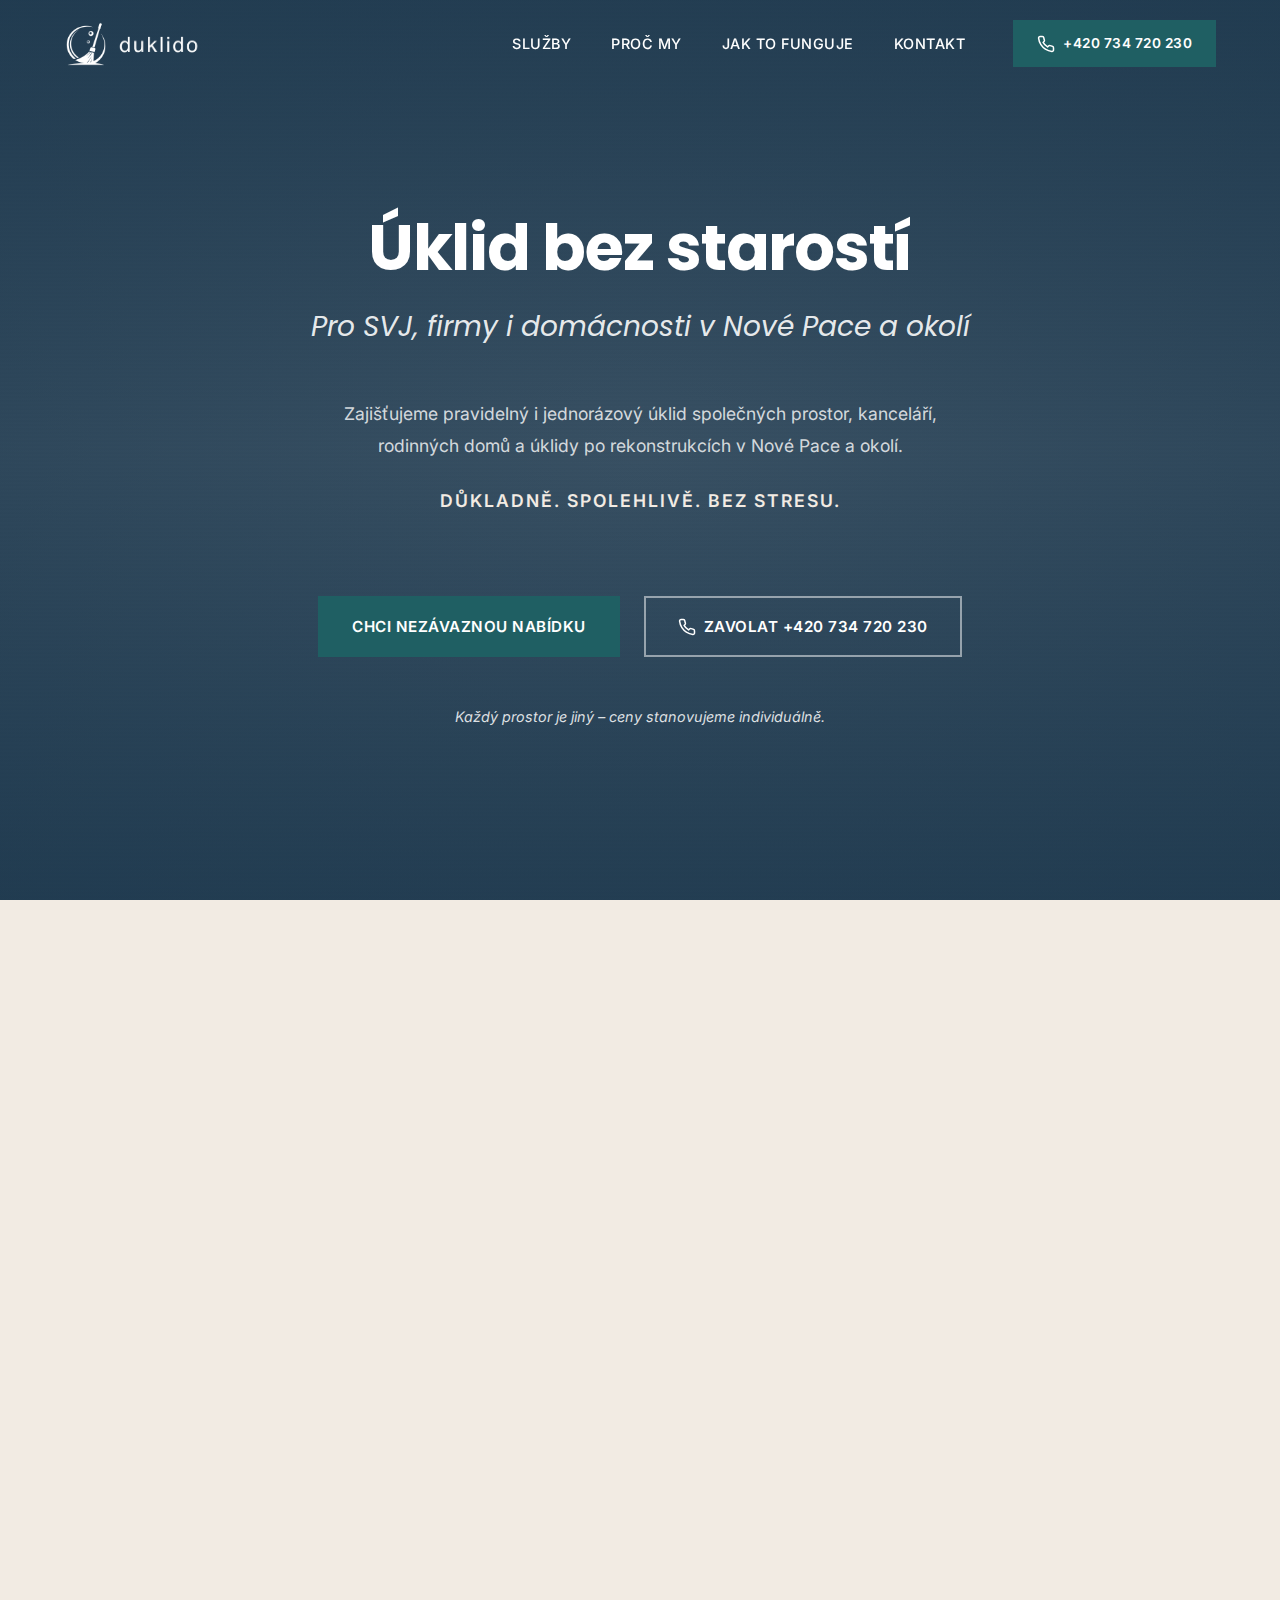
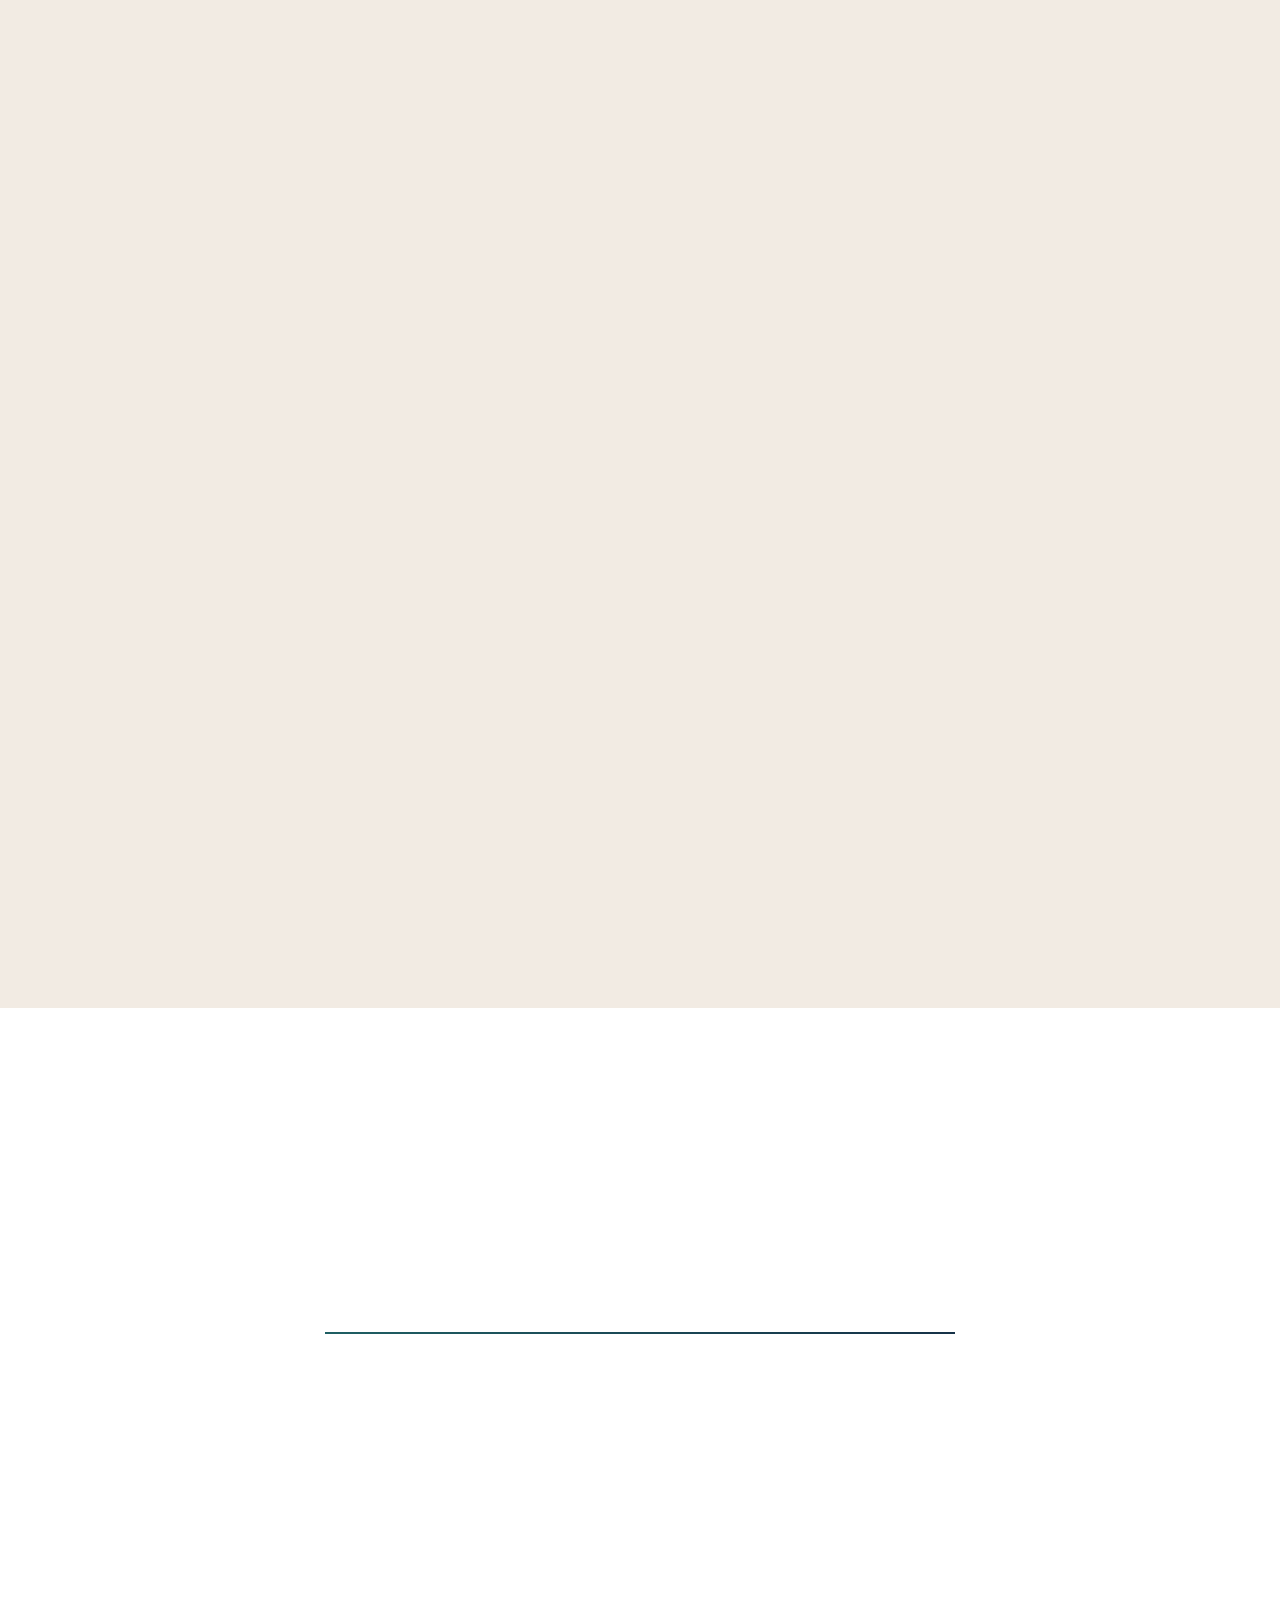
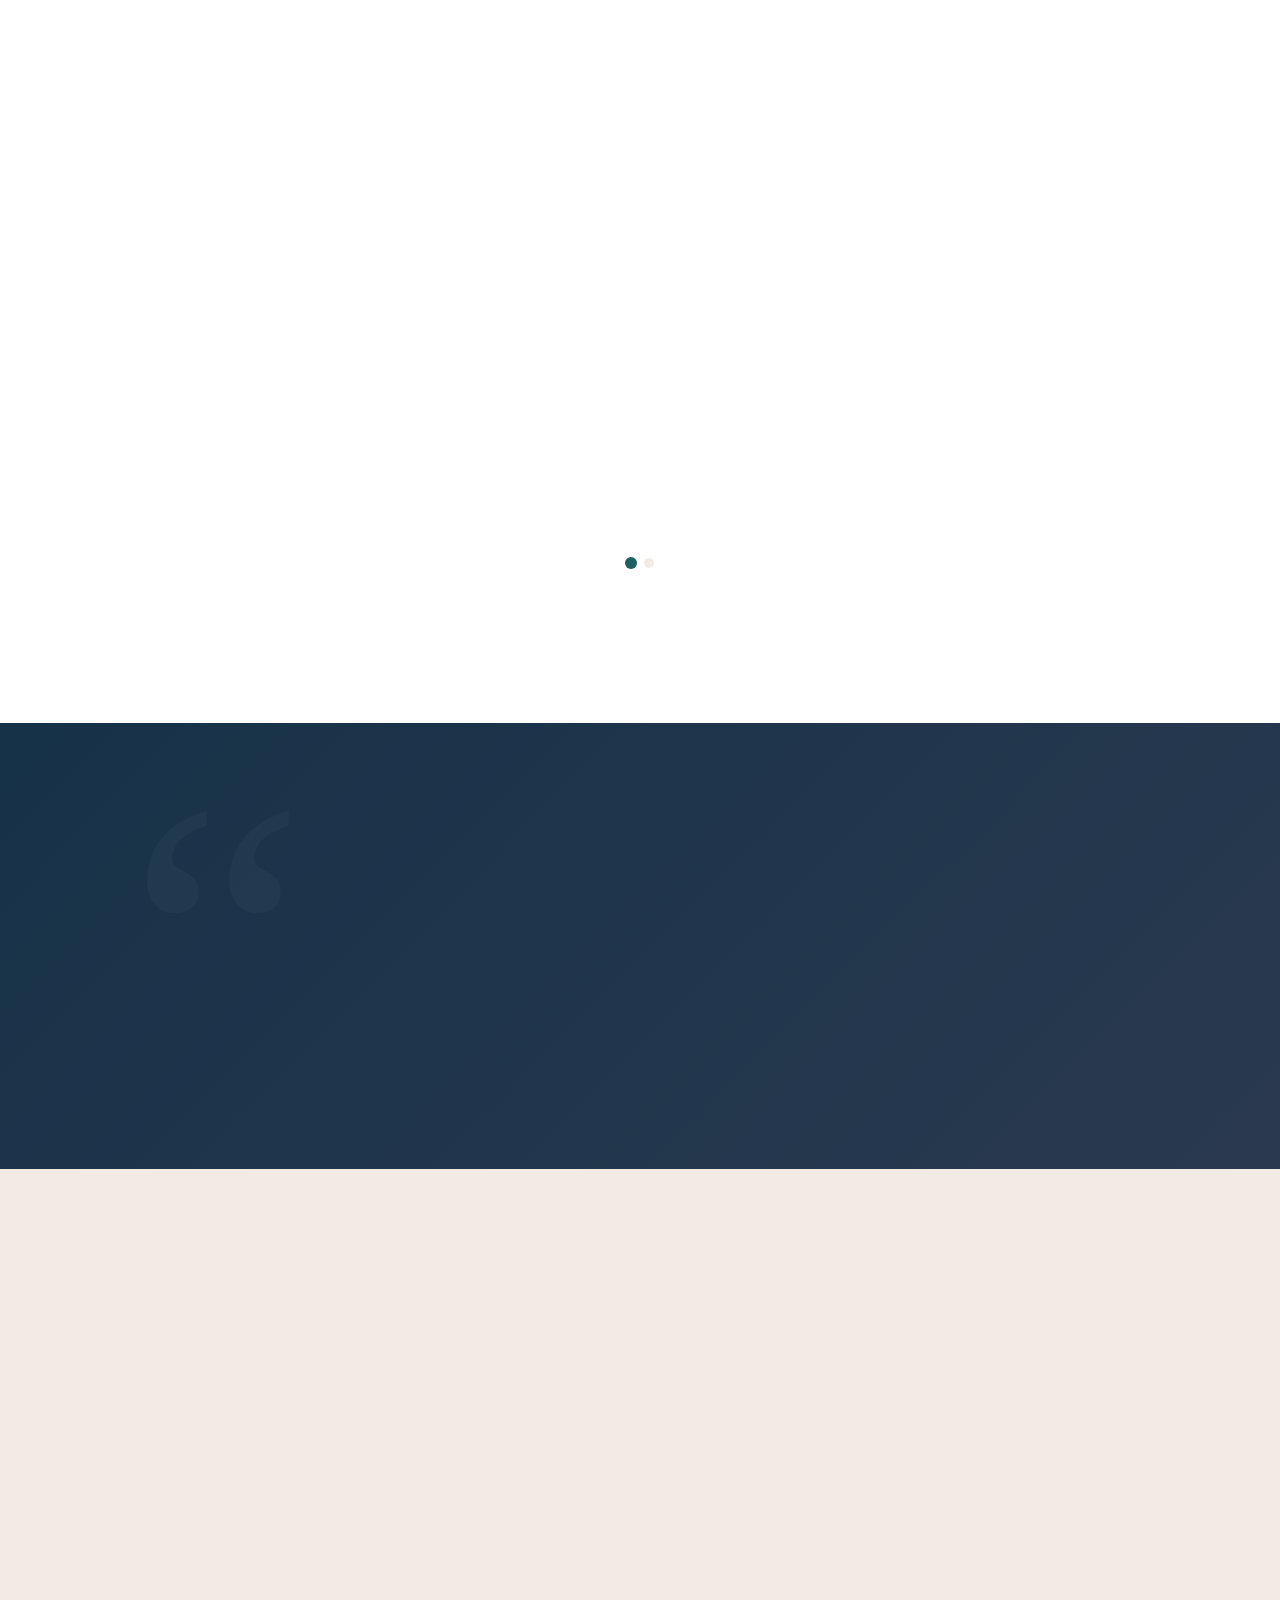
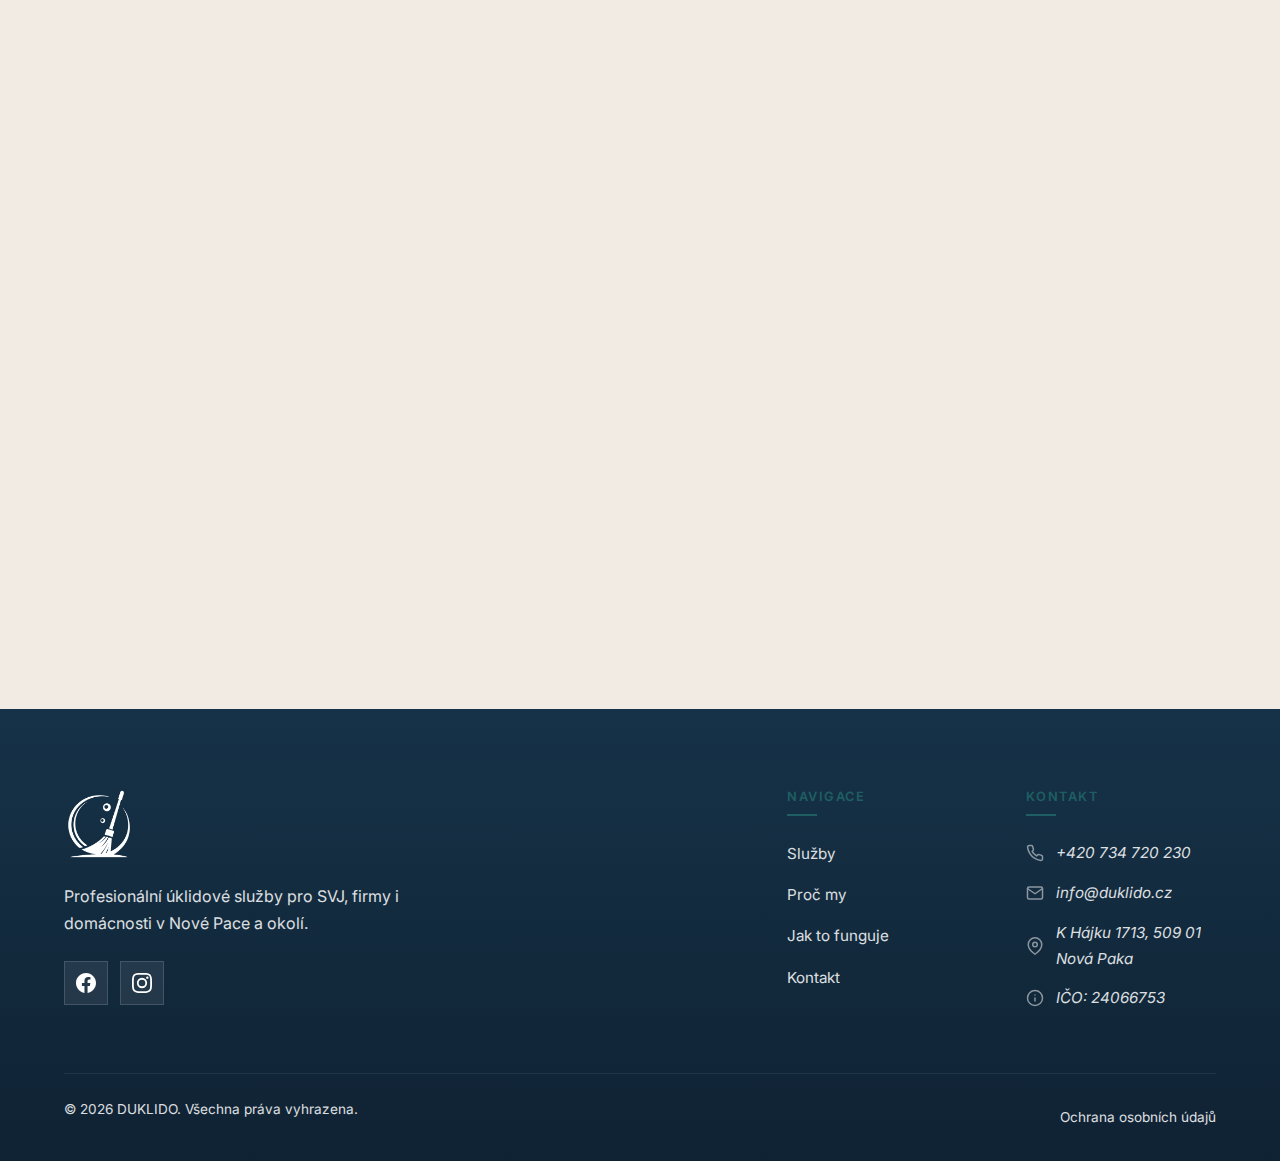
<file: index.html>
<!DOCTYPE html>
<html lang="cs">
<head>
    <meta charset="UTF-8">
    <meta name="viewport" content="width=device-width, initial-scale=1.0">
    <meta name="description" content="DUKLIDO - Profesionální úklidové služby v Nové Pace a okolí. Úklid pro SVJ, firmy i domácnosti. Důkladně, spolehlivě, bez stresu.">
    <meta name="robots" content="index, follow">
    <meta name="author" content="DUKLIDO">

    <!-- Open Graph / Social Media -->
    <meta property="og:type" content="website">
    <meta property="og:url" content="https://michalkud.github.io/duklido-web/">
    <meta property="og:title" content="DUKLIDO | Profesionální úklidové služby Nová Paka">
    <meta property="og:description" content="Profesionální úklidové služby v Nové Pace a okolí. Úklid pro SVJ, firmy i domácnosti. Důkladně, spolehlivě, bez stresu.">
    <meta property="og:locale" content="cs_CZ">
    <meta property="og:site_name" content="DUKLIDO">
    <meta property="og:image" content="resources/duklido/og-image.png">
    <meta property="og:image:width" content="1200">
    <meta property="og:image:height" content="630">
    <meta property="og:image:alt" content="DUKLIDO - Profesionální úklidové služby">

    <!-- Favicon -->
    <link rel="icon" type="image/svg+xml" href="resources/duklido/duklido_logo_1.svg">
    <link rel="apple-touch-icon" href="resources/duklido/duklido_logo_1.svg">

    <title>DUKLIDO | Profesionální úklidové služby Nová Paka - SVJ, firmy, domácnosti</title>

    <!-- Fonts: Poppins (modern headings) + Inter (body) -->
    <link rel="preconnect" href="https://fonts.googleapis.com">
    <link rel="preconnect" href="https://fonts.gstatic.com" crossorigin>
    <link href="https://fonts.googleapis.com/css2?family=Inter:wght@400;500;600;700&family=Poppins:wght@400;500;600;700&display=swap" rel="stylesheet">

    <!-- SEO: Canonical URL -->
    <link rel="canonical" href="https://michalkud.github.io/duklido-web/">
    <meta name="theme-color" content="#163248">

    <!-- Geo / Location meta tags -->
    <meta name="geo.region" content="CZ-KR">
    <meta name="geo.placename" content="Nová Paka">
    <meta name="geo.position" content="50.4942;15.5147">
    <meta name="ICBM" content="50.4942, 15.5147">

    <link rel="stylesheet" href="styles.css">

    <!-- JSON-LD Structured Data -->
    <script type="application/ld+json">
    {
      "@context": "https://schema.org",
      "@type": "LocalBusiness",
      "name": "DUKLIDO",
      "legalName": "duklido s.r.o.",
      "description": "Profesionální úklidové služby pro SVJ, firmy i domácnosti v Nové Pace a okolí. Pravidelný i jednorázový úklid.",
      "url": "https://michalkud.github.io/duklido-web/",
      "telephone": "+420734720230",
      "email": "info@duklido.cz",
      "image": "https://michalkud.github.io/duklido-web/resources/duklido/og-image.png",
      "logo": "https://michalkud.github.io/duklido-web/resources/duklido/duklido_logo_1.svg",
      "foundingDate": "2025-12-15",
      "address": {
        "@type": "PostalAddress",
        "streetAddress": "K Hájku 1713",
        "addressLocality": "Nová Paka",
        "addressRegion": "Královéhradecký kraj",
        "postalCode": "509 01",
        "addressCountry": "CZ"
      },
      "geo": {
        "@type": "GeoCoordinates",
        "latitude": 50.4942,
        "longitude": 15.5147
      },
      "areaServed": [
        {
          "@type": "City",
          "name": "Nová Paka"
        },
        {
          "@type": "GeoCircle",
          "geoMidpoint": {
            "@type": "GeoCoordinates",
            "latitude": 50.4942,
            "longitude": 15.5147
          },
          "geoRadius": "30000"
        }
      ],
      "taxID": "24066753",
      "priceRange": "$$",
      "openingHoursSpecification": [
        {
          "@type": "OpeningHoursSpecification",
          "dayOfWeek": ["Monday", "Tuesday", "Wednesday", "Thursday", "Friday"],
          "opens": "07:00",
          "closes": "17:00"
        }
      ],
      "aggregateRating": {
        "@type": "AggregateRating",
        "ratingValue": "5.0",
        "bestRating": "5",
        "worstRating": "1",
        "ratingCount": "11",
        "reviewCount": "11"
      },
      "hasOfferCatalog": {
        "@type": "OfferCatalog",
        "name": "Úklidové služby",
        "itemListElement": [
          {
            "@type": "OfferCatalog",
            "name": "Úklid pro SVJ a bytové domy",
            "itemListElement": [
              {
                "@type": "Offer",
                "itemOffered": {
                  "@type": "Service",
                  "name": "Pravidelný úklid společných prostor"
                }
              },
              {
                "@type": "Offer",
                "itemOffered": {
                  "@type": "Service",
                  "name": "Mytí oken"
                }
              },
              {
                "@type": "Offer",
                "itemOffered": {
                  "@type": "Service",
                  "name": "Údržba společných prostor a zázemí"
                }
              }
            ]
          },
          {
            "@type": "OfferCatalog",
            "name": "Úklid pro firmy",
            "itemListElement": [
              {
                "@type": "Offer",
                "itemOffered": {
                  "@type": "Service",
                  "name": "Pravidelný úklid kanceláří"
                }
              },
              {
                "@type": "Offer",
                "itemOffered": {
                  "@type": "Service",
                  "name": "Údržba společných prostor a zázemí"
                }
              }
            ]
          },
          {
            "@type": "OfferCatalog",
            "name": "Úklid pro domácnosti",
            "itemListElement": [
              {
                "@type": "Offer",
                "itemOffered": {
                  "@type": "Service",
                  "name": "Úklid rodinných domů a bytů"
                }
              }
            ]
          },
          {
            "@type": "OfferCatalog",
            "name": "Jednorázové úklidy",
            "itemListElement": [
              {
                "@type": "Offer",
                "itemOffered": {
                  "@type": "Service",
                  "name": "Úklid po rekonstrukci"
                }
              },
              {
                "@type": "Offer",
                "itemOffered": {
                  "@type": "Service",
                  "name": "Generální úklid"
                }
              }
            ]
          }
        ]
      },
      "sameAs": [
        "https://www.facebook.com/duklido",
        "https://www.instagram.com/duklido"
      ]
    }
    </script>
</head>
<body>
    <!-- Skip to main content for accessibility -->
    <a href="#hlavni-obsah" class="skip-link">Přeskočit na hlavní obsah</a>

    <!-- Mobile menu backdrop -->
    <div class="nav-backdrop" aria-hidden="true"></div>

    <!-- Navigation -->
    <nav class="navbar" id="navbar" role="navigation" aria-label="Hlavní navigace">
        <div class="container nav-container">
            <a href="#" class="nav-logo" aria-label="DUKLIDO - domovská stránka">
                <img src="resources/duklido/duklido_logo_1_white.png" alt="" class="logo-icon logo-white" aria-hidden="true">
                <img src="resources/duklido/duklido_1_white.png" alt="DUKLIDO" class="logo-text logo-white">
                <img src="resources/duklido/duklido_logo_1.png" alt="" class="logo-icon logo-dark" aria-hidden="true">
                <img src="resources/duklido/duklido_1.png" alt="DUKLIDO" class="logo-text logo-dark">
            </a>
            <button class="nav-toggle" id="navToggle" aria-label="Otevřít menu" aria-expanded="false" aria-controls="navMenu">
                <span class="hamburger" aria-hidden="true"></span>
            </button>
            <div class="nav-menu" id="navMenu">
                <ul class="nav-links">
                    <li><a href="#sluzby">Služby</a></li>
                    <li><a href="#proc-my">Proč my</a></li>
                    <li><a href="#jak-to-funguje">Jak to funguje</a></li>
                    <li><a href="#kontakt">Kontakt</a></li>
                </ul>
                <a href="tel:+420734720230" class="nav-cta" aria-label="Zavolat na +420 734 720 230">
                    <svg width="18" height="18" viewBox="0 0 24 24" fill="none" stroke="currentColor" stroke-width="2" stroke-linecap="round" stroke-linejoin="round" aria-hidden="true">
                        <path d="M22 16.92v3a2 2 0 0 1-2.18 2 19.79 19.79 0 0 1-8.63-3.07 19.5 19.5 0 0 1-6-6 19.79 19.79 0 0 1-3.07-8.67A2 2 0 0 1 4.11 2h3a2 2 0 0 1 2 1.72 12.84 12.84 0 0 0 .7 2.81 2 2 0 0 1-.45 2.11L8.09 9.91a16 16 0 0 0 6 6l1.27-1.27a2 2 0 0 1 2.11-.45 12.84 12.84 0 0 0 2.81.7A2 2 0 0 1 22 16.92z"/>
                    </svg>
                    <span>+420 734 720 230</span>
                </a>
            </div>
        </div>
    </nav>

    <!-- Main Content -->
    <main id="hlavni-obsah">
        <!-- Hero Section with Gradient Background -->
        <section class="hero" id="hero" aria-label="Úvodní sekce">
            <div class="container hero-container">
                <div class="hero-content fade-in">
                    <h1 class="hero-title">Úklid bez starostí</h1>
                    <p class="hero-subtitle">Pro SVJ, firmy i domácnosti v Nové Pace a okolí</p>
                    <p class="hero-text">
                        Zajišťujeme pravidelný i jednorázový úklid společných prostor,
                        kanceláří, rodinných domů a úklidy po rekonstrukcích v Nové Pace a okolí.
                    </p>
                    <p class="hero-tagline">Důkladně. Spolehlivě. Bez stresu.</p>
                    <div class="hero-ctas">
                        <a href="#kontakt" class="btn btn-primary">Chci nezávaznou nabídku</a>
                        <a href="tel:+420734720230" class="btn btn-secondary" aria-label="Zavolat na +420 734 720 230">
                            <svg width="18" height="18" viewBox="0 0 24 24" fill="none" stroke="currentColor" stroke-width="2" stroke-linecap="round" stroke-linejoin="round" aria-hidden="true">
                                <path d="M22 16.92v3a2 2 0 0 1-2.18 2 19.79 19.79 0 0 1-8.63-3.07 19.5 19.5 0 0 1-6-6 19.79 19.79 0 0 1-3.07-8.67A2 2 0 0 1 4.11 2h3a2 2 0 0 1 2 1.72 12.84 12.84 0 0 0 .7 2.81 2 2 0 0 1-.45 2.11L8.09 9.91a16 16 0 0 0 6 6l1.27-1.27a2 2 0 0 1 2.11-.45 12.84 12.84 0 0 0 2.81.7A2 2 0 0 1 22 16.92z"/>
                            </svg>
                            Zavolat +420 734 720 230
                        </a>
                    </div>
                    <p class="hero-note">Každý prostor je jiný – ceny stanovujeme individuálně.</p>
                </div>
            </div>
        </section>

        <!-- Services Section -->
        <section class="services" id="sluzby" aria-labelledby="sluzby-title">
            <div class="container">
                <header class="section-header fade-in">
                    <h2 class="section-title" id="sluzby-title">Naše služby</h2>
                    <div class="section-divider" aria-hidden="true"></div>
                </header>
                <div class="services-grid">
                    <article class="service-card fade-in">
                        <div class="service-icon" aria-hidden="true">
                            <svg width="40" height="40" viewBox="0 0 24 24" fill="none" stroke="currentColor" stroke-width="1.5" stroke-linecap="round" stroke-linejoin="round">
                                <rect x="4" y="2" width="16" height="20" rx="2" ry="2"/>
                                <path d="M9 22v-4h6v4"/>
                                <path d="M8 6h.01M16 6h.01M8 10h.01M16 10h.01M8 14h.01M16 14h.01"/>
                            </svg>
                        </div>
                        <h3 class="service-title">Pro SVJ a bytové domy</h3>
                        <ul class="service-list">
                            <li>Pravidelný úklid společných prostor</li>
                            <li>Mytí oken</li>
                            <li>Údržba společných prostor a zázemí</li>
                        </ul>
                    </article>
                    <article class="service-card fade-in">
                        <div class="service-icon" aria-hidden="true">
                            <svg width="40" height="40" viewBox="0 0 24 24" fill="none" stroke="currentColor" stroke-width="1.5" stroke-linecap="round" stroke-linejoin="round">
                                <rect x="2" y="3" width="20" height="14" rx="2" ry="2"/>
                                <line x1="8" y1="21" x2="16" y2="21"/>
                                <line x1="12" y1="17" x2="12" y2="21"/>
                            </svg>
                        </div>
                        <h3 class="service-title">Pro firmy</h3>
                        <ul class="service-list">
                            <li>Pravidelný úklid kanceláří</li>
                            <li>Údržba společných prostor a zázemí</li>
                        </ul>
                    </article>
                    <article class="service-card fade-in">
                        <div class="service-icon" aria-hidden="true">
                            <svg width="40" height="40" viewBox="0 0 24 24" fill="none" stroke="currentColor" stroke-width="1.5" stroke-linecap="round" stroke-linejoin="round">
                                <path d="M3 9l9-7 9 7v11a2 2 0 0 1-2 2H5a2 2 0 0 1-2-2z"/>
                                <polyline points="9 22 9 12 15 12 15 22"/>
                                <path d="M18 2v4"/>
                                <path d="M16 4h4"/>
                            </svg>
                        </div>
                        <h3 class="service-title">Pro domácnosti</h3>
                        <ul class="service-list">
                            <li>Úklid rodinných domů a bytů</li>
                            <li>Jednorázový nebo pravidelný úklid</li>
                        </ul>
                    </article>
                    <article class="service-card fade-in">
                        <div class="service-icon" aria-hidden="true">
                            <svg width="40" height="40" viewBox="0 0 24 24" fill="none" stroke="currentColor" stroke-width="1.5" stroke-linecap="round" stroke-linejoin="round">
                                <path d="M12 3l1.5 4.5L18 9l-4.5 1.5L12 15l-1.5-4.5L6 9l4.5-1.5L12 3z"/>
                                <path d="M5 19l1 3 1-3 3-1-3-1-1-3-1 3-3 1 3 1z"/>
                                <path d="M19 13l.5 1.5 1.5.5-1.5.5-.5 1.5-.5-1.5-1.5-.5 1.5-.5.5-1.5z"/>
                            </svg>
                        </div>
                        <h3 class="service-title">Jednorázové úklidy</h3>
                        <ul class="service-list">
                            <li>Úklid po rekonstrukci</li>
                            <li>Generální úklid</li>
                        </ul>
                    </article>
                </div>
            </div>
        </section>

        <!-- Why Us Section -->
        <section class="why-us" id="proc-my" aria-labelledby="proc-my-title">
            <div class="container">
                <header class="section-header fade-in">
                    <h2 class="section-title" id="proc-my-title">Proč si nás klienti vybírají</h2>
                    <div class="section-divider" aria-hidden="true"></div>
                </header>
                <div class="values-grid">
                    <article class="value-card fade-in">
                        <div class="value-icon" aria-hidden="true">
                            <svg width="32" height="32" viewBox="0 0 24 24" fill="none" stroke="currentColor" stroke-width="2" stroke-linecap="round" stroke-linejoin="round">
                                <path d="M22 11.08V12a10 10 0 1 1-5.93-9.14"/>
                                <polyline points="22 4 12 14.01 9 11.01"/>
                            </svg>
                        </div>
                        <h3 class="value-title">Důkladnost</h3>
                        <p class="value-text">Každý úklid má viditelný výsledek.</p>
                    </article>
                    <article class="value-card fade-in">
                        <div class="value-icon" aria-hidden="true">
                            <svg width="32" height="32" viewBox="0 0 24 24" fill="none" stroke="currentColor" stroke-width="2" stroke-linecap="round" stroke-linejoin="round">
                                <circle cx="12" cy="12" r="10"/>
                                <polyline points="12 6 12 12 16 14"/>
                            </svg>
                        </div>
                        <h3 class="value-title">Spolehlivost</h3>
                        <p class="value-text">Co slíbíme, to splníme.</p>
                    </article>
                    <article class="value-card fade-in">
                        <div class="value-icon" aria-hidden="true">
                            <svg width="32" height="32" viewBox="0 0 24 24" fill="none" stroke="currentColor" stroke-width="2" stroke-linecap="round" stroke-linejoin="round">
                                <path d="M12 22s8-4 8-10V5l-8-3-8 3v7c0 6 8 10 8 10z"/>
                            </svg>
                        </div>
                        <h3 class="value-title">Férový přístup</h3>
                        <p class="value-text">Jasná domluva, žádné zkratky.</p>
                    </article>
                    <article class="value-card fade-in">
                        <div class="value-icon" aria-hidden="true">
                            <svg width="32" height="32" viewBox="0 0 24 24" fill="none" stroke="currentColor" stroke-width="2" stroke-linecap="round" stroke-linejoin="round">
                                <path d="M20.84 4.61a5.5 5.5 0 0 0-7.78 0L12 5.67l-1.06-1.06a5.5 5.5 0 0 0-7.78 7.78l1.06 1.06L12 21.23l7.78-7.78 1.06-1.06a5.5 5.5 0 0 0 0-7.78z"/>
                            </svg>
                        </div>
                        <h3 class="value-title">Lidskost</h3>
                        <p class="value-text">Nejsme anonymní firma, za značkou stojí lidé.</p>
                    </article>
                </div>
            </div>
        </section>

        <!-- How It Works Section -->
        <section class="how-it-works" id="jak-to-funguje" aria-labelledby="jak-to-funguje-title">
            <div class="container">
                <header class="section-header fade-in">
                    <h2 class="section-title" id="jak-to-funguje-title">Jak to funguje</h2>
                    <div class="section-divider" aria-hidden="true"></div>
                </header>
                <div class="steps-container">
                    <article class="step fade-in">
                        <div class="step-number" aria-hidden="true">1</div>
                        <div class="step-content">
                            <h3 class="step-title">Ozvete se nám</h3>
                            <p class="step-text">Telefonicky nebo e-mailem.</p>
                        </div>
                    </article>
                    <article class="step fade-in">
                        <div class="step-number" aria-hidden="true">2</div>
                        <div class="step-content">
                            <h3 class="step-title">Zmapujeme váš prostor</h3>
                            <p class="step-text">Domluvíme rozsah úklidu.</p>
                        </div>
                    </article>
                    <article class="step fade-in">
                        <div class="step-number" aria-hidden="true">3</div>
                        <div class="step-content">
                            <h3 class="step-title">Připravíme nabídku</h3>
                            <p class="step-text">Nezávazná nabídka na míru.</p>
                        </div>
                    </article>
                </div>
            </div>
        </section>

        <!-- Reviews Section - Google Reviews Carousel -->
        <section class="reviews" id="recenze" aria-labelledby="recenze-title">
            <div class="container">
                <!-- Header with Google branding -->
                <header class="reviews-header fade-in">
                    <div class="reviews-google-badge">
                        <svg width="32" height="32" viewBox="0 0 24 24">
                            <path fill="#4285F4" d="M22.56 12.25c0-.78-.07-1.53-.2-2.25H12v4.26h5.92c-.26 1.37-1.04 2.53-2.21 3.31v2.77h3.57c2.08-1.92 3.28-4.74 3.28-8.09z"/>
                            <path fill="#34A853" d="M12 23c2.97 0 5.46-.98 7.28-2.66l-3.57-2.77c-.98.66-2.23 1.06-3.71 1.06-2.86 0-5.29-1.93-6.16-4.53H2.18v2.84C3.99 20.53 7.7 23 12 23z"/>
                            <path fill="#FBBC05" d="M5.84 14.09c-.22-.66-.35-1.36-.35-2.09s.13-1.43.35-2.09V7.07H2.18C1.43 8.55 1 10.22 1 12s.43 3.45 1.18 4.93l2.85-2.22.81-.62z"/>
                            <path fill="#EA4335" d="M12 5.38c1.62 0 3.06.56 4.21 1.64l3.15-3.15C17.45 2.09 14.97 1 12 1 7.7 1 3.99 3.47 2.18 7.07l3.66 2.84c.87-2.6 3.3-4.53 6.16-4.53z"/>
                        </svg>
                        <span class="reviews-rating">5.0</span>
                        <div class="reviews-stars">
                            <svg width="20" height="20" viewBox="0 0 24 24" fill="#FBBC05"><path d="M12 2l3.09 6.26L22 9.27l-5 4.87 1.18 6.88L12 17.77l-6.18 3.25L7 14.14 2 9.27l6.91-1.01L12 2z"/></svg>
                            <svg width="20" height="20" viewBox="0 0 24 24" fill="#FBBC05"><path d="M12 2l3.09 6.26L22 9.27l-5 4.87 1.18 6.88L12 17.77l-6.18 3.25L7 14.14 2 9.27l6.91-1.01L12 2z"/></svg>
                            <svg width="20" height="20" viewBox="0 0 24 24" fill="#FBBC05"><path d="M12 2l3.09 6.26L22 9.27l-5 4.87 1.18 6.88L12 17.77l-6.18 3.25L7 14.14 2 9.27l6.91-1.01L12 2z"/></svg>
                            <svg width="20" height="20" viewBox="0 0 24 24" fill="#FBBC05"><path d="M12 2l3.09 6.26L22 9.27l-5 4.87 1.18 6.88L12 17.77l-6.18 3.25L7 14.14 2 9.27l6.91-1.01L12 2z"/></svg>
                            <svg width="20" height="20" viewBox="0 0 24 24" fill="#FBBC05"><path d="M12 2l3.09 6.26L22 9.27l-5 4.87 1.18 6.88L12 17.77l-6.18 3.25L7 14.14 2 9.27l6.91-1.01L12 2z"/></svg>
                        </div>
                        <span class="reviews-count">z 11 recenzí</span>
                    </div>
                </header>

                <!-- Reviews Carousel -->
                <div class="reviews-carousel fade-in" id="reviewsCarousel">
                    <button class="carousel-arrow carousel-prev" aria-label="Předchozí recenze">
                        <svg width="24" height="24" viewBox="0 0 24 24" fill="none" stroke="currentColor" stroke-width="2" stroke-linecap="round" stroke-linejoin="round">
                            <polyline points="15 18 9 12 15 6"></polyline>
                        </svg>
                    </button>

                    <div class="carousel-track-container">
                        <div class="carousel-track">
                            <!-- Review 1 -->
                            <article class="review-card carousel-slide">
                                <div class="review-card-top">
                                    <div class="review-avatar">Z</div>
                                    <div class="review-info">
                                        <span class="review-name">Zuzana Jirutková</span>
                                        <div class="review-stars">
                                            <svg width="14" height="14" viewBox="0 0 24 24" fill="#FBBC05"><path d="M12 2l3.09 6.26L22 9.27l-5 4.87 1.18 6.88L12 17.77l-6.18 3.25L7 14.14 2 9.27l6.91-1.01L12 2z"/></svg>
                                            <svg width="14" height="14" viewBox="0 0 24 24" fill="#FBBC05"><path d="M12 2l3.09 6.26L22 9.27l-5 4.87 1.18 6.88L12 17.77l-6.18 3.25L7 14.14 2 9.27l6.91-1.01L12 2z"/></svg>
                                            <svg width="14" height="14" viewBox="0 0 24 24" fill="#FBBC05"><path d="M12 2l3.09 6.26L22 9.27l-5 4.87 1.18 6.88L12 17.77l-6.18 3.25L7 14.14 2 9.27l6.91-1.01L12 2z"/></svg>
                                            <svg width="14" height="14" viewBox="0 0 24 24" fill="#FBBC05"><path d="M12 2l3.09 6.26L22 9.27l-5 4.87 1.18 6.88L12 17.77l-6.18 3.25L7 14.14 2 9.27l6.91-1.01L12 2z"/></svg>
                                            <svg width="14" height="14" viewBox="0 0 24 24" fill="#FBBC05"><path d="M12 2l3.09 6.26L22 9.27l-5 4.87 1.18 6.88L12 17.77l-6.18 3.25L7 14.14 2 9.27l6.91-1.01L12 2z"/></svg>
                                        </div>
                                    </div>
                                    <svg class="review-google" width="20" height="20" viewBox="0 0 24 24">
                                        <path fill="#4285F4" d="M22.56 12.25c0-.78-.07-1.53-.2-2.25H12v4.26h5.92c-.26 1.37-1.04 2.53-2.21 3.31v2.77h3.57c2.08-1.92 3.28-4.74 3.28-8.09z"/>
                                        <path fill="#34A853" d="M12 23c2.97 0 5.46-.98 7.28-2.66l-3.57-2.77c-.98.66-2.23 1.06-3.71 1.06-2.86 0-5.29-1.93-6.16-4.53H2.18v2.84C3.99 20.53 7.7 23 12 23z"/>
                                        <path fill="#FBBC05" d="M5.84 14.09c-.22-.66-.35-1.36-.35-2.09s.13-1.43.35-2.09V7.07H2.18C1.43 8.55 1 10.22 1 12s.43 3.45 1.18 4.93l2.85-2.22.81-.62z"/>
                                        <path fill="#EA4335" d="M12 5.38c1.62 0 3.06.56 4.21 1.64l3.15-3.15C17.45 2.09 14.97 1 12 1 7.7 1 3.99 3.47 2.18 7.07l3.66 2.84c.87-2.6 3.3-4.53 6.16-4.53z"/>
                                    </svg>
                                </div>
                                <blockquote class="review-text">
                                    „Vřele doporučuji všem! S úklidem jsem nad míru spokojená. Tým dorazil na čas, uklidil pečlivě co měl, vlastně i něco málo navíc. Komunikace výborná."
                                </blockquote>
                            </article>

                            <!-- Review 2 -->
                            <article class="review-card carousel-slide">
                                <div class="review-card-top">
                                    <div class="review-avatar">T</div>
                                    <div class="review-info">
                                        <span class="review-name">Tomáš Martinec</span>
                                        <div class="review-stars">
                                            <svg width="14" height="14" viewBox="0 0 24 24" fill="#FBBC05"><path d="M12 2l3.09 6.26L22 9.27l-5 4.87 1.18 6.88L12 17.77l-6.18 3.25L7 14.14 2 9.27l6.91-1.01L12 2z"/></svg>
                                            <svg width="14" height="14" viewBox="0 0 24 24" fill="#FBBC05"><path d="M12 2l3.09 6.26L22 9.27l-5 4.87 1.18 6.88L12 17.77l-6.18 3.25L7 14.14 2 9.27l6.91-1.01L12 2z"/></svg>
                                            <svg width="14" height="14" viewBox="0 0 24 24" fill="#FBBC05"><path d="M12 2l3.09 6.26L22 9.27l-5 4.87 1.18 6.88L12 17.77l-6.18 3.25L7 14.14 2 9.27l6.91-1.01L12 2z"/></svg>
                                            <svg width="14" height="14" viewBox="0 0 24 24" fill="#FBBC05"><path d="M12 2l3.09 6.26L22 9.27l-5 4.87 1.18 6.88L12 17.77l-6.18 3.25L7 14.14 2 9.27l6.91-1.01L12 2z"/></svg>
                                            <svg width="14" height="14" viewBox="0 0 24 24" fill="#FBBC05"><path d="M12 2l3.09 6.26L22 9.27l-5 4.87 1.18 6.88L12 17.77l-6.18 3.25L7 14.14 2 9.27l6.91-1.01L12 2z"/></svg>
                                        </div>
                                    </div>
                                    <svg class="review-google" width="20" height="20" viewBox="0 0 24 24">
                                        <path fill="#4285F4" d="M22.56 12.25c0-.78-.07-1.53-.2-2.25H12v4.26h5.92c-.26 1.37-1.04 2.53-2.21 3.31v2.77h3.57c2.08-1.92 3.28-4.74 3.28-8.09z"/>
                                        <path fill="#34A853" d="M12 23c2.97 0 5.46-.98 7.28-2.66l-3.57-2.77c-.98.66-2.23 1.06-3.71 1.06-2.86 0-5.29-1.93-6.16-4.53H2.18v2.84C3.99 20.53 7.7 23 12 23z"/>
                                        <path fill="#FBBC05" d="M5.84 14.09c-.22-.66-.35-1.36-.35-2.09s.13-1.43.35-2.09V7.07H2.18C1.43 8.55 1 10.22 1 12s.43 3.45 1.18 4.93l2.85-2.22.81-.62z"/>
                                        <path fill="#EA4335" d="M12 5.38c1.62 0 3.06.56 4.21 1.64l3.15-3.15C17.45 2.09 14.97 1 12 1 7.7 1 3.99 3.47 2.18 7.07l3.66 2.84c.87-2.6 3.3-4.53 6.16-4.53z"/>
                                    </svg>
                                </div>
                                <blockquote class="review-text">
                                    „Úklidové služby využívám pravidelně už dva roky. Vždy je vše naprosto perfektní - úklid, žehlení, mytí oken. Nic není problém a vždy je vše perfektně udělané."
                                </blockquote>
                            </article>

                            <!-- Review 3 -->
                            <article class="review-card carousel-slide">
                                <div class="review-card-top">
                                    <div class="review-avatar">A</div>
                                    <div class="review-info">
                                        <span class="review-name">Adéla Richterová</span>
                                        <div class="review-stars">
                                            <svg width="14" height="14" viewBox="0 0 24 24" fill="#FBBC05"><path d="M12 2l3.09 6.26L22 9.27l-5 4.87 1.18 6.88L12 17.77l-6.18 3.25L7 14.14 2 9.27l6.91-1.01L12 2z"/></svg>
                                            <svg width="14" height="14" viewBox="0 0 24 24" fill="#FBBC05"><path d="M12 2l3.09 6.26L22 9.27l-5 4.87 1.18 6.88L12 17.77l-6.18 3.25L7 14.14 2 9.27l6.91-1.01L12 2z"/></svg>
                                            <svg width="14" height="14" viewBox="0 0 24 24" fill="#FBBC05"><path d="M12 2l3.09 6.26L22 9.27l-5 4.87 1.18 6.88L12 17.77l-6.18 3.25L7 14.14 2 9.27l6.91-1.01L12 2z"/></svg>
                                            <svg width="14" height="14" viewBox="0 0 24 24" fill="#FBBC05"><path d="M12 2l3.09 6.26L22 9.27l-5 4.87 1.18 6.88L12 17.77l-6.18 3.25L7 14.14 2 9.27l6.91-1.01L12 2z"/></svg>
                                            <svg width="14" height="14" viewBox="0 0 24 24" fill="#FBBC05"><path d="M12 2l3.09 6.26L22 9.27l-5 4.87 1.18 6.88L12 17.77l-6.18 3.25L7 14.14 2 9.27l6.91-1.01L12 2z"/></svg>
                                        </div>
                                    </div>
                                    <svg class="review-google" width="20" height="20" viewBox="0 0 24 24">
                                        <path fill="#4285F4" d="M22.56 12.25c0-.78-.07-1.53-.2-2.25H12v4.26h5.92c-.26 1.37-1.04 2.53-2.21 3.31v2.77h3.57c2.08-1.92 3.28-4.74 3.28-8.09z"/>
                                        <path fill="#34A853" d="M12 23c2.97 0 5.46-.98 7.28-2.66l-3.57-2.77c-.98.66-2.23 1.06-3.71 1.06-2.86 0-5.29-1.93-6.16-4.53H2.18v2.84C3.99 20.53 7.7 23 12 23z"/>
                                        <path fill="#FBBC05" d="M5.84 14.09c-.22-.66-.35-1.36-.35-2.09s.13-1.43.35-2.09V7.07H2.18C1.43 8.55 1 10.22 1 12s.43 3.45 1.18 4.93l2.85-2.22.81-.62z"/>
                                        <path fill="#EA4335" d="M12 5.38c1.62 0 3.06.56 4.21 1.64l3.15-3.15C17.45 2.09 14.97 1 12 1 7.7 1 3.99 3.47 2.18 7.07l3.66 2.84c.87-2.6 3.3-4.53 6.16-4.53z"/>
                                    </svg>
                                </div>
                                <blockquote class="review-text">
                                    „Poprvé jsem využila úklid v domě mého otce, kde si tým opravdu mákl. Od té doby mi tým chodí pravidelně a vše je vždy skvělé a precizně udělané."
                                </blockquote>
                            </article>

                            <!-- Review 4 -->
                            <article class="review-card carousel-slide">
                                <div class="review-card-top">
                                    <div class="review-avatar">J</div>
                                    <div class="review-info">
                                        <span class="review-name">Jiřina Dytrychová</span>
                                        <div class="review-stars">
                                            <svg width="14" height="14" viewBox="0 0 24 24" fill="#FBBC05"><path d="M12 2l3.09 6.26L22 9.27l-5 4.87 1.18 6.88L12 17.77l-6.18 3.25L7 14.14 2 9.27l6.91-1.01L12 2z"/></svg>
                                            <svg width="14" height="14" viewBox="0 0 24 24" fill="#FBBC05"><path d="M12 2l3.09 6.26L22 9.27l-5 4.87 1.18 6.88L12 17.77l-6.18 3.25L7 14.14 2 9.27l6.91-1.01L12 2z"/></svg>
                                            <svg width="14" height="14" viewBox="0 0 24 24" fill="#FBBC05"><path d="M12 2l3.09 6.26L22 9.27l-5 4.87 1.18 6.88L12 17.77l-6.18 3.25L7 14.14 2 9.27l6.91-1.01L12 2z"/></svg>
                                            <svg width="14" height="14" viewBox="0 0 24 24" fill="#FBBC05"><path d="M12 2l3.09 6.26L22 9.27l-5 4.87 1.18 6.88L12 17.77l-6.18 3.25L7 14.14 2 9.27l6.91-1.01L12 2z"/></svg>
                                            <svg width="14" height="14" viewBox="0 0 24 24" fill="#FBBC05"><path d="M12 2l3.09 6.26L22 9.27l-5 4.87 1.18 6.88L12 17.77l-6.18 3.25L7 14.14 2 9.27l6.91-1.01L12 2z"/></svg>
                                        </div>
                                    </div>
                                    <svg class="review-google" width="20" height="20" viewBox="0 0 24 24">
                                        <path fill="#4285F4" d="M22.56 12.25c0-.78-.07-1.53-.2-2.25H12v4.26h5.92c-.26 1.37-1.04 2.53-2.21 3.31v2.77h3.57c2.08-1.92 3.28-4.74 3.28-8.09z"/>
                                        <path fill="#34A853" d="M12 23c2.97 0 5.46-.98 7.28-2.66l-3.57-2.77c-.98.66-2.23 1.06-3.71 1.06-2.86 0-5.29-1.93-6.16-4.53H2.18v2.84C3.99 20.53 7.7 23 12 23z"/>
                                        <path fill="#FBBC05" d="M5.84 14.09c-.22-.66-.35-1.36-.35-2.09s.13-1.43.35-2.09V7.07H2.18C1.43 8.55 1 10.22 1 12s.43 3.45 1.18 4.93l2.85-2.22.81-.62z"/>
                                        <path fill="#EA4335" d="M12 5.38c1.62 0 3.06.56 4.21 1.64l3.15-3.15C17.45 2.09 14.97 1 12 1 7.7 1 3.99 3.47 2.18 7.07l3.66 2.84c.87-2.6 3.3-4.53 6.16-4.53z"/>
                                    </svg>
                                </div>
                                <blockquote class="review-text">
                                    „S touto úklidovou firmou mám skvělou zkušenost. Komunikace byla rychlá, tým dorazil na čas a úklid byl opravdu důkladný. Oceňuji pečlivost a férovou cenu."
                                </blockquote>
                            </article>

                            <!-- Review 5 -->
                            <article class="review-card carousel-slide">
                                <div class="review-card-top">
                                    <div class="review-avatar">M</div>
                                    <div class="review-info">
                                        <span class="review-name">Markéta Novotná</span>
                                        <div class="review-stars">
                                            <svg width="14" height="14" viewBox="0 0 24 24" fill="#FBBC05"><path d="M12 2l3.09 6.26L22 9.27l-5 4.87 1.18 6.88L12 17.77l-6.18 3.25L7 14.14 2 9.27l6.91-1.01L12 2z"/></svg>
                                            <svg width="14" height="14" viewBox="0 0 24 24" fill="#FBBC05"><path d="M12 2l3.09 6.26L22 9.27l-5 4.87 1.18 6.88L12 17.77l-6.18 3.25L7 14.14 2 9.27l6.91-1.01L12 2z"/></svg>
                                            <svg width="14" height="14" viewBox="0 0 24 24" fill="#FBBC05"><path d="M12 2l3.09 6.26L22 9.27l-5 4.87 1.18 6.88L12 17.77l-6.18 3.25L7 14.14 2 9.27l6.91-1.01L12 2z"/></svg>
                                            <svg width="14" height="14" viewBox="0 0 24 24" fill="#FBBC05"><path d="M12 2l3.09 6.26L22 9.27l-5 4.87 1.18 6.88L12 17.77l-6.18 3.25L7 14.14 2 9.27l6.91-1.01L12 2z"/></svg>
                                            <svg width="14" height="14" viewBox="0 0 24 24" fill="#FBBC05"><path d="M12 2l3.09 6.26L22 9.27l-5 4.87 1.18 6.88L12 17.77l-6.18 3.25L7 14.14 2 9.27l6.91-1.01L12 2z"/></svg>
                                        </div>
                                    </div>
                                    <svg class="review-google" width="20" height="20" viewBox="0 0 24 24">
                                        <path fill="#4285F4" d="M22.56 12.25c0-.78-.07-1.53-.2-2.25H12v4.26h5.92c-.26 1.37-1.04 2.53-2.21 3.31v2.77h3.57c2.08-1.92 3.28-4.74 3.28-8.09z"/>
                                        <path fill="#34A853" d="M12 23c2.97 0 5.46-.98 7.28-2.66l-3.57-2.77c-.98.66-2.23 1.06-3.71 1.06-2.86 0-5.29-1.93-6.16-4.53H2.18v2.84C3.99 20.53 7.7 23 12 23z"/>
                                        <path fill="#FBBC05" d="M5.84 14.09c-.22-.66-.35-1.36-.35-2.09s.13-1.43.35-2.09V7.07H2.18C1.43 8.55 1 10.22 1 12s.43 3.45 1.18 4.93l2.85-2.22.81-.62z"/>
                                        <path fill="#EA4335" d="M12 5.38c1.62 0 3.06.56 4.21 1.64l3.15-3.15C17.45 2.09 14.97 1 12 1 7.7 1 3.99 3.47 2.18 7.07l3.66 2.84c.87-2.6 3.3-4.53 6.16-4.53z"/>
                                    </svg>
                                </div>
                                <blockquote class="review-text">
                                    „Využívám služby již několik let a jsem maximálně spokojená. Bezvadný úklid domácnosti, mytí oken, čištění pohovek a koberců. Vždy profesionální přístup."
                                </blockquote>
                            </article>

                            <!-- Review 6 -->
                            <article class="review-card carousel-slide">
                                <div class="review-card-top">
                                    <div class="review-avatar">L</div>
                                    <div class="review-info">
                                        <span class="review-name">Lucy Černá</span>
                                        <div class="review-stars">
                                            <svg width="14" height="14" viewBox="0 0 24 24" fill="#FBBC05"><path d="M12 2l3.09 6.26L22 9.27l-5 4.87 1.18 6.88L12 17.77l-6.18 3.25L7 14.14 2 9.27l6.91-1.01L12 2z"/></svg>
                                            <svg width="14" height="14" viewBox="0 0 24 24" fill="#FBBC05"><path d="M12 2l3.09 6.26L22 9.27l-5 4.87 1.18 6.88L12 17.77l-6.18 3.25L7 14.14 2 9.27l6.91-1.01L12 2z"/></svg>
                                            <svg width="14" height="14" viewBox="0 0 24 24" fill="#FBBC05"><path d="M12 2l3.09 6.26L22 9.27l-5 4.87 1.18 6.88L12 17.77l-6.18 3.25L7 14.14 2 9.27l6.91-1.01L12 2z"/></svg>
                                            <svg width="14" height="14" viewBox="0 0 24 24" fill="#FBBC05"><path d="M12 2l3.09 6.26L22 9.27l-5 4.87 1.18 6.88L12 17.77l-6.18 3.25L7 14.14 2 9.27l6.91-1.01L12 2z"/></svg>
                                            <svg width="14" height="14" viewBox="0 0 24 24" fill="#FBBC05"><path d="M12 2l3.09 6.26L22 9.27l-5 4.87 1.18 6.88L12 17.77l-6.18 3.25L7 14.14 2 9.27l6.91-1.01L12 2z"/></svg>
                                        </div>
                                    </div>
                                    <svg class="review-google" width="20" height="20" viewBox="0 0 24 24">
                                        <path fill="#4285F4" d="M22.56 12.25c0-.78-.07-1.53-.2-2.25H12v4.26h5.92c-.26 1.37-1.04 2.53-2.21 3.31v2.77h3.57c2.08-1.92 3.28-4.74 3.28-8.09z"/>
                                        <path fill="#34A853" d="M12 23c2.97 0 5.46-.98 7.28-2.66l-3.57-2.77c-.98.66-2.23 1.06-3.71 1.06-2.86 0-5.29-1.93-6.16-4.53H2.18v2.84C3.99 20.53 7.7 23 12 23z"/>
                                        <path fill="#FBBC05" d="M5.84 14.09c-.22-.66-.35-1.36-.35-2.09s.13-1.43.35-2.09V7.07H2.18C1.43 8.55 1 10.22 1 12s.43 3.45 1.18 4.93l2.85-2.22.81-.62z"/>
                                        <path fill="#EA4335" d="M12 5.38c1.62 0 3.06.56 4.21 1.64l3.15-3.15C17.45 2.09 14.97 1 12 1 7.7 1 3.99 3.47 2.18 7.07l3.66 2.84c.87-2.6 3.3-4.53 6.16-4.53z"/>
                                    </svg>
                                </div>
                                <blockquote class="review-text">
                                    „Úklid je precizní, rychlý a opravdu znatelný. Spolehlivá, příjemná a stoprocentně důvěryhodná služba. Doporučuju bez váhání. Využiji zas a znovu!"
                                </blockquote>
                            </article>
                        </div>
                    </div>

                    <button class="carousel-arrow carousel-next" aria-label="Další recenze">
                        <svg width="24" height="24" viewBox="0 0 24 24" fill="none" stroke="currentColor" stroke-width="2" stroke-linecap="round" stroke-linejoin="round">
                            <polyline points="9 18 15 12 9 6"></polyline>
                        </svg>
                    </button>
                </div>

                <!-- Carousel dots -->
                <div class="carousel-dots" id="carouselDots"></div>

                <!-- View more link -->
                <div class="reviews-footer fade-in">
                    <a href="https://www.google.com/search?q=duklido+recenze" target="_blank" rel="noopener" class="reviews-link">
                        Zobrazit všechny recenze na Google
                        <svg width="16" height="16" viewBox="0 0 24 24" fill="none" stroke="currentColor" stroke-width="2"><path d="M7 17L17 7M17 7H7M17 7V17"/></svg>
                    </a>
                </div>
            </div>
        </section>

        <!-- Trust Section -->
        <section class="trust" aria-labelledby="trust-title">
            <div class="container">
                <div class="trust-content fade-in">
                    <h3 class="trust-title" id="trust-title">Profesionální úklid v Nové Pace, který dává smysl</h3>
                    <p class="trust-text">
                        Ke každému prostoru přistupujeme individuálně.<br>
                        Neslibujeme nemožné – děláme věci poctivě a pořádně.
                    </p>
                </div>
            </div>
        </section>

        <!-- Contact Section -->
        <section class="contact" id="kontakt" aria-labelledby="kontakt-title">
            <div class="container">
                <div class="contact-grid">
                    <div class="contact-info fade-in">
                        <h2 class="section-title" id="kontakt-title">Nezávazná poptávka</h2>
                        <div class="section-divider" aria-hidden="true"></div>
                        <p class="contact-text">Ozvěte se nám – rádi vám připravíme nabídku na míru.</p>
                        <address class="contact-details">
                            <div class="contact-item">
                                <svg width="22" height="22" viewBox="0 0 24 24" fill="none" stroke="currentColor" stroke-width="2" stroke-linecap="round" stroke-linejoin="round" aria-hidden="true">
                                    <path d="M22 16.92v3a2 2 0 0 1-2.18 2 19.79 19.79 0 0 1-8.63-3.07 19.5 19.5 0 0 1-6-6 19.79 19.79 0 0 1-3.07-8.67A2 2 0 0 1 4.11 2h3a2 2 0 0 1 2 1.72 12.84 12.84 0 0 0 .7 2.81 2 2 0 0 1-.45 2.11L8.09 9.91a16 16 0 0 0 6 6l1.27-1.27a2 2 0 0 1 2.11-.45 12.84 12.84 0 0 0 2.81.7A2 2 0 0 1 22 16.92z"/>
                                </svg>
                                <a href="tel:+420734720230" aria-label="Zavolat na +420 734 720 230">+420 734 720 230</a>
                            </div>
                            <div class="contact-item">
                                <svg width="22" height="22" viewBox="0 0 24 24" fill="none" stroke="currentColor" stroke-width="2" stroke-linecap="round" stroke-linejoin="round" aria-hidden="true">
                                    <path d="M4 4h16c1.1 0 2 .9 2 2v12c0 1.1-.9 2-2 2H4c-1.1 0-2-.9-2-2V6c0-1.1.9-2 2-2z"/>
                                    <polyline points="22,6 12,13 2,6"/>
                                </svg>
                                <a href="mailto:info@duklido.cz" aria-label="Napsat e-mail na info@duklido.cz">info@duklido.cz</a>
                            </div>
                            <div class="contact-item">
                                <svg width="22" height="22" viewBox="0 0 24 24" fill="none" stroke="currentColor" stroke-width="2" stroke-linecap="round" stroke-linejoin="round" aria-hidden="true">
                                    <path d="M21 10c0 7-9 13-9 13s-9-6-9-13a9 9 0 0 1 18 0z"/>
                                    <circle cx="12" cy="10" r="3"/>
                                </svg>
                                <span>K Hájku 1713, 509 01 Nová Paka</span>
                            </div>
                        </address>
                    </div>
                    <div class="contact-form-wrapper fade-in">
                        <form class="contact-form" id="contactForm" action="https://api.web3forms.com/submit" method="POST" novalidate>
                            <div class="form-group">
                                <label for="name">Jméno / firma / SVJ *</label>
                                <input type="text" id="name" name="name" required placeholder="Vaše jméno nebo název" autocomplete="name">
                            </div>
                            <div class="form-group">
                                <label for="address">Město / adresa *</label>
                                <input type="text" id="address" name="address" required placeholder="Kde potřebujete uklízet" autocomplete="street-address">
                            </div>
                            <div class="form-group">
                                <label for="type">Typ úklidu *</label>
                                <select id="type" name="type" required>
                                    <option value="" disabled selected>Vyberte typ úklidu</option>
                                    <option value="svj">Úklid pro SVJ</option>
                                    <option value="kancelar">Úklid kanceláří</option>
                                    <option value="domacnost">Úklid domácnosti</option>
                                    <option value="rekonstrukce">Úklid po rekonstrukci</option>
                                    <option value="jiny">Jiný</option>
                                </select>
                            </div>
                            <div class="form-row">
                                <div class="form-group">
                                    <label for="email">E-mail *</label>
                                    <input type="email" id="email" name="email" required placeholder="vas@email.cz" autocomplete="email">
                                </div>
                                <div class="form-group">
                                    <label for="phone">Telefon *</label>
                                    <input type="tel" id="phone" name="phone" required placeholder="+420 ..." autocomplete="tel">
                                </div>
                            </div>
                            <div class="form-group">
                                <label for="message">Poznámka</label>
                                <textarea id="message" name="message" rows="4" maxlength="2000" placeholder="Popište nám vaše potřeby nebo se na cokoliv zeptejte..."></textarea>
                            </div>
                            <!-- Web3Forms configuration -->
                            <input type="hidden" name="access_key" value="a7b8f14b-c364-4f2b-a356-33feaa7e2265">
                            <input type="hidden" name="subject" value="Nová poptávka z webu DUKLIDO">
                            <input type="hidden" name="from_name" value="DUKLIDO Web">
                            <!-- Honeypot field for spam protection -->
                            <input type="checkbox" name="botcheck" class="hidden" style="display: none;">
                            <div class="form-group form-group-checkbox">
                                <label class="checkbox-label">
                                    <input type="checkbox" id="gdpr" name="gdpr" required>
                                    <span class="checkbox-text">Souhlasím se <a href="ochrana-osobnich-udaju.html" target="_blank" rel="noopener">zpracováním osobních údajů</a> *</span>
                                </label>
                            </div>
                            <!-- Form status for screen readers -->
                            <div id="form-status" class="sr-only" aria-live="polite" aria-atomic="true"></div>
                            <button type="submit" class="btn btn-primary btn-full">
                                <span class="btn-text">Odeslat nezávaznou poptávku</span>
                                <span class="btn-loading" aria-hidden="true" style="display: none;">
                                    <svg class="spinner" width="20" height="20" viewBox="0 0 24 24" fill="none" stroke="currentColor" stroke-width="2">
                                        <circle cx="12" cy="12" r="10" stroke-dasharray="32" stroke-dashoffset="32"/>
                                    </svg>
                                    Odesílám...
                                </span>
                            </button>
                            <p class="form-note">Ceny stanovujeme individuálně podle velikosti prostoru a rozsahu služeb.</p>
                        </form>
                    </div>
                </div>
            </div>
        </section>
    </main>

    <!-- Footer -->
    <footer class="footer" role="contentinfo">
        <div class="container">
            <div class="footer-main">
                <div class="footer-brand">
                    <img src="resources/duklido/duklido_logo_1_white.png" alt="DUKLIDO" class="footer-logo">
                    <p class="footer-tagline">Profesionální úklidové služby pro SVJ, firmy i domácnosti v Nové Pace a okolí.</p>
                    <!-- Social links -->
                    <div class="footer-social">
                        <a href="https://www.facebook.com/duklido" target="_blank" rel="noopener" aria-label="Facebook" title="DUKLIDO na Facebooku">
                            <svg width="20" height="20" viewBox="0 0 24 24" fill="currentColor" aria-hidden="true">
                                <path d="M24 12.073c0-6.627-5.373-12-12-12s-12 5.373-12 12c0 5.99 4.388 10.954 10.125 11.854v-8.385H7.078v-3.47h3.047V9.43c0-3.007 1.792-4.669 4.533-4.669 1.312 0 2.686.235 2.686.235v2.953H15.83c-1.491 0-1.956.925-1.956 1.874v2.25h3.328l-.532 3.47h-2.796v8.385C19.612 23.027 24 18.062 24 12.073z"/>
                            </svg>
                        </a>
                        <a href="https://www.instagram.com/duklido" target="_blank" rel="noopener" aria-label="Instagram" title="DUKLIDO na Instagramu">
                            <svg width="20" height="20" viewBox="0 0 24 24" fill="currentColor" aria-hidden="true">
                                <path d="M12 2.163c3.204 0 3.584.012 4.85.07 3.252.148 4.771 1.691 4.919 4.919.058 1.265.069 1.645.069 4.849 0 3.205-.012 3.584-.069 4.849-.149 3.225-1.664 4.771-4.919 4.919-1.266.058-1.644.07-4.85.07-3.204 0-3.584-.012-4.849-.07-3.26-.149-4.771-1.699-4.919-4.92-.058-1.265-.07-1.644-.07-4.849 0-3.204.013-3.583.07-4.849.149-3.227 1.664-4.771 4.919-4.919 1.266-.057 1.645-.069 4.849-.069zM12 0C8.741 0 8.333.014 7.053.072 2.695.272.273 2.69.073 7.052.014 8.333 0 8.741 0 12c0 3.259.014 3.668.072 4.948.2 4.358 2.618 6.78 6.98 6.98C8.333 23.986 8.741 24 12 24c3.259 0 3.668-.014 4.948-.072 4.354-.2 6.782-2.618 6.979-6.98.059-1.28.073-1.689.073-4.948 0-3.259-.014-3.667-.072-4.947-.196-4.354-2.617-6.78-6.979-6.98C15.668.014 15.259 0 12 0zm0 5.838a6.162 6.162 0 100 12.324 6.162 6.162 0 000-12.324zM12 16a4 4 0 110-8 4 4 0 010 8zm6.406-11.845a1.44 1.44 0 100 2.881 1.44 1.44 0 000-2.881z"/>
                            </svg>
                        </a>
                    </div>
                </div>
                <div class="footer-links">
                    <nav class="footer-nav" aria-label="Patička - navigace">
                        <h4>Navigace</h4>
                        <ul>
                            <li><a href="#sluzby">Služby</a></li>
                            <li><a href="#proc-my">Proč my</a></li>
                            <li><a href="#jak-to-funguje">Jak to funguje</a></li>
                            <li><a href="#kontakt">Kontakt</a></li>
                        </ul>
                    </nav>
                    <div class="footer-contact">
                        <h4>Kontakt</h4>
                        <address>
                            <div class="footer-contact-item">
                                <svg width="18" height="18" viewBox="0 0 24 24" fill="none" stroke="currentColor" stroke-width="2" stroke-linecap="round" stroke-linejoin="round" aria-hidden="true">
                                    <path d="M22 16.92v3a2 2 0 0 1-2.18 2 19.79 19.79 0 0 1-8.63-3.07 19.5 19.5 0 0 1-6-6 19.79 19.79 0 0 1-3.07-8.67A2 2 0 0 1 4.11 2h3a2 2 0 0 1 2 1.72 12.84 12.84 0 0 0 .7 2.81 2 2 0 0 1-.45 2.11L8.09 9.91a16 16 0 0 0 6 6l1.27-1.27a2 2 0 0 1 2.11-.45 12.84 12.84 0 0 0 2.81.7A2 2 0 0 1 22 16.92z"/>
                                </svg>
                                <a href="tel:+420734720230" aria-label="Zavolat na +420 734 720 230">+420 734 720 230</a>
                            </div>
                            <div class="footer-contact-item">
                                <svg width="18" height="18" viewBox="0 0 24 24" fill="none" stroke="currentColor" stroke-width="2" stroke-linecap="round" stroke-linejoin="round" aria-hidden="true">
                                    <path d="M4 4h16c1.1 0 2 .9 2 2v12c0 1.1-.9 2-2 2H4c-1.1 0-2-.9-2-2V6c0-1.1.9-2 2-2z"/>
                                    <polyline points="22,6 12,13 2,6"/>
                                </svg>
                                <a href="mailto:info@duklido.cz" aria-label="Napsat e-mail na info@duklido.cz">info@duklido.cz</a>
                            </div>
                            <div class="footer-contact-item">
                                <svg width="18" height="18" viewBox="0 0 24 24" fill="none" stroke="currentColor" stroke-width="2" stroke-linecap="round" stroke-linejoin="round" aria-hidden="true">
                                    <path d="M21 10c0 7-9 13-9 13s-9-6-9-13a9 9 0 0 1 18 0z"/>
                                    <circle cx="12" cy="10" r="3"/>
                                </svg>
                                <span>K Hájku 1713, 509 01 Nová Paka</span>
                            </div>
                            <div class="footer-contact-item">
                                <svg width="18" height="18" viewBox="0 0 24 24" fill="none" stroke="currentColor" stroke-width="2" stroke-linecap="round" stroke-linejoin="round" aria-hidden="true">
                                    <circle cx="12" cy="12" r="10"/>
                                    <path d="M12 16v-4"/>
                                    <path d="M12 8h.01"/>
                                </svg>
                                <span>IČO: 24066753</span>
                            </div>
                        </address>
                    </div>
                </div>
            </div>
            <div class="footer-bottom">
                <p>&copy; <span id="current-year">2026</span> DUKLIDO. Všechna práva vyhrazena.</p>
                <div class="footer-bottom-links">
                    <a href="ochrana-osobnich-udaju.html">Ochrana osobních údajů</a>
                </div>
            </div>
        </div>
    </footer>

    <script src="script.js"></script>
</body>
</html>
</file>
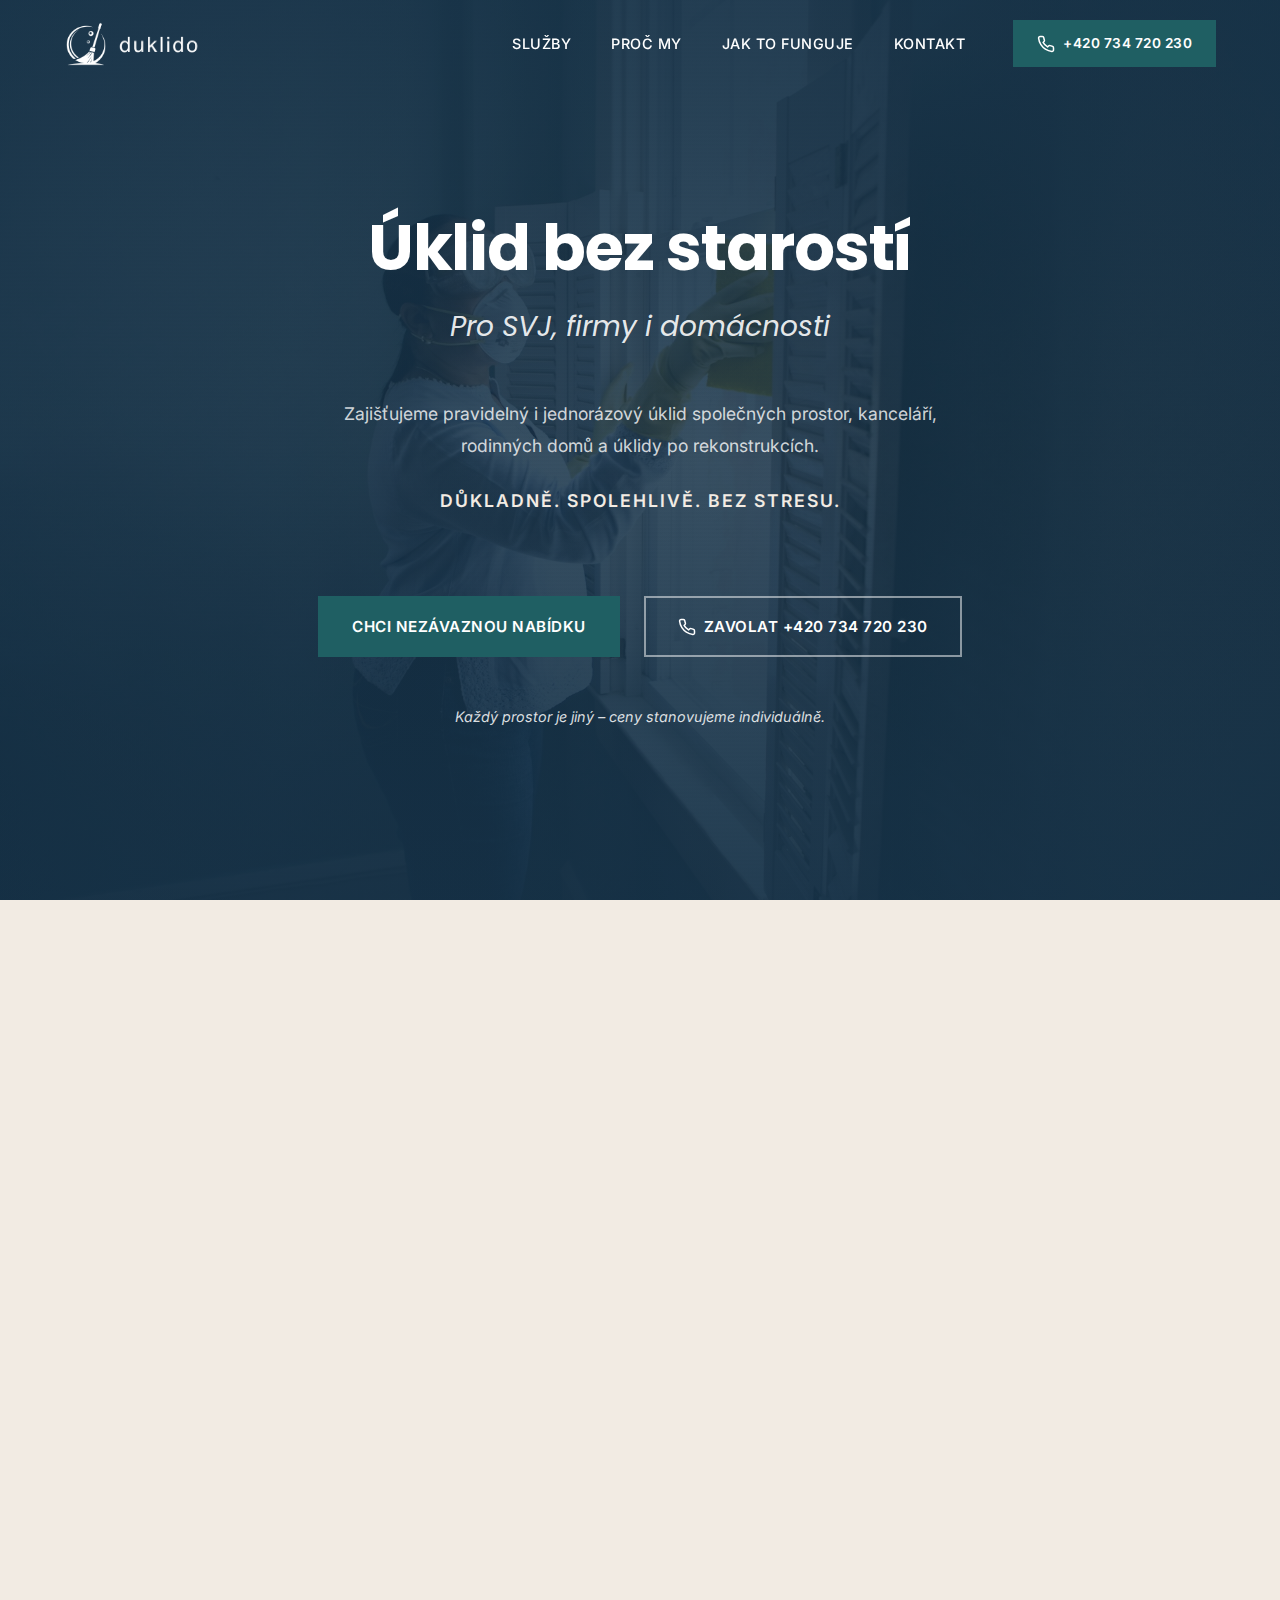
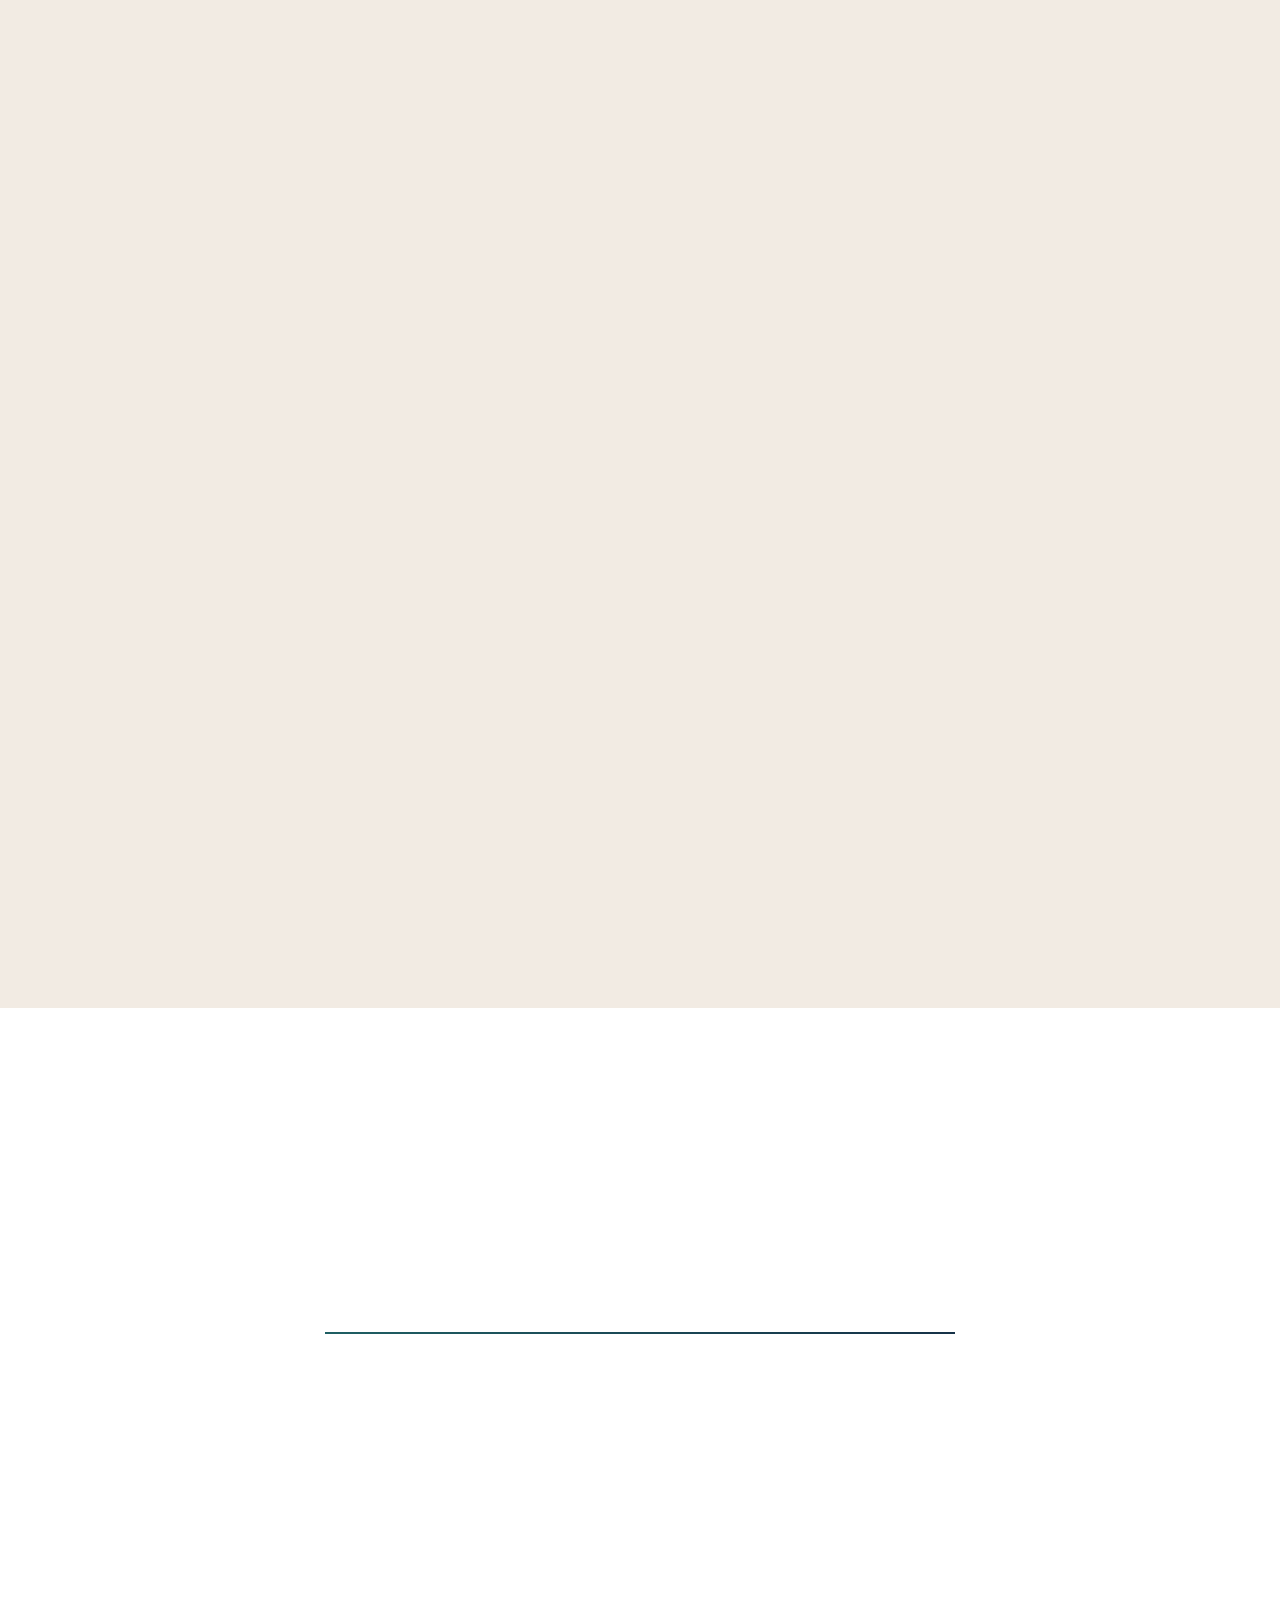
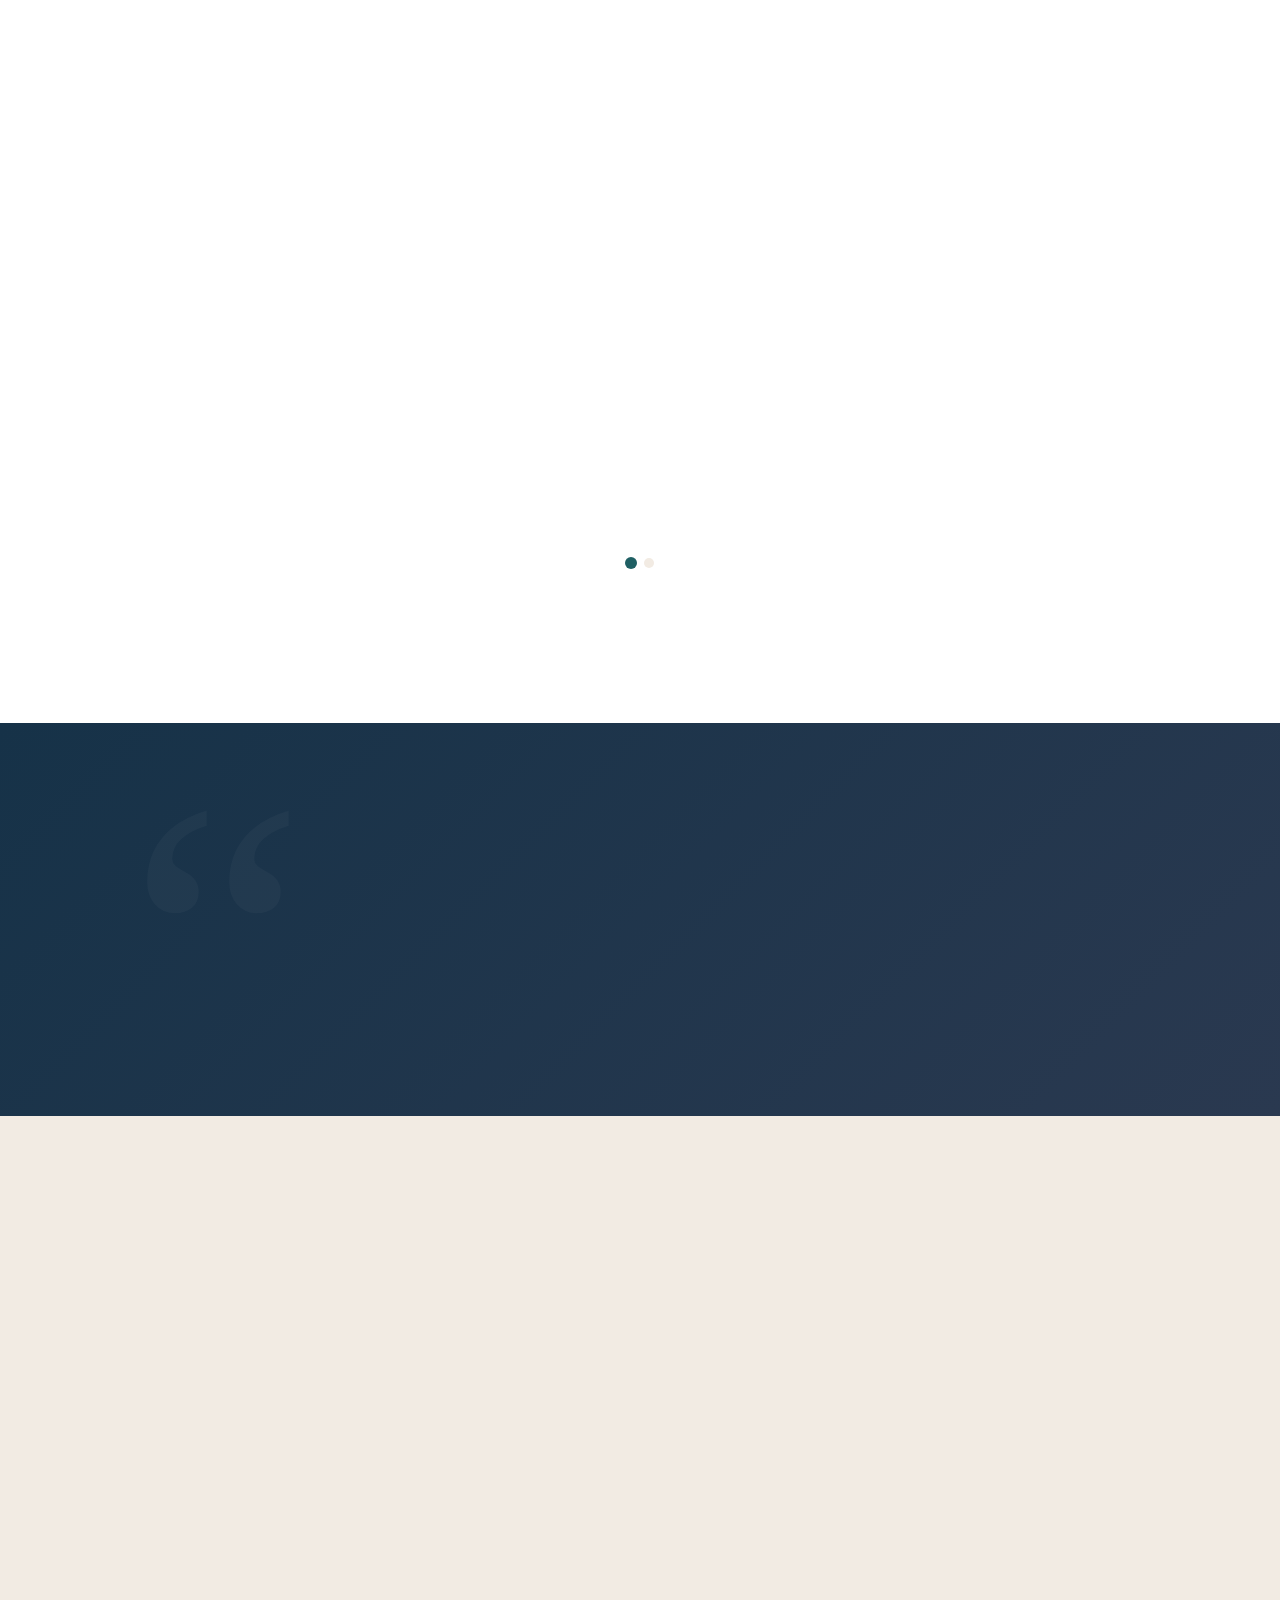
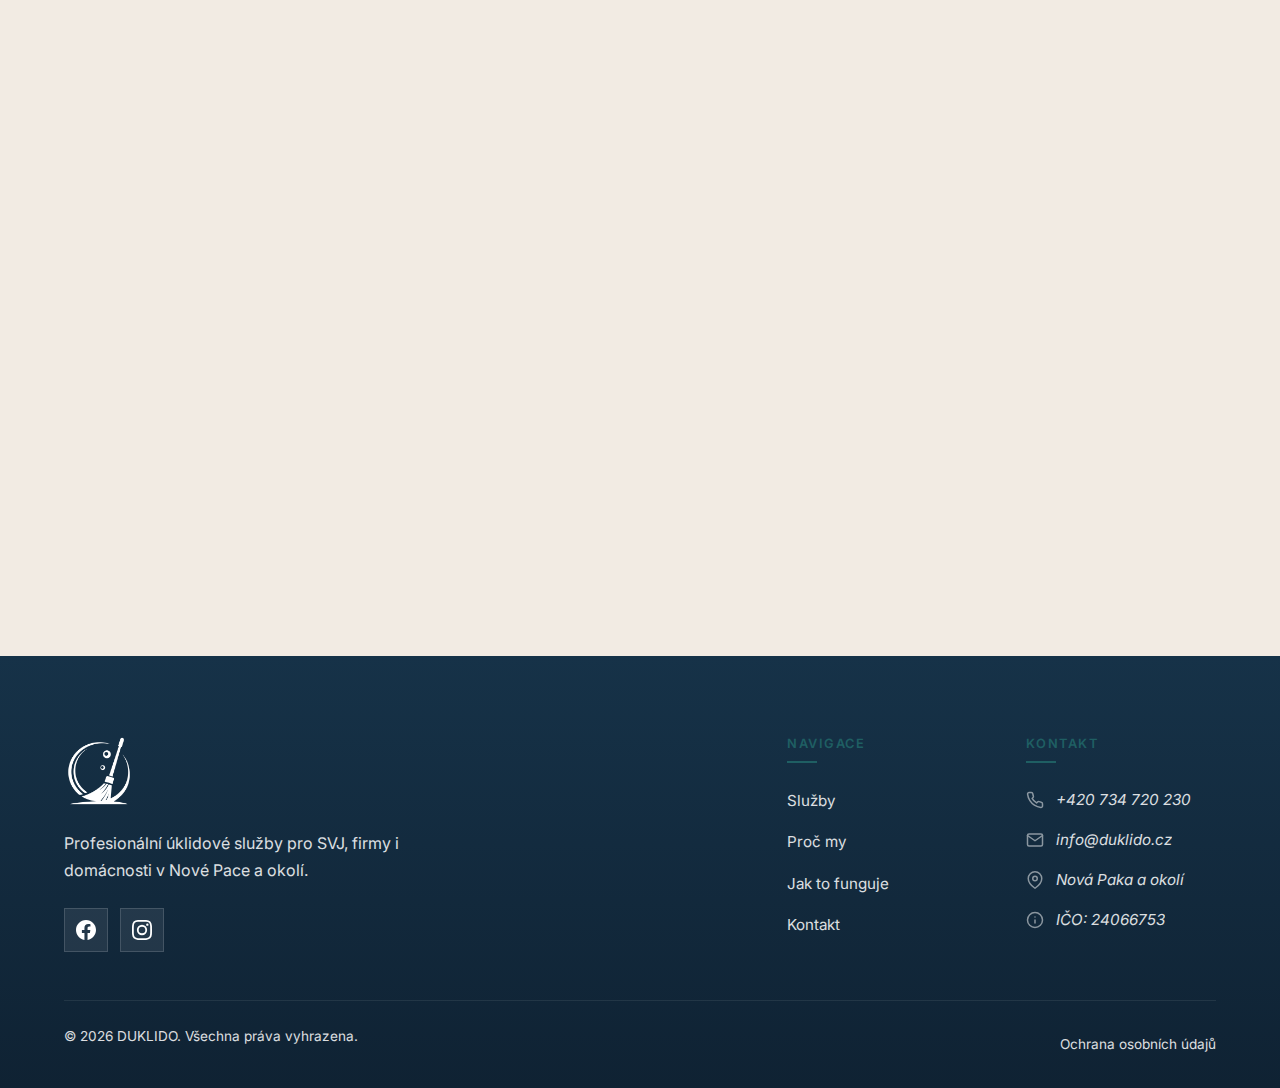
<file: index-photo.html>
<!DOCTYPE html>
<html lang="cs">
<head>
    <meta charset="UTF-8">
    <meta name="viewport" content="width=device-width, initial-scale=1.0">
    <meta name="description" content="DUKLIDO - Profesionální úklidové služby pro SVJ, firmy i domácnosti. Důkladně, spolehlivě, bez stresu.">
    <meta name="robots" content="index, follow">
    <meta name="author" content="DUKLIDO">

    <!-- Open Graph / Social Media -->
    <meta property="og:type" content="website">
    <meta property="og:title" content="DUKLIDO | Úklidové služby pro SVJ, firmy i domácnosti">
    <meta property="og:description" content="Profesionální úklidové služby pro SVJ, firmy i domácnosti. Důkladně, spolehlivě, bez stresu.">
    <meta property="og:locale" content="cs_CZ">
    <meta property="og:site_name" content="DUKLIDO">
    <meta property="og:image" content="resources/duklido/og-image.png">
    <meta property="og:image:width" content="1200">
    <meta property="og:image:height" content="630">
    <meta property="og:image:alt" content="DUKLIDO - Profesionální úklidové služby">

    <!-- Favicon -->
    <link rel="icon" type="image/svg+xml" href="resources/duklido/duklido_logo_1.svg">
    <link rel="apple-touch-icon" href="resources/duklido/duklido_logo_1.svg">

    <title>DUKLIDO | Úklidové služby pro SVJ, firmy i domácnosti</title>

    <!-- Fonts: Poppins (modern headings) + Inter (body) -->
    <link rel="preconnect" href="https://fonts.googleapis.com">
    <link rel="preconnect" href="https://fonts.gstatic.com" crossorigin>
    <link href="https://fonts.googleapis.com/css2?family=Inter:wght@400;500;600;700&family=Poppins:wght@400;500;600;700&display=swap" rel="stylesheet">

    <link rel="stylesheet" href="styles-photo.css">
</head>
<body>
    <!-- Skip to main content for accessibility -->
    <a href="#hlavni-obsah" class="skip-link">Přeskočit na hlavní obsah</a>

    <!-- Mobile menu backdrop -->
    <div class="nav-backdrop" aria-hidden="true"></div>

    <!-- Navigation -->
    <nav class="navbar" id="navbar" role="navigation" aria-label="Hlavní navigace">
        <div class="container nav-container">
            <a href="#" class="nav-logo" aria-label="DUKLIDO - domovská stránka">
                <img src="resources/duklido/duklido_logo_1_white.png" alt="" class="logo-icon logo-white" aria-hidden="true">
                <img src="resources/duklido/duklido_1_white.png" alt="DUKLIDO" class="logo-text logo-white">
                <img src="resources/duklido/duklido_logo_1.png" alt="" class="logo-icon logo-dark" aria-hidden="true">
                <img src="resources/duklido/duklido_1.png" alt="DUKLIDO" class="logo-text logo-dark">
            </a>
            <button class="nav-toggle" id="navToggle" aria-label="Otevřít menu" aria-expanded="false" aria-controls="navMenu">
                <span class="hamburger" aria-hidden="true"></span>
            </button>
            <div class="nav-menu" id="navMenu">
                <ul class="nav-links">
                    <li><a href="#sluzby">Služby</a></li>
                    <li><a href="#proc-my">Proč my</a></li>
                    <li><a href="#jak-to-funguje">Jak to funguje</a></li>
                    <li><a href="#kontakt">Kontakt</a></li>
                </ul>
                <a href="tel:+420734720230" class="nav-cta" aria-label="Zavolat na +420 734 720 230">
                    <svg width="18" height="18" viewBox="0 0 24 24" fill="none" stroke="currentColor" stroke-width="2" stroke-linecap="round" stroke-linejoin="round" aria-hidden="true">
                        <path d="M22 16.92v3a2 2 0 0 1-2.18 2 19.79 19.79 0 0 1-8.63-3.07 19.5 19.5 0 0 1-6-6 19.79 19.79 0 0 1-3.07-8.67A2 2 0 0 1 4.11 2h3a2 2 0 0 1 2 1.72 12.84 12.84 0 0 0 .7 2.81 2 2 0 0 1-.45 2.11L8.09 9.91a16 16 0 0 0 6 6l1.27-1.27a2 2 0 0 1 2.11-.45 12.84 12.84 0 0 0 2.81.7A2 2 0 0 1 22 16.92z"/>
                    </svg>
                    <span>+420 734 720 230</span>
                </a>
            </div>
        </div>
    </nav>

    <!-- Main Content -->
    <main id="hlavni-obsah">
        <!-- Hero Section with Gradient Background -->
        <section class="hero" id="hero" aria-label="Úvodní sekce">
            <div class="container hero-container">
                <div class="hero-content fade-in">
                    <h1 class="hero-title">Úklid bez starostí</h1>
                    <p class="hero-subtitle">Pro SVJ, firmy i domácnosti</p>
                    <p class="hero-text">
                        Zajišťujeme pravidelný i jednorázový úklid společných prostor,
                        kanceláří, rodinných domů a úklidy po rekonstrukcích.
                    </p>
                    <p class="hero-tagline">Důkladně. Spolehlivě. Bez stresu.</p>
                    <div class="hero-ctas">
                        <a href="#kontakt" class="btn btn-primary">Chci nezávaznou nabídku</a>
                        <a href="tel:+420734720230" class="btn btn-secondary" aria-label="Zavolat na +420 734 720 230">
                            <svg width="18" height="18" viewBox="0 0 24 24" fill="none" stroke="currentColor" stroke-width="2" stroke-linecap="round" stroke-linejoin="round" aria-hidden="true">
                                <path d="M22 16.92v3a2 2 0 0 1-2.18 2 19.79 19.79 0 0 1-8.63-3.07 19.5 19.5 0 0 1-6-6 19.79 19.79 0 0 1-3.07-8.67A2 2 0 0 1 4.11 2h3a2 2 0 0 1 2 1.72 12.84 12.84 0 0 0 .7 2.81 2 2 0 0 1-.45 2.11L8.09 9.91a16 16 0 0 0 6 6l1.27-1.27a2 2 0 0 1 2.11-.45 12.84 12.84 0 0 0 2.81.7A2 2 0 0 1 22 16.92z"/>
                            </svg>
                            Zavolat +420 734 720 230
                        </a>
                    </div>
                    <p class="hero-note">Každý prostor je jiný – ceny stanovujeme individuálně.</p>
                </div>
            </div>
        </section>

        <!-- Services Section -->
        <section class="services" id="sluzby" aria-labelledby="sluzby-title">
            <div class="container">
                <header class="section-header fade-in">
                    <h2 class="section-title" id="sluzby-title">Naše služby</h2>
                    <div class="section-divider" aria-hidden="true"></div>
                </header>
                <div class="services-grid">
                    <article class="service-card fade-in">
                        <div class="service-icon" aria-hidden="true">
                            <svg width="40" height="40" viewBox="0 0 24 24" fill="none" stroke="currentColor" stroke-width="1.5" stroke-linecap="round" stroke-linejoin="round">
                                <rect x="4" y="2" width="16" height="20" rx="2" ry="2"/>
                                <path d="M9 22v-4h6v4"/>
                                <path d="M8 6h.01M16 6h.01M8 10h.01M16 10h.01M8 14h.01M16 14h.01"/>
                            </svg>
                        </div>
                        <h3 class="service-title">Pro SVJ a bytové domy</h3>
                        <ul class="service-list">
                            <li>Pravidelný úklid společných prostor</li>
                            <li>Mytí oken</li>
                            <li>Údržba společných prostor a zázemí</li>
                        </ul>
                    </article>
                    <article class="service-card fade-in">
                        <div class="service-icon" aria-hidden="true">
                            <svg width="40" height="40" viewBox="0 0 24 24" fill="none" stroke="currentColor" stroke-width="1.5" stroke-linecap="round" stroke-linejoin="round">
                                <rect x="2" y="3" width="20" height="14" rx="2" ry="2"/>
                                <line x1="8" y1="21" x2="16" y2="21"/>
                                <line x1="12" y1="17" x2="12" y2="21"/>
                            </svg>
                        </div>
                        <h3 class="service-title">Pro firmy</h3>
                        <ul class="service-list">
                            <li>Pravidelný úklid kanceláří</li>
                            <li>Údržba společných prostor a zázemí</li>
                        </ul>
                    </article>
                    <article class="service-card fade-in">
                        <div class="service-icon" aria-hidden="true">
                            <svg width="40" height="40" viewBox="0 0 24 24" fill="none" stroke="currentColor" stroke-width="1.5" stroke-linecap="round" stroke-linejoin="round">
                                <path d="M3 9l9-7 9 7v11a2 2 0 0 1-2 2H5a2 2 0 0 1-2-2z"/>
                                <polyline points="9 22 9 12 15 12 15 22"/>
                                <path d="M18 2v4"/>
                                <path d="M16 4h4"/>
                            </svg>
                        </div>
                        <h3 class="service-title">Pro domácnosti</h3>
                        <ul class="service-list">
                            <li>Úklid rodinných domů a bytů</li>
                            <li>Jednorázový nebo pravidelný úklid</li>
                        </ul>
                    </article>
                    <article class="service-card fade-in">
                        <div class="service-icon" aria-hidden="true">
                            <svg width="40" height="40" viewBox="0 0 24 24" fill="none" stroke="currentColor" stroke-width="1.5" stroke-linecap="round" stroke-linejoin="round">
                                <path d="M12 3l1.5 4.5L18 9l-4.5 1.5L12 15l-1.5-4.5L6 9l4.5-1.5L12 3z"/>
                                <path d="M5 19l1 3 1-3 3-1-3-1-1-3-1 3-3 1 3 1z"/>
                                <path d="M19 13l.5 1.5 1.5.5-1.5.5-.5 1.5-.5-1.5-1.5-.5 1.5-.5.5-1.5z"/>
                            </svg>
                        </div>
                        <h3 class="service-title">Jednorázové úklidy</h3>
                        <ul class="service-list">
                            <li>Úklid po rekonstrukci</li>
                            <li>Generální úklid</li>
                        </ul>
                    </article>
                </div>
            </div>
        </section>

        <!-- Why Us Section -->
        <section class="why-us" id="proc-my" aria-labelledby="proc-my-title">
            <div class="container">
                <header class="section-header fade-in">
                    <h2 class="section-title" id="proc-my-title">Proč si nás klienti vybírají</h2>
                    <div class="section-divider" aria-hidden="true"></div>
                </header>
                <div class="values-grid">
                    <article class="value-card fade-in">
                        <div class="value-icon" aria-hidden="true">
                            <svg width="32" height="32" viewBox="0 0 24 24" fill="none" stroke="currentColor" stroke-width="2" stroke-linecap="round" stroke-linejoin="round">
                                <path d="M22 11.08V12a10 10 0 1 1-5.93-9.14"/>
                                <polyline points="22 4 12 14.01 9 11.01"/>
                            </svg>
                        </div>
                        <h3 class="value-title">Důkladnost</h3>
                        <p class="value-text">Každý úklid má viditelný výsledek.</p>
                    </article>
                    <article class="value-card fade-in">
                        <div class="value-icon" aria-hidden="true">
                            <svg width="32" height="32" viewBox="0 0 24 24" fill="none" stroke="currentColor" stroke-width="2" stroke-linecap="round" stroke-linejoin="round">
                                <circle cx="12" cy="12" r="10"/>
                                <polyline points="12 6 12 12 16 14"/>
                            </svg>
                        </div>
                        <h3 class="value-title">Spolehlivost</h3>
                        <p class="value-text">Co slíbíme, to splníme.</p>
                    </article>
                    <article class="value-card fade-in">
                        <div class="value-icon" aria-hidden="true">
                            <svg width="32" height="32" viewBox="0 0 24 24" fill="none" stroke="currentColor" stroke-width="2" stroke-linecap="round" stroke-linejoin="round">
                                <path d="M12 22s8-4 8-10V5l-8-3-8 3v7c0 6 8 10 8 10z"/>
                            </svg>
                        </div>
                        <h3 class="value-title">Férový přístup</h3>
                        <p class="value-text">Jasná domluva, žádné zkratky.</p>
                    </article>
                    <article class="value-card fade-in">
                        <div class="value-icon" aria-hidden="true">
                            <svg width="32" height="32" viewBox="0 0 24 24" fill="none" stroke="currentColor" stroke-width="2" stroke-linecap="round" stroke-linejoin="round">
                                <path d="M20.84 4.61a5.5 5.5 0 0 0-7.78 0L12 5.67l-1.06-1.06a5.5 5.5 0 0 0-7.78 7.78l1.06 1.06L12 21.23l7.78-7.78 1.06-1.06a5.5 5.5 0 0 0 0-7.78z"/>
                            </svg>
                        </div>
                        <h3 class="value-title">Lidskost</h3>
                        <p class="value-text">Nejsme anonymní firma, za značkou stojí lidé.</p>
                    </article>
                </div>
            </div>
        </section>

        <!-- How It Works Section -->
        <section class="how-it-works" id="jak-to-funguje" aria-labelledby="jak-to-funguje-title">
            <div class="container">
                <header class="section-header fade-in">
                    <h2 class="section-title" id="jak-to-funguje-title">Jak to funguje</h2>
                    <div class="section-divider" aria-hidden="true"></div>
                </header>
                <div class="steps-container">
                    <article class="step fade-in">
                        <div class="step-number" aria-hidden="true">1</div>
                        <div class="step-content">
                            <h3 class="step-title">Ozvete se nám</h3>
                            <p class="step-text">Telefonicky nebo e-mailem.</p>
                        </div>
                    </article>
                    <article class="step fade-in">
                        <div class="step-number" aria-hidden="true">2</div>
                        <div class="step-content">
                            <h3 class="step-title">Zmapujeme váš prostor</h3>
                            <p class="step-text">Domluvíme rozsah úklidu.</p>
                        </div>
                    </article>
                    <article class="step fade-in">
                        <div class="step-number" aria-hidden="true">3</div>
                        <div class="step-content">
                            <h3 class="step-title">Připravíme nabídku</h3>
                            <p class="step-text">Nezávazná nabídka na míru.</p>
                        </div>
                    </article>
                </div>
            </div>
        </section>

        <!-- Reviews Section - Google Reviews Carousel -->
        <section class="reviews" id="recenze" aria-labelledby="recenze-title">
            <div class="container">
                <!-- Header with Google branding -->
                <header class="reviews-header fade-in">
                    <div class="reviews-google-badge">
                        <svg width="32" height="32" viewBox="0 0 24 24">
                            <path fill="#4285F4" d="M22.56 12.25c0-.78-.07-1.53-.2-2.25H12v4.26h5.92c-.26 1.37-1.04 2.53-2.21 3.31v2.77h3.57c2.08-1.92 3.28-4.74 3.28-8.09z"/>
                            <path fill="#34A853" d="M12 23c2.97 0 5.46-.98 7.28-2.66l-3.57-2.77c-.98.66-2.23 1.06-3.71 1.06-2.86 0-5.29-1.93-6.16-4.53H2.18v2.84C3.99 20.53 7.7 23 12 23z"/>
                            <path fill="#FBBC05" d="M5.84 14.09c-.22-.66-.35-1.36-.35-2.09s.13-1.43.35-2.09V7.07H2.18C1.43 8.55 1 10.22 1 12s.43 3.45 1.18 4.93l2.85-2.22.81-.62z"/>
                            <path fill="#EA4335" d="M12 5.38c1.62 0 3.06.56 4.21 1.64l3.15-3.15C17.45 2.09 14.97 1 12 1 7.7 1 3.99 3.47 2.18 7.07l3.66 2.84c.87-2.6 3.3-4.53 6.16-4.53z"/>
                        </svg>
                        <span class="reviews-rating">5.0</span>
                        <div class="reviews-stars">
                            <svg width="20" height="20" viewBox="0 0 24 24" fill="#FBBC05"><path d="M12 2l3.09 6.26L22 9.27l-5 4.87 1.18 6.88L12 17.77l-6.18 3.25L7 14.14 2 9.27l6.91-1.01L12 2z"/></svg>
                            <svg width="20" height="20" viewBox="0 0 24 24" fill="#FBBC05"><path d="M12 2l3.09 6.26L22 9.27l-5 4.87 1.18 6.88L12 17.77l-6.18 3.25L7 14.14 2 9.27l6.91-1.01L12 2z"/></svg>
                            <svg width="20" height="20" viewBox="0 0 24 24" fill="#FBBC05"><path d="M12 2l3.09 6.26L22 9.27l-5 4.87 1.18 6.88L12 17.77l-6.18 3.25L7 14.14 2 9.27l6.91-1.01L12 2z"/></svg>
                            <svg width="20" height="20" viewBox="0 0 24 24" fill="#FBBC05"><path d="M12 2l3.09 6.26L22 9.27l-5 4.87 1.18 6.88L12 17.77l-6.18 3.25L7 14.14 2 9.27l6.91-1.01L12 2z"/></svg>
                            <svg width="20" height="20" viewBox="0 0 24 24" fill="#FBBC05"><path d="M12 2l3.09 6.26L22 9.27l-5 4.87 1.18 6.88L12 17.77l-6.18 3.25L7 14.14 2 9.27l6.91-1.01L12 2z"/></svg>
                        </div>
                        <span class="reviews-count">z 11 recenzí</span>
                    </div>
                </header>

                <!-- Reviews Carousel -->
                <div class="reviews-carousel fade-in" id="reviewsCarousel">
                    <button class="carousel-arrow carousel-prev" aria-label="Předchozí recenze">
                        <svg width="24" height="24" viewBox="0 0 24 24" fill="none" stroke="currentColor" stroke-width="2" stroke-linecap="round" stroke-linejoin="round">
                            <polyline points="15 18 9 12 15 6"></polyline>
                        </svg>
                    </button>

                    <div class="carousel-track-container">
                        <div class="carousel-track">
                            <!-- Review 1 -->
                            <article class="review-card carousel-slide">
                                <div class="review-card-top">
                                    <div class="review-avatar">Z</div>
                                    <div class="review-info">
                                        <span class="review-name">Zuzana Jirutková</span>
                                        <div class="review-stars">
                                            <svg width="14" height="14" viewBox="0 0 24 24" fill="#FBBC05"><path d="M12 2l3.09 6.26L22 9.27l-5 4.87 1.18 6.88L12 17.77l-6.18 3.25L7 14.14 2 9.27l6.91-1.01L12 2z"/></svg>
                                            <svg width="14" height="14" viewBox="0 0 24 24" fill="#FBBC05"><path d="M12 2l3.09 6.26L22 9.27l-5 4.87 1.18 6.88L12 17.77l-6.18 3.25L7 14.14 2 9.27l6.91-1.01L12 2z"/></svg>
                                            <svg width="14" height="14" viewBox="0 0 24 24" fill="#FBBC05"><path d="M12 2l3.09 6.26L22 9.27l-5 4.87 1.18 6.88L12 17.77l-6.18 3.25L7 14.14 2 9.27l6.91-1.01L12 2z"/></svg>
                                            <svg width="14" height="14" viewBox="0 0 24 24" fill="#FBBC05"><path d="M12 2l3.09 6.26L22 9.27l-5 4.87 1.18 6.88L12 17.77l-6.18 3.25L7 14.14 2 9.27l6.91-1.01L12 2z"/></svg>
                                            <svg width="14" height="14" viewBox="0 0 24 24" fill="#FBBC05"><path d="M12 2l3.09 6.26L22 9.27l-5 4.87 1.18 6.88L12 17.77l-6.18 3.25L7 14.14 2 9.27l6.91-1.01L12 2z"/></svg>
                                        </div>
                                    </div>
                                    <svg class="review-google" width="20" height="20" viewBox="0 0 24 24">
                                        <path fill="#4285F4" d="M22.56 12.25c0-.78-.07-1.53-.2-2.25H12v4.26h5.92c-.26 1.37-1.04 2.53-2.21 3.31v2.77h3.57c2.08-1.92 3.28-4.74 3.28-8.09z"/>
                                        <path fill="#34A853" d="M12 23c2.97 0 5.46-.98 7.28-2.66l-3.57-2.77c-.98.66-2.23 1.06-3.71 1.06-2.86 0-5.29-1.93-6.16-4.53H2.18v2.84C3.99 20.53 7.7 23 12 23z"/>
                                        <path fill="#FBBC05" d="M5.84 14.09c-.22-.66-.35-1.36-.35-2.09s.13-1.43.35-2.09V7.07H2.18C1.43 8.55 1 10.22 1 12s.43 3.45 1.18 4.93l2.85-2.22.81-.62z"/>
                                        <path fill="#EA4335" d="M12 5.38c1.62 0 3.06.56 4.21 1.64l3.15-3.15C17.45 2.09 14.97 1 12 1 7.7 1 3.99 3.47 2.18 7.07l3.66 2.84c.87-2.6 3.3-4.53 6.16-4.53z"/>
                                    </svg>
                                </div>
                                <blockquote class="review-text">
                                    „Vřele doporučuji všem! S úklidem jsem nad míru spokojená. Tým dorazil na čas, uklidil pečlivě co měl, vlastně i něco málo navíc. Komunikace výborná."
                                </blockquote>
                            </article>

                            <!-- Review 2 -->
                            <article class="review-card carousel-slide">
                                <div class="review-card-top">
                                    <div class="review-avatar">T</div>
                                    <div class="review-info">
                                        <span class="review-name">Tomáš Martinec</span>
                                        <div class="review-stars">
                                            <svg width="14" height="14" viewBox="0 0 24 24" fill="#FBBC05"><path d="M12 2l3.09 6.26L22 9.27l-5 4.87 1.18 6.88L12 17.77l-6.18 3.25L7 14.14 2 9.27l6.91-1.01L12 2z"/></svg>
                                            <svg width="14" height="14" viewBox="0 0 24 24" fill="#FBBC05"><path d="M12 2l3.09 6.26L22 9.27l-5 4.87 1.18 6.88L12 17.77l-6.18 3.25L7 14.14 2 9.27l6.91-1.01L12 2z"/></svg>
                                            <svg width="14" height="14" viewBox="0 0 24 24" fill="#FBBC05"><path d="M12 2l3.09 6.26L22 9.27l-5 4.87 1.18 6.88L12 17.77l-6.18 3.25L7 14.14 2 9.27l6.91-1.01L12 2z"/></svg>
                                            <svg width="14" height="14" viewBox="0 0 24 24" fill="#FBBC05"><path d="M12 2l3.09 6.26L22 9.27l-5 4.87 1.18 6.88L12 17.77l-6.18 3.25L7 14.14 2 9.27l6.91-1.01L12 2z"/></svg>
                                            <svg width="14" height="14" viewBox="0 0 24 24" fill="#FBBC05"><path d="M12 2l3.09 6.26L22 9.27l-5 4.87 1.18 6.88L12 17.77l-6.18 3.25L7 14.14 2 9.27l6.91-1.01L12 2z"/></svg>
                                        </div>
                                    </div>
                                    <svg class="review-google" width="20" height="20" viewBox="0 0 24 24">
                                        <path fill="#4285F4" d="M22.56 12.25c0-.78-.07-1.53-.2-2.25H12v4.26h5.92c-.26 1.37-1.04 2.53-2.21 3.31v2.77h3.57c2.08-1.92 3.28-4.74 3.28-8.09z"/>
                                        <path fill="#34A853" d="M12 23c2.97 0 5.46-.98 7.28-2.66l-3.57-2.77c-.98.66-2.23 1.06-3.71 1.06-2.86 0-5.29-1.93-6.16-4.53H2.18v2.84C3.99 20.53 7.7 23 12 23z"/>
                                        <path fill="#FBBC05" d="M5.84 14.09c-.22-.66-.35-1.36-.35-2.09s.13-1.43.35-2.09V7.07H2.18C1.43 8.55 1 10.22 1 12s.43 3.45 1.18 4.93l2.85-2.22.81-.62z"/>
                                        <path fill="#EA4335" d="M12 5.38c1.62 0 3.06.56 4.21 1.64l3.15-3.15C17.45 2.09 14.97 1 12 1 7.7 1 3.99 3.47 2.18 7.07l3.66 2.84c.87-2.6 3.3-4.53 6.16-4.53z"/>
                                    </svg>
                                </div>
                                <blockquote class="review-text">
                                    „Úklidové služby využívám pravidelně už dva roky. Vždy je vše naprosto perfektní - úklid, žehlení, mytí oken. Nic není problém a vždy je vše perfektně udělané."
                                </blockquote>
                            </article>

                            <!-- Review 3 -->
                            <article class="review-card carousel-slide">
                                <div class="review-card-top">
                                    <div class="review-avatar">A</div>
                                    <div class="review-info">
                                        <span class="review-name">Adéla Richterová</span>
                                        <div class="review-stars">
                                            <svg width="14" height="14" viewBox="0 0 24 24" fill="#FBBC05"><path d="M12 2l3.09 6.26L22 9.27l-5 4.87 1.18 6.88L12 17.77l-6.18 3.25L7 14.14 2 9.27l6.91-1.01L12 2z"/></svg>
                                            <svg width="14" height="14" viewBox="0 0 24 24" fill="#FBBC05"><path d="M12 2l3.09 6.26L22 9.27l-5 4.87 1.18 6.88L12 17.77l-6.18 3.25L7 14.14 2 9.27l6.91-1.01L12 2z"/></svg>
                                            <svg width="14" height="14" viewBox="0 0 24 24" fill="#FBBC05"><path d="M12 2l3.09 6.26L22 9.27l-5 4.87 1.18 6.88L12 17.77l-6.18 3.25L7 14.14 2 9.27l6.91-1.01L12 2z"/></svg>
                                            <svg width="14" height="14" viewBox="0 0 24 24" fill="#FBBC05"><path d="M12 2l3.09 6.26L22 9.27l-5 4.87 1.18 6.88L12 17.77l-6.18 3.25L7 14.14 2 9.27l6.91-1.01L12 2z"/></svg>
                                            <svg width="14" height="14" viewBox="0 0 24 24" fill="#FBBC05"><path d="M12 2l3.09 6.26L22 9.27l-5 4.87 1.18 6.88L12 17.77l-6.18 3.25L7 14.14 2 9.27l6.91-1.01L12 2z"/></svg>
                                        </div>
                                    </div>
                                    <svg class="review-google" width="20" height="20" viewBox="0 0 24 24">
                                        <path fill="#4285F4" d="M22.56 12.25c0-.78-.07-1.53-.2-2.25H12v4.26h5.92c-.26 1.37-1.04 2.53-2.21 3.31v2.77h3.57c2.08-1.92 3.28-4.74 3.28-8.09z"/>
                                        <path fill="#34A853" d="M12 23c2.97 0 5.46-.98 7.28-2.66l-3.57-2.77c-.98.66-2.23 1.06-3.71 1.06-2.86 0-5.29-1.93-6.16-4.53H2.18v2.84C3.99 20.53 7.7 23 12 23z"/>
                                        <path fill="#FBBC05" d="M5.84 14.09c-.22-.66-.35-1.36-.35-2.09s.13-1.43.35-2.09V7.07H2.18C1.43 8.55 1 10.22 1 12s.43 3.45 1.18 4.93l2.85-2.22.81-.62z"/>
                                        <path fill="#EA4335" d="M12 5.38c1.62 0 3.06.56 4.21 1.64l3.15-3.15C17.45 2.09 14.97 1 12 1 7.7 1 3.99 3.47 2.18 7.07l3.66 2.84c.87-2.6 3.3-4.53 6.16-4.53z"/>
                                    </svg>
                                </div>
                                <blockquote class="review-text">
                                    „Poprvé jsem využila úklid v domě mého otce, kde si tým opravdu mákl. Od té doby mi tým chodí pravidelně a vše je vždy skvělé a precizně udělané."
                                </blockquote>
                            </article>

                            <!-- Review 4 -->
                            <article class="review-card carousel-slide">
                                <div class="review-card-top">
                                    <div class="review-avatar">J</div>
                                    <div class="review-info">
                                        <span class="review-name">Jiřina Dytrychová</span>
                                        <div class="review-stars">
                                            <svg width="14" height="14" viewBox="0 0 24 24" fill="#FBBC05"><path d="M12 2l3.09 6.26L22 9.27l-5 4.87 1.18 6.88L12 17.77l-6.18 3.25L7 14.14 2 9.27l6.91-1.01L12 2z"/></svg>
                                            <svg width="14" height="14" viewBox="0 0 24 24" fill="#FBBC05"><path d="M12 2l3.09 6.26L22 9.27l-5 4.87 1.18 6.88L12 17.77l-6.18 3.25L7 14.14 2 9.27l6.91-1.01L12 2z"/></svg>
                                            <svg width="14" height="14" viewBox="0 0 24 24" fill="#FBBC05"><path d="M12 2l3.09 6.26L22 9.27l-5 4.87 1.18 6.88L12 17.77l-6.18 3.25L7 14.14 2 9.27l6.91-1.01L12 2z"/></svg>
                                            <svg width="14" height="14" viewBox="0 0 24 24" fill="#FBBC05"><path d="M12 2l3.09 6.26L22 9.27l-5 4.87 1.18 6.88L12 17.77l-6.18 3.25L7 14.14 2 9.27l6.91-1.01L12 2z"/></svg>
                                            <svg width="14" height="14" viewBox="0 0 24 24" fill="#FBBC05"><path d="M12 2l3.09 6.26L22 9.27l-5 4.87 1.18 6.88L12 17.77l-6.18 3.25L7 14.14 2 9.27l6.91-1.01L12 2z"/></svg>
                                        </div>
                                    </div>
                                    <svg class="review-google" width="20" height="20" viewBox="0 0 24 24">
                                        <path fill="#4285F4" d="M22.56 12.25c0-.78-.07-1.53-.2-2.25H12v4.26h5.92c-.26 1.37-1.04 2.53-2.21 3.31v2.77h3.57c2.08-1.92 3.28-4.74 3.28-8.09z"/>
                                        <path fill="#34A853" d="M12 23c2.97 0 5.46-.98 7.28-2.66l-3.57-2.77c-.98.66-2.23 1.06-3.71 1.06-2.86 0-5.29-1.93-6.16-4.53H2.18v2.84C3.99 20.53 7.7 23 12 23z"/>
                                        <path fill="#FBBC05" d="M5.84 14.09c-.22-.66-.35-1.36-.35-2.09s.13-1.43.35-2.09V7.07H2.18C1.43 8.55 1 10.22 1 12s.43 3.45 1.18 4.93l2.85-2.22.81-.62z"/>
                                        <path fill="#EA4335" d="M12 5.38c1.62 0 3.06.56 4.21 1.64l3.15-3.15C17.45 2.09 14.97 1 12 1 7.7 1 3.99 3.47 2.18 7.07l3.66 2.84c.87-2.6 3.3-4.53 6.16-4.53z"/>
                                    </svg>
                                </div>
                                <blockquote class="review-text">
                                    „S touto úklidovou firmou mám skvělou zkušenost. Komunikace byla rychlá, tým dorazil na čas a úklid byl opravdu důkladný. Oceňuji pečlivost a férovou cenu."
                                </blockquote>
                            </article>

                            <!-- Review 5 -->
                            <article class="review-card carousel-slide">
                                <div class="review-card-top">
                                    <div class="review-avatar">M</div>
                                    <div class="review-info">
                                        <span class="review-name">Markéta Novotná</span>
                                        <div class="review-stars">
                                            <svg width="14" height="14" viewBox="0 0 24 24" fill="#FBBC05"><path d="M12 2l3.09 6.26L22 9.27l-5 4.87 1.18 6.88L12 17.77l-6.18 3.25L7 14.14 2 9.27l6.91-1.01L12 2z"/></svg>
                                            <svg width="14" height="14" viewBox="0 0 24 24" fill="#FBBC05"><path d="M12 2l3.09 6.26L22 9.27l-5 4.87 1.18 6.88L12 17.77l-6.18 3.25L7 14.14 2 9.27l6.91-1.01L12 2z"/></svg>
                                            <svg width="14" height="14" viewBox="0 0 24 24" fill="#FBBC05"><path d="M12 2l3.09 6.26L22 9.27l-5 4.87 1.18 6.88L12 17.77l-6.18 3.25L7 14.14 2 9.27l6.91-1.01L12 2z"/></svg>
                                            <svg width="14" height="14" viewBox="0 0 24 24" fill="#FBBC05"><path d="M12 2l3.09 6.26L22 9.27l-5 4.87 1.18 6.88L12 17.77l-6.18 3.25L7 14.14 2 9.27l6.91-1.01L12 2z"/></svg>
                                            <svg width="14" height="14" viewBox="0 0 24 24" fill="#FBBC05"><path d="M12 2l3.09 6.26L22 9.27l-5 4.87 1.18 6.88L12 17.77l-6.18 3.25L7 14.14 2 9.27l6.91-1.01L12 2z"/></svg>
                                        </div>
                                    </div>
                                    <svg class="review-google" width="20" height="20" viewBox="0 0 24 24">
                                        <path fill="#4285F4" d="M22.56 12.25c0-.78-.07-1.53-.2-2.25H12v4.26h5.92c-.26 1.37-1.04 2.53-2.21 3.31v2.77h3.57c2.08-1.92 3.28-4.74 3.28-8.09z"/>
                                        <path fill="#34A853" d="M12 23c2.97 0 5.46-.98 7.28-2.66l-3.57-2.77c-.98.66-2.23 1.06-3.71 1.06-2.86 0-5.29-1.93-6.16-4.53H2.18v2.84C3.99 20.53 7.7 23 12 23z"/>
                                        <path fill="#FBBC05" d="M5.84 14.09c-.22-.66-.35-1.36-.35-2.09s.13-1.43.35-2.09V7.07H2.18C1.43 8.55 1 10.22 1 12s.43 3.45 1.18 4.93l2.85-2.22.81-.62z"/>
                                        <path fill="#EA4335" d="M12 5.38c1.62 0 3.06.56 4.21 1.64l3.15-3.15C17.45 2.09 14.97 1 12 1 7.7 1 3.99 3.47 2.18 7.07l3.66 2.84c.87-2.6 3.3-4.53 6.16-4.53z"/>
                                    </svg>
                                </div>
                                <blockquote class="review-text">
                                    „Využívám služby již několik let a jsem maximálně spokojená. Bezvadný úklid domácnosti, mytí oken, čištění pohovek a koberců. Vždy profesionální přístup."
                                </blockquote>
                            </article>

                            <!-- Review 6 -->
                            <article class="review-card carousel-slide">
                                <div class="review-card-top">
                                    <div class="review-avatar">L</div>
                                    <div class="review-info">
                                        <span class="review-name">Lucy Černá</span>
                                        <div class="review-stars">
                                            <svg width="14" height="14" viewBox="0 0 24 24" fill="#FBBC05"><path d="M12 2l3.09 6.26L22 9.27l-5 4.87 1.18 6.88L12 17.77l-6.18 3.25L7 14.14 2 9.27l6.91-1.01L12 2z"/></svg>
                                            <svg width="14" height="14" viewBox="0 0 24 24" fill="#FBBC05"><path d="M12 2l3.09 6.26L22 9.27l-5 4.87 1.18 6.88L12 17.77l-6.18 3.25L7 14.14 2 9.27l6.91-1.01L12 2z"/></svg>
                                            <svg width="14" height="14" viewBox="0 0 24 24" fill="#FBBC05"><path d="M12 2l3.09 6.26L22 9.27l-5 4.87 1.18 6.88L12 17.77l-6.18 3.25L7 14.14 2 9.27l6.91-1.01L12 2z"/></svg>
                                            <svg width="14" height="14" viewBox="0 0 24 24" fill="#FBBC05"><path d="M12 2l3.09 6.26L22 9.27l-5 4.87 1.18 6.88L12 17.77l-6.18 3.25L7 14.14 2 9.27l6.91-1.01L12 2z"/></svg>
                                            <svg width="14" height="14" viewBox="0 0 24 24" fill="#FBBC05"><path d="M12 2l3.09 6.26L22 9.27l-5 4.87 1.18 6.88L12 17.77l-6.18 3.25L7 14.14 2 9.27l6.91-1.01L12 2z"/></svg>
                                        </div>
                                    </div>
                                    <svg class="review-google" width="20" height="20" viewBox="0 0 24 24">
                                        <path fill="#4285F4" d="M22.56 12.25c0-.78-.07-1.53-.2-2.25H12v4.26h5.92c-.26 1.37-1.04 2.53-2.21 3.31v2.77h3.57c2.08-1.92 3.28-4.74 3.28-8.09z"/>
                                        <path fill="#34A853" d="M12 23c2.97 0 5.46-.98 7.28-2.66l-3.57-2.77c-.98.66-2.23 1.06-3.71 1.06-2.86 0-5.29-1.93-6.16-4.53H2.18v2.84C3.99 20.53 7.7 23 12 23z"/>
                                        <path fill="#FBBC05" d="M5.84 14.09c-.22-.66-.35-1.36-.35-2.09s.13-1.43.35-2.09V7.07H2.18C1.43 8.55 1 10.22 1 12s.43 3.45 1.18 4.93l2.85-2.22.81-.62z"/>
                                        <path fill="#EA4335" d="M12 5.38c1.62 0 3.06.56 4.21 1.64l3.15-3.15C17.45 2.09 14.97 1 12 1 7.7 1 3.99 3.47 2.18 7.07l3.66 2.84c.87-2.6 3.3-4.53 6.16-4.53z"/>
                                    </svg>
                                </div>
                                <blockquote class="review-text">
                                    „Úklid je precizní, rychlý a opravdu znatelný. Spolehlivá, příjemná a stoprocentně důvěryhodná služba. Doporučuju bez váhání. Využiji zas a znovu!"
                                </blockquote>
                            </article>
                        </div>
                    </div>

                    <button class="carousel-arrow carousel-next" aria-label="Další recenze">
                        <svg width="24" height="24" viewBox="0 0 24 24" fill="none" stroke="currentColor" stroke-width="2" stroke-linecap="round" stroke-linejoin="round">
                            <polyline points="9 18 15 12 9 6"></polyline>
                        </svg>
                    </button>
                </div>

                <!-- Carousel dots -->
                <div class="carousel-dots" id="carouselDots"></div>

                <!-- View more link -->
                <div class="reviews-footer fade-in">
                    <a href="https://www.google.com/search?q=duklido+recenze" target="_blank" rel="noopener" class="reviews-link">
                        Zobrazit všechny recenze na Google
                        <svg width="16" height="16" viewBox="0 0 24 24" fill="none" stroke="currentColor" stroke-width="2"><path d="M7 17L17 7M17 7H7M17 7V17"/></svg>
                    </a>
                </div>
            </div>
        </section>

        <!-- Trust Section -->
        <section class="trust" aria-labelledby="trust-title">
            <div class="container">
                <div class="trust-content fade-in">
                    <h3 class="trust-title" id="trust-title">Úklid, který dává smysl</h3>
                    <p class="trust-text">
                        Ke každému prostoru přistupujeme individuálně.<br>
                        Neslibujeme nemožné – děláme věci poctivě a pořádně.
                    </p>
                </div>
            </div>
        </section>

        <!-- Contact Section -->
        <section class="contact" id="kontakt" aria-labelledby="kontakt-title">
            <div class="container">
                <div class="contact-grid">
                    <div class="contact-info fade-in">
                        <h2 class="section-title" id="kontakt-title">Nezávazná poptávka</h2>
                        <div class="section-divider" aria-hidden="true"></div>
                        <p class="contact-text">Ozvěte se nám – rádi vám připravíme nabídku na míru.</p>
                        <address class="contact-details">
                            <div class="contact-item">
                                <svg width="22" height="22" viewBox="0 0 24 24" fill="none" stroke="currentColor" stroke-width="2" stroke-linecap="round" stroke-linejoin="round" aria-hidden="true">
                                    <path d="M22 16.92v3a2 2 0 0 1-2.18 2 19.79 19.79 0 0 1-8.63-3.07 19.5 19.5 0 0 1-6-6 19.79 19.79 0 0 1-3.07-8.67A2 2 0 0 1 4.11 2h3a2 2 0 0 1 2 1.72 12.84 12.84 0 0 0 .7 2.81 2 2 0 0 1-.45 2.11L8.09 9.91a16 16 0 0 0 6 6l1.27-1.27a2 2 0 0 1 2.11-.45 12.84 12.84 0 0 0 2.81.7A2 2 0 0 1 22 16.92z"/>
                                </svg>
                                <a href="tel:+420734720230" aria-label="Zavolat na +420 734 720 230">+420 734 720 230</a>
                            </div>
                            <div class="contact-item">
                                <svg width="22" height="22" viewBox="0 0 24 24" fill="none" stroke="currentColor" stroke-width="2" stroke-linecap="round" stroke-linejoin="round" aria-hidden="true">
                                    <path d="M4 4h16c1.1 0 2 .9 2 2v12c0 1.1-.9 2-2 2H4c-1.1 0-2-.9-2-2V6c0-1.1.9-2 2-2z"/>
                                    <polyline points="22,6 12,13 2,6"/>
                                </svg>
                                <a href="mailto:info@duklido.cz" aria-label="Napsat e-mail na info@duklido.cz">info@duklido.cz</a>
                            </div>
                            <div class="contact-item">
                                <svg width="22" height="22" viewBox="0 0 24 24" fill="none" stroke="currentColor" stroke-width="2" stroke-linecap="round" stroke-linejoin="round" aria-hidden="true">
                                    <path d="M21 10c0 7-9 13-9 13s-9-6-9-13a9 9 0 0 1 18 0z"/>
                                    <circle cx="12" cy="10" r="3"/>
                                </svg>
                                <span>Nová Paka a okolí</span>
                            </div>
                        </address>
                    </div>
                    <div class="contact-form-wrapper fade-in">
                        <form class="contact-form" id="contactForm" action="#" method="POST" novalidate>
                            <div class="form-group">
                                <label for="name">Jméno / firma / SVJ *</label>
                                <input type="text" id="name" name="name" required placeholder="Vaše jméno nebo název" autocomplete="name">
                            </div>
                            <div class="form-group">
                                <label for="address">Město / adresa *</label>
                                <input type="text" id="address" name="address" required placeholder="Kde potřebujete uklízet" autocomplete="street-address">
                            </div>
                            <div class="form-group">
                                <label for="type">Typ úklidu *</label>
                                <select id="type" name="type" required>
                                    <option value="" disabled selected>Vyberte typ úklidu</option>
                                    <option value="svj">Úklid pro SVJ</option>
                                    <option value="kancelar">Úklid kanceláří</option>
                                    <option value="domacnost">Úklid domácnosti</option>
                                    <option value="rekonstrukce">Úklid po rekonstrukci</option>
                                    <option value="jiny">Jiný</option>
                                </select>
                            </div>
                            <div class="form-row">
                                <div class="form-group">
                                    <label for="email">E-mail *</label>
                                    <input type="email" id="email" name="email" required placeholder="vas@email.cz" autocomplete="email">
                                </div>
                                <div class="form-group">
                                    <label for="phone">Telefon *</label>
                                    <input type="tel" id="phone" name="phone" required placeholder="+420 ..." autocomplete="tel">
                                </div>
                            </div>
                            <div class="form-group">
                                <label for="message">Poznámka</label>
                                <textarea id="message" name="message" rows="4" maxlength="2000" placeholder="Popište nám vaše potřeby nebo se na cokoliv zeptejte..."></textarea>
                            </div>
                            <!-- Honeypot field for spam protection -->
                            <div class="form-group" style="position: absolute; left: -9999px;" aria-hidden="true">
                                <label for="website">Website</label>
                                <input type="text" id="website" name="website" tabindex="-1" autocomplete="off">
                            </div>
                            <div class="form-group form-group-checkbox">
                                <label class="checkbox-label">
                                    <input type="checkbox" id="gdpr" name="gdpr" required>
                                    <span class="checkbox-text">Souhlasím se <a href="#" target="_blank" rel="noopener">zpracováním osobních údajů</a> *</span>
                                </label>
                            </div>
                            <!-- Form status for screen readers -->
                            <div id="form-status" class="sr-only" aria-live="polite" aria-atomic="true"></div>
                            <button type="submit" class="btn btn-primary btn-full">
                                <span class="btn-text">Odeslat nezávaznou poptávku</span>
                                <span class="btn-loading" aria-hidden="true" style="display: none;">
                                    <svg class="spinner" width="20" height="20" viewBox="0 0 24 24" fill="none" stroke="currentColor" stroke-width="2">
                                        <circle cx="12" cy="12" r="10" stroke-dasharray="32" stroke-dashoffset="32"/>
                                    </svg>
                                    Odesílám...
                                </span>
                            </button>
                            <p class="form-note">Ceny stanovujeme individuálně podle velikosti prostoru a rozsahu služeb.</p>
                        </form>
                    </div>
                </div>
            </div>
        </section>
    </main>

    <!-- Footer -->
    <footer class="footer" role="contentinfo">
        <div class="container">
            <div class="footer-main">
                <div class="footer-brand">
                    <img src="resources/duklido/duklido_logo_1_white.png" alt="DUKLIDO" class="footer-logo">
                    <p class="footer-tagline">Profesionální úklidové služby pro SVJ, firmy i domácnosti v Nové Pace a okolí.</p>
                    <!-- Social links - update hrefs when profiles are created -->
                    <div class="footer-social">
                        <a href="#" aria-label="Facebook (brzy)" title="Facebook profil bude brzy k dispozici">
                            <svg width="20" height="20" viewBox="0 0 24 24" fill="currentColor" aria-hidden="true">
                                <path d="M24 12.073c0-6.627-5.373-12-12-12s-12 5.373-12 12c0 5.99 4.388 10.954 10.125 11.854v-8.385H7.078v-3.47h3.047V9.43c0-3.007 1.792-4.669 4.533-4.669 1.312 0 2.686.235 2.686.235v2.953H15.83c-1.491 0-1.956.925-1.956 1.874v2.25h3.328l-.532 3.47h-2.796v8.385C19.612 23.027 24 18.062 24 12.073z"/>
                            </svg>
                        </a>
                        <a href="#" aria-label="Instagram (brzy)" title="Instagram profil bude brzy k dispozici">
                            <svg width="20" height="20" viewBox="0 0 24 24" fill="currentColor" aria-hidden="true">
                                <path d="M12 2.163c3.204 0 3.584.012 4.85.07 3.252.148 4.771 1.691 4.919 4.919.058 1.265.069 1.645.069 4.849 0 3.205-.012 3.584-.069 4.849-.149 3.225-1.664 4.771-4.919 4.919-1.266.058-1.644.07-4.85.07-3.204 0-3.584-.012-4.849-.07-3.26-.149-4.771-1.699-4.919-4.92-.058-1.265-.07-1.644-.07-4.849 0-3.204.013-3.583.07-4.849.149-3.227 1.664-4.771 4.919-4.919 1.266-.057 1.645-.069 4.849-.069zM12 0C8.741 0 8.333.014 7.053.072 2.695.272.273 2.69.073 7.052.014 8.333 0 8.741 0 12c0 3.259.014 3.668.072 4.948.2 4.358 2.618 6.78 6.98 6.98C8.333 23.986 8.741 24 12 24c3.259 0 3.668-.014 4.948-.072 4.354-.2 6.782-2.618 6.979-6.98.059-1.28.073-1.689.073-4.948 0-3.259-.014-3.667-.072-4.947-.196-4.354-2.617-6.78-6.979-6.98C15.668.014 15.259 0 12 0zm0 5.838a6.162 6.162 0 100 12.324 6.162 6.162 0 000-12.324zM12 16a4 4 0 110-8 4 4 0 010 8zm6.406-11.845a1.44 1.44 0 100 2.881 1.44 1.44 0 000-2.881z"/>
                            </svg>
                        </a>
                    </div>
                </div>
                <div class="footer-links">
                    <nav class="footer-nav" aria-label="Patička - navigace">
                        <h4>Navigace</h4>
                        <ul>
                            <li><a href="#sluzby">Služby</a></li>
                            <li><a href="#proc-my">Proč my</a></li>
                            <li><a href="#jak-to-funguje">Jak to funguje</a></li>
                            <li><a href="#kontakt">Kontakt</a></li>
                        </ul>
                    </nav>
                    <div class="footer-contact">
                        <h4>Kontakt</h4>
                        <address>
                            <div class="footer-contact-item">
                                <svg width="18" height="18" viewBox="0 0 24 24" fill="none" stroke="currentColor" stroke-width="2" stroke-linecap="round" stroke-linejoin="round" aria-hidden="true">
                                    <path d="M22 16.92v3a2 2 0 0 1-2.18 2 19.79 19.79 0 0 1-8.63-3.07 19.5 19.5 0 0 1-6-6 19.79 19.79 0 0 1-3.07-8.67A2 2 0 0 1 4.11 2h3a2 2 0 0 1 2 1.72 12.84 12.84 0 0 0 .7 2.81 2 2 0 0 1-.45 2.11L8.09 9.91a16 16 0 0 0 6 6l1.27-1.27a2 2 0 0 1 2.11-.45 12.84 12.84 0 0 0 2.81.7A2 2 0 0 1 22 16.92z"/>
                                </svg>
                                <a href="tel:+420734720230" aria-label="Zavolat na +420 734 720 230">+420 734 720 230</a>
                            </div>
                            <div class="footer-contact-item">
                                <svg width="18" height="18" viewBox="0 0 24 24" fill="none" stroke="currentColor" stroke-width="2" stroke-linecap="round" stroke-linejoin="round" aria-hidden="true">
                                    <path d="M4 4h16c1.1 0 2 .9 2 2v12c0 1.1-.9 2-2 2H4c-1.1 0-2-.9-2-2V6c0-1.1.9-2 2-2z"/>
                                    <polyline points="22,6 12,13 2,6"/>
                                </svg>
                                <a href="mailto:info@duklido.cz" aria-label="Napsat e-mail na info@duklido.cz">info@duklido.cz</a>
                            </div>
                            <div class="footer-contact-item">
                                <svg width="18" height="18" viewBox="0 0 24 24" fill="none" stroke="currentColor" stroke-width="2" stroke-linecap="round" stroke-linejoin="round" aria-hidden="true">
                                    <path d="M21 10c0 7-9 13-9 13s-9-6-9-13a9 9 0 0 1 18 0z"/>
                                    <circle cx="12" cy="10" r="3"/>
                                </svg>
                                <span>Nová Paka a okolí</span>
                            </div>
                            <div class="footer-contact-item">
                                <svg width="18" height="18" viewBox="0 0 24 24" fill="none" stroke="currentColor" stroke-width="2" stroke-linecap="round" stroke-linejoin="round" aria-hidden="true">
                                    <circle cx="12" cy="12" r="10"/>
                                    <path d="M12 16v-4"/>
                                    <path d="M12 8h.01"/>
                                </svg>
                                <span>IČO: 24066753</span>
                            </div>
                        </address>
                    </div>
                </div>
            </div>
            <div class="footer-bottom">
                <p>&copy; <span id="current-year">2026</span> DUKLIDO. Všechna práva vyhrazena.</p>
                <div class="footer-bottom-links">
                    <a href="#">Ochrana osobních údajů</a>
                </div>
            </div>
        </div>
    </footer>

    <script src="script.js"></script>
</body>
</html>
</file>
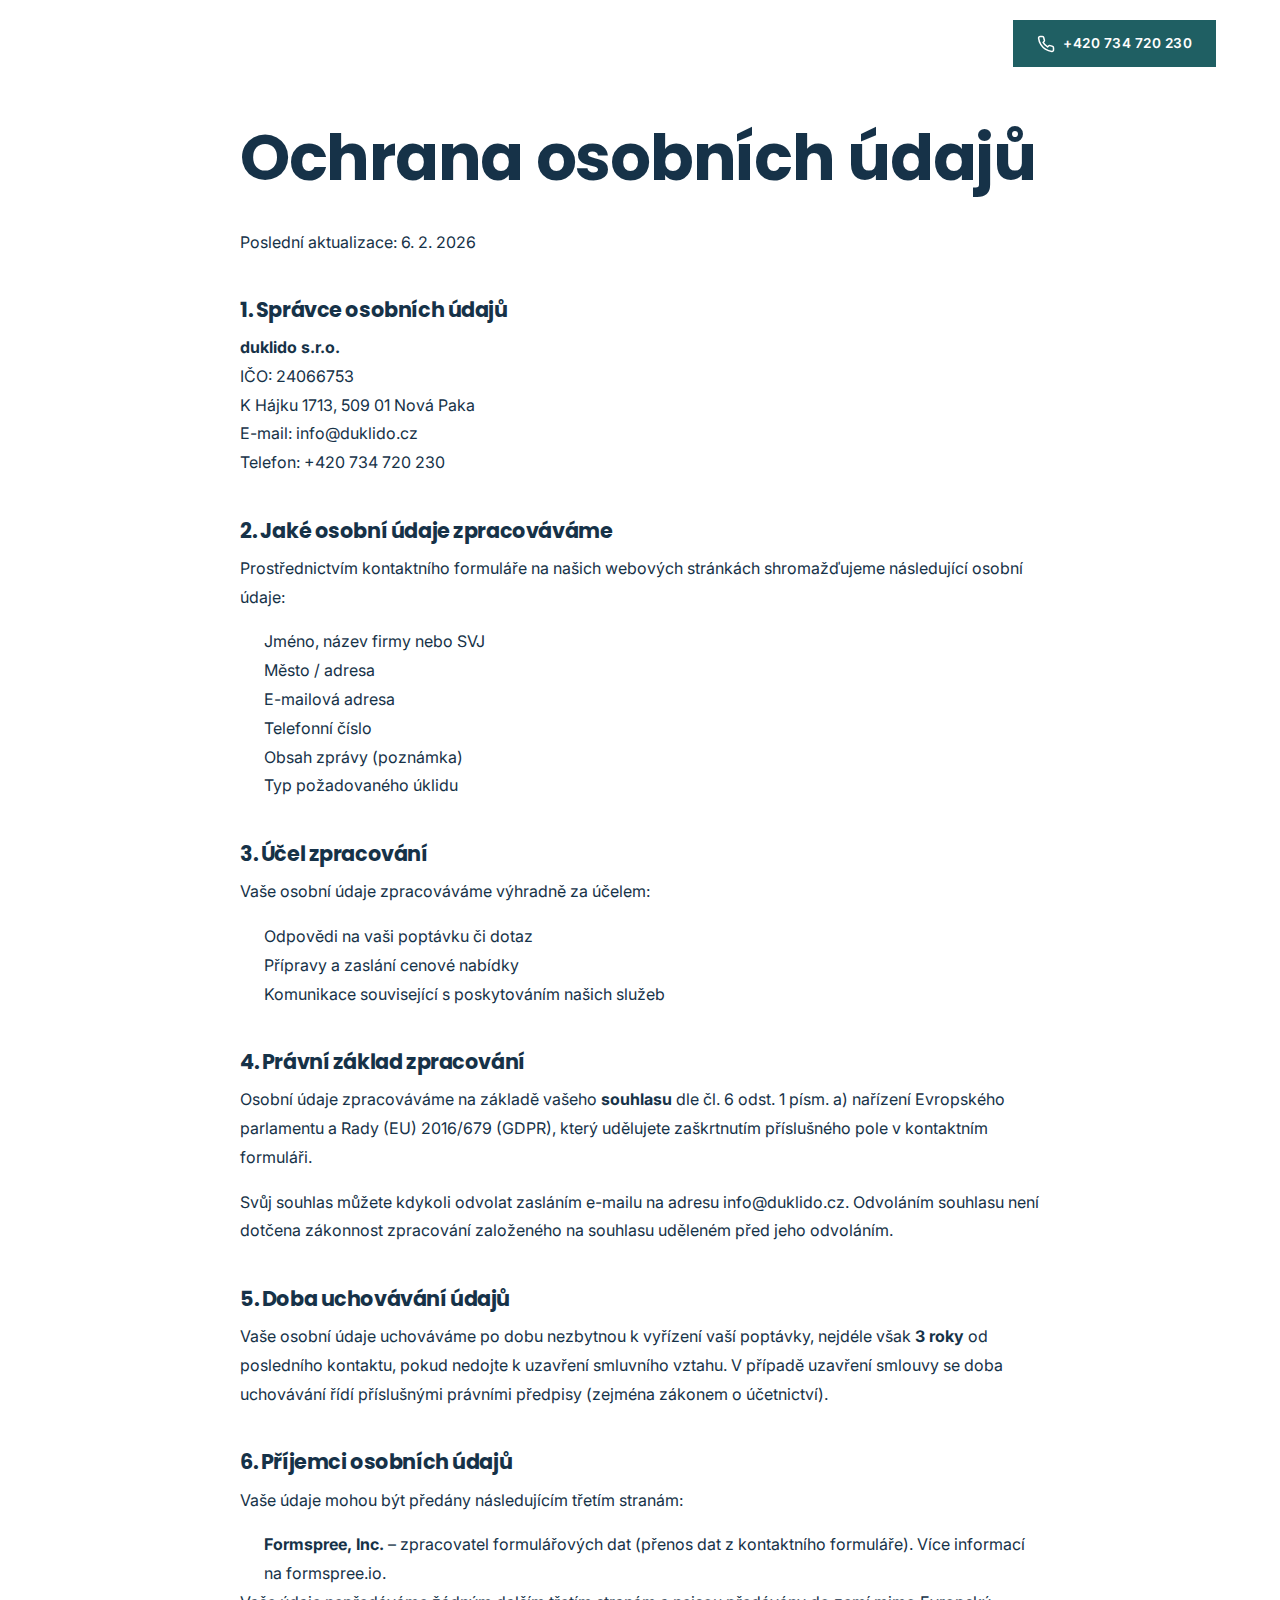
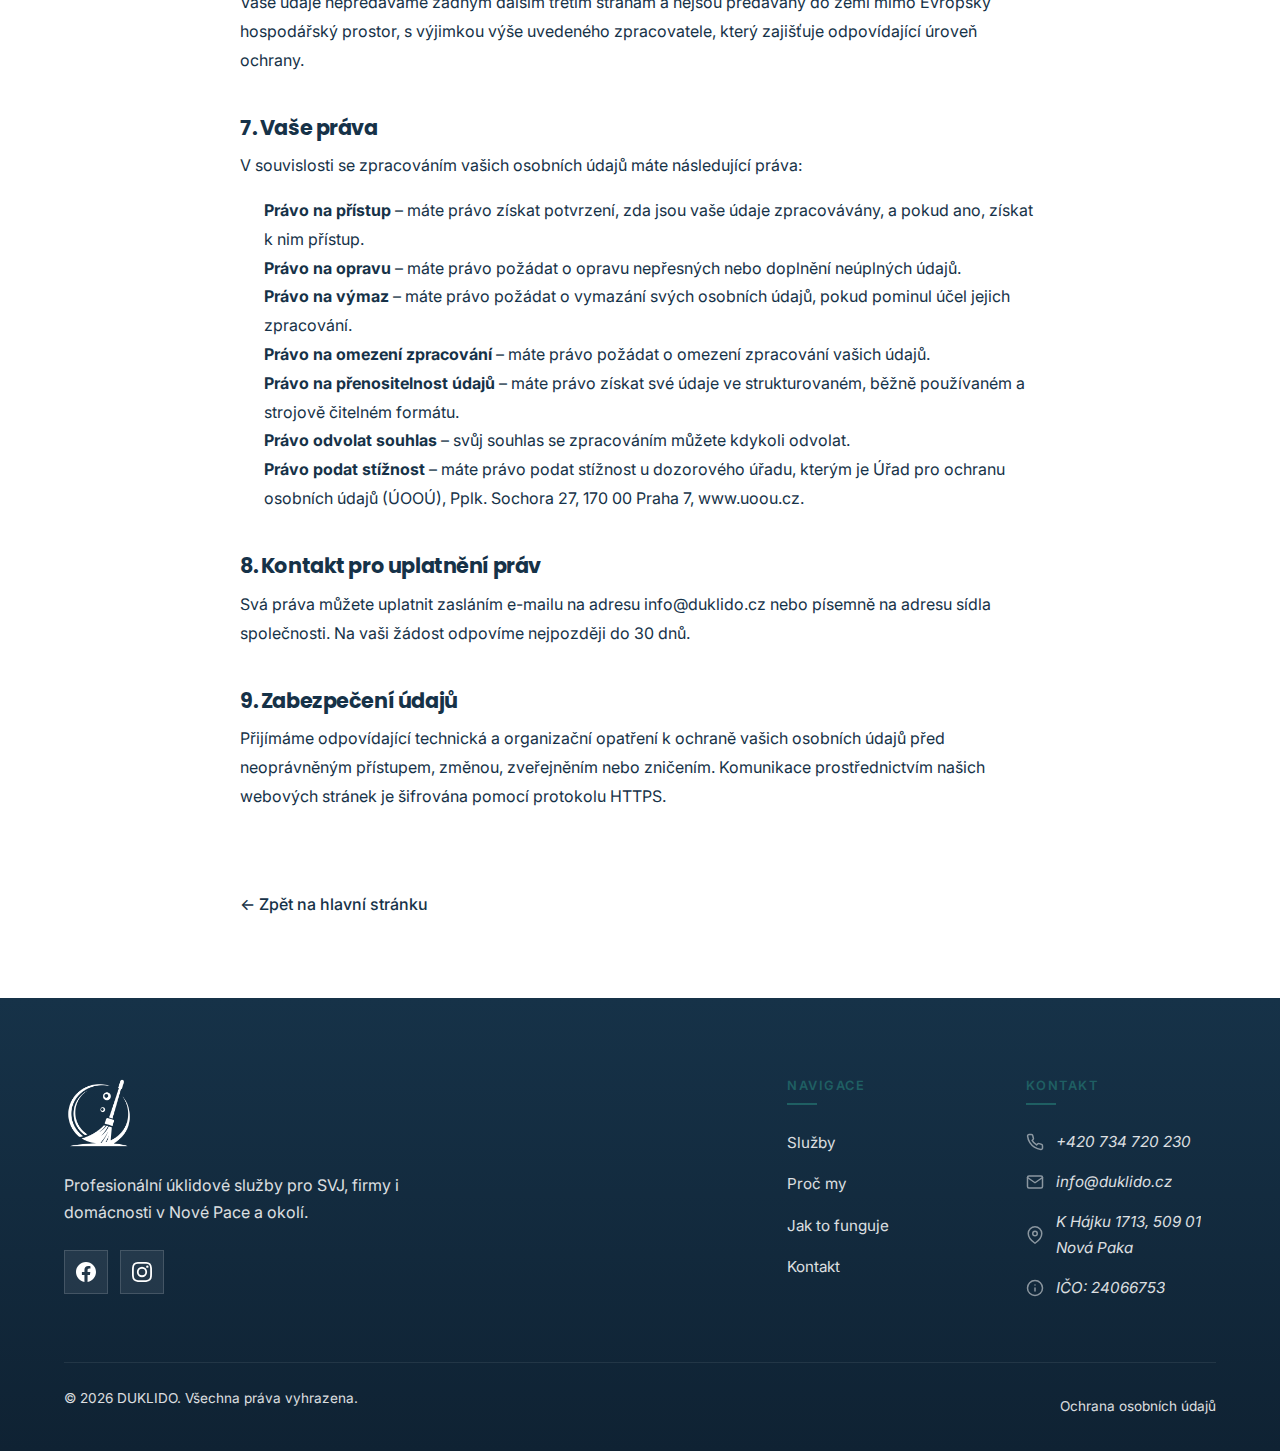
<file: ochrana-osobnich-udaju.html>
<!DOCTYPE html>
<html lang="cs">
<head>
    <meta charset="UTF-8">
    <meta name="viewport" content="width=device-width, initial-scale=1.0">
    <meta name="description" content="Ochrana osobních údajů - Zásady zpracování osobních údajů společnosti duklido s.r.o.">
    <meta name="robots" content="noindex, follow">

    <!-- Favicon -->
    <link rel="icon" type="image/svg+xml" href="resources/duklido/duklido_logo_1.svg">
    <link rel="apple-touch-icon" href="resources/duklido/duklido_logo_1.svg">

    <title>Ochrana osobních údajů | DUKLIDO</title>

    <!-- Fonts -->
    <link rel="preconnect" href="https://fonts.googleapis.com">
    <link rel="preconnect" href="https://fonts.gstatic.com" crossorigin>
    <link href="https://fonts.googleapis.com/css2?family=Inter:wght@400;500;600;700&family=Poppins:wght@400;500;600;700&display=swap" rel="stylesheet">

    <link rel="canonical" href="https://duklido.cz/ochrana-osobnich-udaju.html">
    <meta name="theme-color" content="#163248">

    <link rel="stylesheet" href="styles.css">
</head>
<body>
    <!-- Navigation -->
    <nav class="navbar navbar--scrolled" id="navbar" role="navigation" aria-label="Hlavní navigace">
        <div class="container nav-container">
            <a href="/" class="nav-logo" aria-label="DUKLIDO - domovská stránka">
                <img src="resources/duklido/duklido_logo_1.png" alt="" class="logo-icon logo-dark" aria-hidden="true">
                <img src="resources/duklido/duklido_1.png" alt="DUKLIDO" class="logo-text logo-dark">
                <img src="resources/duklido/duklido_logo_1_white.png" alt="" class="logo-icon logo-white" aria-hidden="true">
                <img src="resources/duklido/duklido_1_white.png" alt="DUKLIDO" class="logo-text logo-white">
            </a>
            <button class="nav-toggle" id="navToggle" aria-label="Otevřít menu" aria-expanded="false" aria-controls="navMenu">
                <span class="hamburger" aria-hidden="true"></span>
            </button>
            <div class="nav-menu" id="navMenu">
                <ul class="nav-links">
                    <li><a href="/#sluzby">Služby</a></li>
                    <li><a href="/#proc-my">Proč my</a></li>
                    <li><a href="/#jak-to-funguje">Jak to funguje</a></li>
                    <li><a href="/#kontakt">Kontakt</a></li>
                </ul>
                <a href="tel:+420734720230" class="nav-cta" aria-label="Zavolat na +420 734 720 230">
                    <svg width="18" height="18" viewBox="0 0 24 24" fill="none" stroke="currentColor" stroke-width="2" stroke-linecap="round" stroke-linejoin="round" aria-hidden="true">
                        <path d="M22 16.92v3a2 2 0 0 1-2.18 2 19.79 19.79 0 0 1-8.63-3.07 19.5 19.5 0 0 1-6-6 19.79 19.79 0 0 1-3.07-8.67A2 2 0 0 1 4.11 2h3a2 2 0 0 1 2 1.72 12.84 12.84 0 0 0 .7 2.81 2 2 0 0 1-.45 2.11L8.09 9.91a16 16 0 0 0 6 6l1.27-1.27a2 2 0 0 1 2.11-.45 12.84 12.84 0 0 0 2.81.7A2 2 0 0 1 22 16.92z"/>
                    </svg>
                    <span>+420 734 720 230</span>
                </a>
            </div>
        </div>
    </nav>

    <!-- Main Content -->
    <main style="padding-top: 120px; padding-bottom: 80px;">
        <div class="container">
            <div style="max-width: 800px; margin: 0 auto;">
                <h1 class="section-title" style="text-align: left; margin-bottom: 0.5em;">Ochrana osobních údajů</h1>
                <p style="color: var(--text-light); margin-bottom: 2.5em;">Poslední aktualizace: 6. 2. 2026</p>

                <div style="line-height: 1.8; color: var(--text);">

                    <h2 style="font-family: var(--font-heading); font-size: 1.3rem; color: var(--primary); margin-top: 2em; margin-bottom: 0.5em;">1. Správce osobních údajů</h2>
                    <p>
                        <strong>duklido s.r.o.</strong><br>
                        IČO: 24066753<br>
                        K Hájku 1713, 509 01 Nová Paka<br>
                        E-mail: <a href="mailto:info@duklido.cz" style="color: var(--accent);">info@duklido.cz</a><br>
                        Telefon: <a href="tel:+420734720230" style="color: var(--accent);">+420 734 720 230</a>
                    </p>

                    <h2 style="font-family: var(--font-heading); font-size: 1.3rem; color: var(--primary); margin-top: 2em; margin-bottom: 0.5em;">2. Jaké osobní údaje zpracováváme</h2>
                    <p>Prostřednictvím kontaktního formuláře na našich webových stránkách shromažďujeme následující osobní údaje:</p>
                    <ul style="margin-left: 1.5em; margin-top: 0.5em;">
                        <li>Jméno, název firmy nebo SVJ</li>
                        <li>Město / adresa</li>
                        <li>E-mailová adresa</li>
                        <li>Telefonní číslo</li>
                        <li>Obsah zprávy (poznámka)</li>
                        <li>Typ požadovaného úklidu</li>
                    </ul>

                    <h2 style="font-family: var(--font-heading); font-size: 1.3rem; color: var(--primary); margin-top: 2em; margin-bottom: 0.5em;">3. Účel zpracování</h2>
                    <p>Vaše osobní údaje zpracováváme výhradně za účelem:</p>
                    <ul style="margin-left: 1.5em; margin-top: 0.5em;">
                        <li>Odpovědi na vaši poptávku či dotaz</li>
                        <li>Přípravy a zaslání cenové nabídky</li>
                        <li>Komunikace související s poskytováním našich služeb</li>
                    </ul>

                    <h2 style="font-family: var(--font-heading); font-size: 1.3rem; color: var(--primary); margin-top: 2em; margin-bottom: 0.5em;">4. Právní základ zpracování</h2>
                    <p>
                        Osobní údaje zpracováváme na základě vašeho <strong>souhlasu</strong> dle čl. 6 odst. 1 písm. a) nařízení Evropského parlamentu a Rady (EU) 2016/679 (GDPR), který udělujete zaškrtnutím příslušného pole v kontaktním formuláři.
                    </p>
                    <p>
                        Svůj souhlas můžete kdykoli odvolat zasláním e-mailu na adresu <a href="mailto:info@duklido.cz" style="color: var(--accent);">info@duklido.cz</a>. Odvoláním souhlasu není dotčena zákonnost zpracování založeného na souhlasu uděleném před jeho odvoláním.
                    </p>

                    <h2 style="font-family: var(--font-heading); font-size: 1.3rem; color: var(--primary); margin-top: 2em; margin-bottom: 0.5em;">5. Doba uchovávání údajů</h2>
                    <p>
                        Vaše osobní údaje uchováváme po dobu nezbytnou k vyřízení vaší poptávky, nejdéle však <strong>3 roky</strong> od posledního kontaktu, pokud nedojte k uzavření smluvního vztahu. V případě uzavření smlouvy se doba uchovávání řídí příslušnými právními předpisy (zejména zákonem o účetnictví).
                    </p>

                    <h2 style="font-family: var(--font-heading); font-size: 1.3rem; color: var(--primary); margin-top: 2em; margin-bottom: 0.5em;">6. Příjemci osobních údajů</h2>
                    <p>Vaše údaje mohou být předány následujícím třetím stranám:</p>
                    <ul style="margin-left: 1.5em; margin-top: 0.5em;">
                        <li><strong>Formspree, Inc.</strong> – zpracovatel formulářových dat (přenos dat z kontaktního formuláře). Více informací na <a href="https://formspree.io/legal/privacy-policy/" target="_blank" rel="noopener" style="color: var(--accent);">formspree.io</a>.</li>
                    </ul>
                    <p>Vaše údaje nepředáváme žádným dalším třetím stranám a nejsou předávány do zemí mimo Evropský hospodářský prostor, s výjimkou výše uvedeného zpracovatele, který zajišťuje odpovídající úroveň ochrany.</p>

                    <h2 style="font-family: var(--font-heading); font-size: 1.3rem; color: var(--primary); margin-top: 2em; margin-bottom: 0.5em;">7. Vaše práva</h2>
                    <p>V souvislosti se zpracováním vašich osobních údajů máte následující práva:</p>
                    <ul style="margin-left: 1.5em; margin-top: 0.5em;">
                        <li><strong>Právo na přístup</strong> – máte právo získat potvrzení, zda jsou vaše údaje zpracovávány, a pokud ano, získat k nim přístup.</li>
                        <li><strong>Právo na opravu</strong> – máte právo požádat o opravu nepřesných nebo doplnění neúplných údajů.</li>
                        <li><strong>Právo na výmaz</strong> – máte právo požádat o vymazání svých osobních údajů, pokud pominul účel jejich zpracování.</li>
                        <li><strong>Právo na omezení zpracování</strong> – máte právo požádat o omezení zpracování vašich údajů.</li>
                        <li><strong>Právo na přenositelnost údajů</strong> – máte právo získat své údaje ve strukturovaném, běžně používaném a strojově čitelném formátu.</li>
                        <li><strong>Právo odvolat souhlas</strong> – svůj souhlas se zpracováním můžete kdykoli odvolat.</li>
                        <li><strong>Právo podat stížnost</strong> – máte právo podat stížnost u dozorového úřadu, kterým je Úřad pro ochranu osobních údajů (ÚOOÚ), Pplk. Sochora 27, 170 00 Praha 7, <a href="https://www.uoou.cz" target="_blank" rel="noopener" style="color: var(--accent);">www.uoou.cz</a>.</li>
                    </ul>

                    <h2 style="font-family: var(--font-heading); font-size: 1.3rem; color: var(--primary); margin-top: 2em; margin-bottom: 0.5em;">8. Kontakt pro uplatnění práv</h2>
                    <p>
                        Svá práva můžete uplatnit zasláním e-mailu na adresu <a href="mailto:info@duklido.cz" style="color: var(--accent);">info@duklido.cz</a> nebo písemně na adresu sídla společnosti. Na vaši žádost odpovíme nejpozději do 30 dnů.
                    </p>

                    <h2 style="font-family: var(--font-heading); font-size: 1.3rem; color: var(--primary); margin-top: 2em; margin-bottom: 0.5em;">9. Zabezpečení údajů</h2>
                    <p>
                        Přijímáme odpovídající technická a organizační opatření k ochraně vašich osobních údajů před neoprávněným přístupem, změnou, zveřejněním nebo zničením. Komunikace prostřednictvím našich webových stránek je šifrována pomocí protokolu HTTPS.
                    </p>

                </div>

                <div style="margin-top: 3em; padding-top: 2em; border-top: 1px solid var(--border);">
                    <a href="/" style="color: var(--accent); text-decoration: none; font-weight: 500;">&larr; Zpět na hlavní stránku</a>
                </div>
            </div>
        </div>
    </main>

    <!-- Footer -->
    <footer class="footer" role="contentinfo">
        <div class="container">
            <div class="footer-main">
                <div class="footer-brand">
                    <img src="resources/duklido/duklido_logo_1_white.png" alt="DUKLIDO" class="footer-logo">
                    <p class="footer-tagline">Profesionální úklidové služby pro SVJ, firmy i domácnosti v Nové Pace a okolí.</p>
                    <div class="footer-social">
                        <a href="#" aria-label="Facebook (brzy)" title="Facebook profil bude brzy k dispozici">
                            <svg width="20" height="20" viewBox="0 0 24 24" fill="currentColor" aria-hidden="true">
                                <path d="M24 12.073c0-6.627-5.373-12-12-12s-12 5.373-12 12c0 5.99 4.388 10.954 10.125 11.854v-8.385H7.078v-3.47h3.047V9.43c0-3.007 1.792-4.669 4.533-4.669 1.312 0 2.686.235 2.686.235v2.953H15.83c-1.491 0-1.956.925-1.956 1.874v2.25h3.328l-.532 3.47h-2.796v8.385C19.612 23.027 24 18.062 24 12.073z"/>
                            </svg>
                        </a>
                        <a href="#" aria-label="Instagram (brzy)" title="Instagram profil bude brzy k dispozici">
                            <svg width="20" height="20" viewBox="0 0 24 24" fill="currentColor" aria-hidden="true">
                                <path d="M12 2.163c3.204 0 3.584.012 4.85.07 3.252.148 4.771 1.691 4.919 4.919.058 1.265.069 1.645.069 4.849 0 3.205-.012 3.584-.069 4.849-.149 3.225-1.664 4.771-4.919 4.919-1.266.058-1.644.07-4.85.07-3.204 0-3.584-.012-4.849-.07-3.26-.149-4.771-1.699-4.919-4.92-.058-1.265-.07-1.644-.07-4.849 0-3.204.013-3.583.07-4.849.149-3.227 1.664-4.771 4.919-4.919 1.266-.057 1.645-.069 4.849-.069zM12 0C8.741 0 8.333.014 7.053.072 2.695.272.273 2.69.073 7.052.014 8.333 0 8.741 0 12c0 3.259.014 3.668.072 4.948.2 4.358 2.618 6.78 6.98 6.98C8.333 23.986 8.741 24 12 24c3.259 0 3.668-.014 4.948-.072 4.354-.2 6.782-2.618 6.979-6.98.059-1.28.073-1.689.073-4.948 0-3.259-.014-3.667-.072-4.947-.196-4.354-2.617-6.78-6.979-6.98C15.668.014 15.259 0 12 0zm0 5.838a6.162 6.162 0 100 12.324 6.162 6.162 0 000-12.324zM12 16a4 4 0 110-8 4 4 0 010 8zm6.406-11.845a1.44 1.44 0 100 2.881 1.44 1.44 0 000-2.881z"/>
                            </svg>
                        </a>
                    </div>
                </div>
                <div class="footer-links">
                    <nav class="footer-nav" aria-label="Patička - navigace">
                        <h4>Navigace</h4>
                        <ul>
                            <li><a href="/#sluzby">Služby</a></li>
                            <li><a href="/#proc-my">Proč my</a></li>
                            <li><a href="/#jak-to-funguje">Jak to funguje</a></li>
                            <li><a href="/#kontakt">Kontakt</a></li>
                        </ul>
                    </nav>
                    <div class="footer-contact">
                        <h4>Kontakt</h4>
                        <address>
                            <div class="footer-contact-item">
                                <svg width="18" height="18" viewBox="0 0 24 24" fill="none" stroke="currentColor" stroke-width="2" stroke-linecap="round" stroke-linejoin="round" aria-hidden="true">
                                    <path d="M22 16.92v3a2 2 0 0 1-2.18 2 19.79 19.79 0 0 1-8.63-3.07 19.5 19.5 0 0 1-6-6 19.79 19.79 0 0 1-3.07-8.67A2 2 0 0 1 4.11 2h3a2 2 0 0 1 2 1.72 12.84 12.84 0 0 0 .7 2.81 2 2 0 0 1-.45 2.11L8.09 9.91a16 16 0 0 0 6 6l1.27-1.27a2 2 0 0 1 2.11-.45 12.84 12.84 0 0 0 2.81.7A2 2 0 0 1 22 16.92z"/>
                                </svg>
                                <a href="tel:+420734720230" aria-label="Zavolat na +420 734 720 230">+420 734 720 230</a>
                            </div>
                            <div class="footer-contact-item">
                                <svg width="18" height="18" viewBox="0 0 24 24" fill="none" stroke="currentColor" stroke-width="2" stroke-linecap="round" stroke-linejoin="round" aria-hidden="true">
                                    <path d="M4 4h16c1.1 0 2 .9 2 2v12c0 1.1-.9 2-2 2H4c-1.1 0-2-.9-2-2V6c0-1.1.9-2 2-2z"/>
                                    <polyline points="22,6 12,13 2,6"/>
                                </svg>
                                <a href="mailto:info@duklido.cz" aria-label="Napsat e-mail na info@duklido.cz">info@duklido.cz</a>
                            </div>
                            <div class="footer-contact-item">
                                <svg width="18" height="18" viewBox="0 0 24 24" fill="none" stroke="currentColor" stroke-width="2" stroke-linecap="round" stroke-linejoin="round" aria-hidden="true">
                                    <path d="M21 10c0 7-9 13-9 13s-9-6-9-13a9 9 0 0 1 18 0z"/>
                                    <circle cx="12" cy="10" r="3"/>
                                </svg>
                                <span>K Hájku 1713, 509 01 Nová Paka</span>
                            </div>
                            <div class="footer-contact-item">
                                <svg width="18" height="18" viewBox="0 0 24 24" fill="none" stroke="currentColor" stroke-width="2" stroke-linecap="round" stroke-linejoin="round" aria-hidden="true">
                                    <circle cx="12" cy="12" r="10"/>
                                    <path d="M12 16v-4"/>
                                    <path d="M12 8h.01"/>
                                </svg>
                                <span>IČO: 24066753</span>
                            </div>
                        </address>
                    </div>
                </div>
            </div>
            <div class="footer-bottom">
                <p>&copy; <span id="current-year">2026</span> DUKLIDO. Všechna práva vyhrazena.</p>
                <div class="footer-bottom-links">
                    <a href="ochrana-osobnich-udaju.html">Ochrana osobních údajů</a>
                </div>
            </div>
        </div>
    </footer>

    <script src="script.js"></script>
</body>
</html>
</file>
<file: styles.css>
/* ===== DUKLIDO - Professional Attorney-Style Design ===== */
/* Design Direction: Professional, trustworthy, authoritative */

/* ===== CSS Custom Properties ===== */
:root {
    /* Colors from paleta.png */
    --color-dark-navy: #163248;
    --color-navy: #2a3950;
    --color-teal: #1f5f63;
    --color-cream: #f2ebe3;
    --color-off-white: #f7f3ef;
    --color-white: #ffffff;

    /* Semantic colors */
    --color-primary: var(--color-dark-navy);
    --color-secondary: var(--color-navy);
    --color-accent: var(--color-teal);
    --color-bg-light: var(--color-cream);
    --color-bg-alt: var(--color-off-white);

    /* Text colors */
    --color-text: var(--color-dark-navy);
    --color-text-light: #5a6a7a;
    --color-text-inverse: var(--color-white);

    /* Typography - Modern geometric sans-serif */
    --font-heading: 'Poppins', -apple-system, BlinkMacSystemFont, sans-serif;
    --font-body: 'Inter', -apple-system, BlinkMacSystemFont, sans-serif;

    /* Shadows - subtle, professional */
    --shadow-sm: 0 2px 8px rgba(22, 50, 72, 0.06);
    --shadow-md: 0 4px 16px rgba(22, 50, 72, 0.1);
    --shadow-lg: 0 8px 32px rgba(22, 50, 72, 0.14);

    /* Sharp corners - no radius for professional look */
    --radius: 0;

    /* Spacing */
    --space-xs: 8px;
    --space-sm: 16px;
    --space-md: 24px;
    --space-lg: 48px;
    --space-xl: 80px;
    --space-2xl: 120px;

    /* Transitions */
    --transition-fast: 0.2s ease;
    --transition: 0.3s ease;
}

/* ===== Accessibility ===== */
.skip-link {
    position: absolute;
    top: -100%;
    left: 50%;
    transform: translateX(-50%);
    background-color: var(--color-primary);
    color: var(--color-white);
    padding: 12px 24px;
    z-index: 10000;
    font-family: var(--font-body);
    font-weight: 500;
    transition: top 0.3s ease;
    text-decoration: none;
}

.skip-link:focus {
    top: 16px;
    outline: 3px solid var(--color-accent);
    outline-offset: 2px;
}

.sr-only {
    position: absolute;
    width: 1px;
    height: 1px;
    padding: 0;
    margin: -1px;
    overflow: hidden;
    clip: rect(0, 0, 0, 0);
    white-space: nowrap;
    border: 0;
}

/* Enhanced focus indicators */
*:focus-visible {
    outline: 3px solid var(--color-accent);
    outline-offset: 3px;
}

/* Reduce motion for users who prefer it */
@media (prefers-reduced-motion: reduce) {
    *,
    *::before,
    *::after {
        animation-duration: 0.01ms !important;
        animation-iteration-count: 1 !important;
        transition-duration: 0.01ms !important;
        scroll-behavior: auto !important;
    }

    .fade-in {
        opacity: 1;
        transform: none;
    }
}

/* ===== Reset & Base ===== */
*,
*::before,
*::after {
    margin: 0;
    padding: 0;
    box-sizing: border-box;
}

html {
    scroll-behavior: smooth;
    font-size: 16px;
}

body {
    font-family: var(--font-body);
    font-size: 1rem;
    line-height: 1.7;
    color: var(--color-text);
    background-color: var(--color-white);
    overflow-x: hidden;
    -webkit-font-smoothing: antialiased;
    -moz-osx-font-smoothing: grayscale;
}

img {
    max-width: 100%;
    height: auto;
    display: block;
}

a {
    text-decoration: none;
    color: inherit;
    transition: color var(--transition-fast);
}

ul {
    list-style: none;
}

/* ===== Typography ===== */
h1, h2, h3, h4, h5, h6 {
    font-family: var(--font-heading);
    font-weight: 700;
    line-height: 1.2;
    color: var(--color-primary);
    letter-spacing: -0.02em;
}

h1 {
    font-size: clamp(2.75rem, 5vw, 4rem);
}

h2 {
    font-size: clamp(2rem, 4vw, 3rem);
}

h3 {
    font-size: clamp(1.25rem, 2vw, 1.5rem);
}

p {
    margin-bottom: 1rem;
}

p:last-child {
    margin-bottom: 0;
}

/* ===== Container ===== */
.container {
    width: 100%;
    max-width: 1200px;
    margin: 0 auto;
    padding: 0 var(--space-md);
}

/* ===== Buttons ===== */
.btn {
    display: inline-flex;
    align-items: center;
    justify-content: center;
    gap: var(--space-xs);
    padding: 16px 32px;
    font-family: var(--font-body);
    font-size: 0.95rem;
    font-weight: 600;
    text-transform: uppercase;
    letter-spacing: 0.5px;
    border: 2px solid transparent;
    cursor: pointer;
    transition: all var(--transition);
    text-decoration: none;
}

.btn-primary {
    background-color: var(--color-accent);
    color: var(--color-white);
    border-color: var(--color-accent);
}

.btn-primary:hover {
    background-color: #174549;
    color: var(--color-white);
}

/* Button hover on dark backgrounds - keep visible */
.contact-form .btn-primary:hover {
    background-color: var(--color-white);
    color: var(--color-accent);
    border-color: var(--color-white);
}

.btn-secondary {
    background-color: transparent;
    color: var(--color-white);
    border-color: rgba(255, 255, 255, 0.5);
}

.btn-secondary:hover {
    background-color: var(--color-white);
    color: var(--color-primary);
    border-color: var(--color-white);
}

.btn-outline {
    background-color: transparent;
    color: var(--color-primary);
    border-color: var(--color-primary);
}

.btn-outline:hover {
    background-color: var(--color-primary);
    color: var(--color-white);
}

.btn:focus-visible {
    outline: 3px solid var(--color-accent);
    outline-offset: 3px;
}

.btn-full {
    width: 100%;
}

/* ===== Navigation ===== */
.navbar {
    position: fixed;
    top: 0;
    left: 0;
    right: 0;
    z-index: 1000;
    padding: 20px 0;
    background-color: transparent;
    transition: all var(--transition);
}

.navbar.scrolled {
    background-color: rgba(255, 255, 255, 0.8);
    backdrop-filter: blur(12px);
    -webkit-backdrop-filter: blur(12px);
    box-shadow: var(--shadow-sm);
    padding: 12px 0;
}

.nav-container {
    display: flex;
    align-items: center;
    justify-content: space-between;
}

.nav-logo {
    display: flex;
    align-items: center;
    gap: 6px;
}

.logo-icon {
    height: 44px;
    width: auto;
}

.logo-text {
    height: 28px;
    width: auto;
}

.nav-menu {
    display: flex;
    align-items: center;
    gap: 48px;
}

.nav-links {
    display: flex;
    gap: 40px;
}

.nav-links a {
    font-family: var(--font-body);
    font-weight: 500;
    font-size: 0.9rem;
    color: var(--color-white);
    text-transform: uppercase;
    letter-spacing: 0.5px;
    position: relative;
    padding-bottom: 4px;
}

.nav-links a::after {
    content: '';
    position: absolute;
    bottom: 0;
    left: 0;
    width: 0;
    height: 2px;
    background-color: var(--color-accent);
    transition: width var(--transition);
}

.nav-links a:hover::after,
.nav-links a:focus::after {
    width: 100%;
}

.navbar.scrolled .nav-links a {
    color: var(--color-primary);
}

.nav-cta {
    display: inline-flex;
    align-items: center;
    gap: var(--space-xs);
    padding: 12px 24px;
    background-color: var(--color-accent);
    color: var(--color-white);
    font-family: var(--font-body);
    font-weight: 600;
    font-size: 0.85rem;
    text-transform: uppercase;
    letter-spacing: 0.5px;
    transition: all var(--transition);
}

.nav-cta:hover {
    background-color: #174549;
}

.nav-toggle {
    display: none;
    background: none;
    border: none;
    cursor: pointer;
    padding: 12px;
    min-width: 44px;
    min-height: 44px;
}

.hamburger {
    display: block;
    width: 24px;
    height: 2px;
    background-color: var(--color-white);
    position: relative;
    transition: all var(--transition);
}

.hamburger::before,
.hamburger::after {
    content: '';
    position: absolute;
    left: 0;
    width: 24px;
    height: 2px;
    background-color: var(--color-white);
    transition: all var(--transition);
}

.hamburger::before {
    top: -8px;
}

.hamburger::after {
    top: 8px;
}

.navbar.scrolled .hamburger,
.navbar.scrolled .hamburger::before,
.navbar.scrolled .hamburger::after {
    background-color: var(--color-primary);
}

.nav-toggle.active .hamburger {
    background-color: transparent;
}

.nav-toggle.active .hamburger::before {
    top: 0;
    transform: rotate(45deg);
}

.nav-toggle.active .hamburger::after {
    top: 0;
    transform: rotate(-45deg);
}

/* Logo swap: white on dark navbar, dark on scrolled navbar */
.navbar .logo-dark {
    display: none;
}

.navbar .logo-white {
    display: block;
}

.navbar.scrolled .logo-dark {
    display: block;
}

.navbar.scrolled .logo-white {
    display: none;
}

/* ===== Hero Section - Photo Background ===== */
.hero {
    min-height: 100vh;
    display: flex;
    align-items: center;
    padding: 160px 0 120px;
    position: relative;
    overflow: hidden;
}

.hero-bg {
    position: absolute;
    top: 0;
    left: 0;
    right: 0;
    bottom: 0;
    background-image: url('resources/hero-bg.jpg');
    background-size: cover;
    background-position: center;
    background-repeat: no-repeat;
    background-attachment: fixed;
    filter: blur(4px);
    transform: scale(1.05);
    z-index: 1;
}

/* Dark overlay with texture effect */
.hero::before {
    content: '';
    position: absolute;
    top: 0;
    left: 0;
    right: 0;
    bottom: 0;
    background:
        linear-gradient(180deg, rgba(22, 50, 72, 0.92) 0%, rgba(22, 50, 72, 0.85) 50%, rgba(22, 50, 72, 0.92) 100%),
        repeating-linear-gradient(
            0deg,
            transparent,
            transparent 2px,
            rgba(0, 0, 0, 0.03) 2px,
            rgba(0, 0, 0, 0.03) 4px
        );
    pointer-events: none;
    z-index: 2;
}

/* Subtle vignette effect */
.hero::after {
    content: '';
    position: absolute;
    top: 0;
    left: 0;
    right: 0;
    bottom: 0;
    background: radial-gradient(ellipse at center, transparent 0%, rgba(22, 50, 72, 0.4) 100%);
    pointer-events: none;
    z-index: 2;
}

.hero-container {
    display: flex;
    flex-direction: column;
    align-items: center;
    text-align: center;
    max-width: 800px;
    margin: 0 auto;
    position: relative;
    z-index: 3;
}

.hero-content {
    width: 100%;
}

.hero-title {
    color: var(--color-white);
    margin-bottom: var(--space-sm);
    font-weight: 700;
}

.hero-subtitle {
    font-family: var(--font-heading);
    font-size: clamp(1.25rem, 2.5vw, 1.75rem);
    font-weight: 400;
    font-style: italic;
    color: rgba(255, 255, 255, 0.9);
    margin-bottom: var(--space-lg);
}

.hero-text {
    font-size: 1.1rem;
    color: rgba(255, 255, 255, 0.8);
    max-width: 600px;
    margin: 0 auto var(--space-md);
    line-height: 1.8;
}

.hero-tagline {
    font-family: var(--font-body);
    font-size: 1.1rem;
    font-weight: 600;
    color: #f2ebe3;
    text-transform: uppercase;
    letter-spacing: 2px;
    margin-bottom: var(--space-xl);
}

.hero-ctas {
    display: flex;
    gap: var(--space-md);
    justify-content: center;
    flex-wrap: wrap;
    margin-bottom: var(--space-lg);
}

.hero-note {
    font-size: 0.9rem;
    color: rgba(255, 255, 255, 0.85);
    font-style: italic;
}

/* ===== Section Styles ===== */
section {
    padding: var(--space-2xl) 0;
}

.section-header {
    text-align: center;
    margin-bottom: var(--space-xl);
}

.section-title {
    margin-bottom: var(--space-sm);
}

/* Elegant divider under section titles */
.section-divider {
    width: 80px;
    height: 3px;
    background-color: var(--color-accent);
    margin: var(--space-md) auto 0;
}

.section-subtitle {
    font-size: 1.1rem;
    color: var(--color-text-light);
    max-width: 600px;
    margin: var(--space-md) auto 0;
    line-height: 1.7;
}

/* ===== Services Section - Cream Background ===== */
.services {
    background-color: var(--color-cream);
}

.services-grid {
    display: grid;
    grid-template-columns: repeat(4, 1fr);
    gap: 0;
}

.service-card {
    background-color: var(--color-white);
    padding: var(--space-lg) var(--space-md);
    text-align: center;
    border-right: 1px solid rgba(22, 50, 72, 0.08);
    transition: all var(--transition);
    position: relative;
}

.service-card:last-child {
    border-right: none;
}

.service-card::after {
    content: '';
    position: absolute;
    bottom: 0;
    left: 50%;
    transform: translateX(-50%);
    width: 0;
    height: 3px;
    background-color: var(--color-accent);
    transition: width var(--transition);
}

.service-card:hover {
    background-color: var(--color-off-white);
}

.service-card:hover::after {
    width: 60px;
}

.service-icon {
    width: 80px;
    height: 80px;
    margin: 0 auto var(--space-md);
    display: flex;
    align-items: center;
    justify-content: center;
    border: 2px solid var(--color-accent);
    border-radius: 50%;
    color: var(--color-accent);
    transition: all var(--transition);
}

.service-icon svg {
    width: 36px;
    height: 36px;
}

.service-card:hover .service-icon {
    background-color: var(--color-accent);
    color: var(--color-white);
}

.service-title {
    font-family: var(--font-heading);
    font-size: 1.25rem;
    margin-bottom: var(--space-md);
    color: var(--color-primary);
}

.service-list {
    display: flex;
    flex-direction: column;
    gap: 12px;
}

.service-list li {
    font-size: 0.95rem;
    color: var(--color-text-light);
    line-height: 1.6;
}

/* ===== Why Us Section - Fresh Design ===== */
.why-us {
    background-color: var(--color-cream);
    color: var(--color-text);
}

.why-us .section-title {
    color: var(--color-primary);
}

.values-grid {
    display: grid;
    grid-template-columns: repeat(2, 1fr);
    gap: var(--space-md);
    max-width: 900px;
    margin: 0 auto;
}

.value-card {
    background-color: var(--color-white);
    padding: var(--space-lg);
    border-left: 4px solid var(--color-accent);
    transition: all var(--transition);
    display: flex;
    flex-direction: column;
    gap: var(--space-sm);
}

.value-card:hover {
    transform: translateY(-4px);
    box-shadow: var(--shadow-md);
}

.value-icon {
    color: var(--color-accent);
    margin-bottom: var(--space-xs);
}

.value-title {
    font-family: var(--font-heading);
    font-size: 1.35rem;
    color: var(--color-primary);
    margin: 0;
}

.value-text {
    font-size: 1rem;
    color: var(--color-text-light);
    line-height: 1.6;
    margin: 0;
}

/* ===== How It Works Section - Process Steps ===== */
.how-it-works {
    background-color: var(--color-white);
}

.steps-container {
    display: flex;
    align-items: flex-start;
    justify-content: center;
    gap: 0;
    max-width: 900px;
    margin: 0 auto;
    position: relative;
}

/* Horizontal timeline line */
.steps-container::before {
    content: '';
    position: absolute;
    top: 40px;
    left: 15%;
    right: 15%;
    height: 2px;
    background: linear-gradient(90deg, var(--color-accent), var(--color-primary));
    z-index: 0;
}

.step {
    flex: 1;
    text-align: center;
    padding: 0 var(--space-md);
    position: relative;
    z-index: 1;
}

.step-number {
    width: 80px;
    height: 80px;
    background-color: var(--color-white);
    border: 3px solid var(--color-accent);
    color: var(--color-accent);
    font-family: var(--font-body);
    font-size: 1.75rem;
    font-weight: 700;
    display: flex;
    align-items: center;
    justify-content: center;
    margin: 0 auto var(--space-sm);
    border-radius: 50%;
    transition: all var(--transition);
    line-height: 1;
}

.step:hover .step-number {
    background-color: var(--color-accent);
    color: var(--color-white);
}

.step-content {
    padding-top: 0;
}

.step-title {
    font-family: var(--font-heading);
    font-size: 1.25rem;
    margin-bottom: 8px;
    color: var(--color-primary);
}

.step-text {
    font-size: 0.95rem;
    color: var(--color-text-light);
    line-height: 1.6;
    max-width: 200px;
    margin: 0 auto;
}

/* Hidden connector element for compatibility */
.step-connector {
    display: none;
}

/* ===== Reviews Section - Google Reviews Carousel ===== */
.reviews {
    background-color: var(--color-white);
    padding: var(--space-xl) 0;
}

/* Header with Google badge */
.reviews-header {
    text-align: center;
    margin-bottom: var(--space-lg);
}

.reviews-google-badge {
    display: inline-flex;
    align-items: center;
    gap: var(--space-sm);
    background-color: var(--color-white);
    padding: var(--space-sm) var(--space-md);
    border-radius: 50px;
    box-shadow: var(--shadow-sm);
}

.reviews-rating {
    font-family: var(--font-heading);
    font-size: 1.5rem;
    font-weight: 700;
    color: var(--color-primary);
}

.reviews-stars {
    display: flex;
    gap: 2px;
}

.reviews-count {
    font-size: 0.9rem;
    color: var(--color-text-light);
}

/* Carousel Container */
.reviews-carousel {
    position: relative;
    display: flex;
    align-items: center;
    gap: var(--space-md);
    margin-bottom: var(--space-md);
}

.carousel-track-container {
    flex: 1;
    overflow: hidden;
    padding: 8px 0;
}

.carousel-track {
    display: flex;
    align-items: stretch;
    gap: 24px;
    transition: transform 0.5s ease-in-out;
}

.carousel-slide {
    flex: 0 0 calc(33.333% - 16px);
    max-width: calc(33.333% - 16px);
    box-sizing: border-box;
    display: flex;
}

/* Navigation Arrows */
.carousel-arrow {
    width: 48px;
    height: 48px;
    border-radius: 50%;
    background-color: var(--color-white);
    border: 2px solid var(--color-cream);
    display: flex;
    align-items: center;
    justify-content: center;
    cursor: pointer;
    transition: all var(--transition);
    flex-shrink: 0;
    color: var(--color-primary);
    z-index: 10;
}

.carousel-arrow:hover {
    background-color: var(--color-accent);
    border-color: var(--color-accent);
    color: var(--color-white);
}

.carousel-arrow:focus {
    outline: 2px solid var(--color-accent);
    outline-offset: 2px;
}

.carousel-arrow svg {
    stroke: currentColor;
}

/* Carousel Dots */
.carousel-dots {
    display: flex;
    justify-content: center;
    gap: 8px;
    margin-bottom: var(--space-lg);
}

.carousel-dot {
    width: 10px;
    height: 10px;
    border-radius: 50%;
    background-color: var(--color-cream);
    border: none;
    cursor: pointer;
    transition: all var(--transition);
}

.carousel-dot:hover {
    background-color: var(--color-accent-light);
}

.carousel-dot.active {
    background-color: var(--color-accent);
    transform: scale(1.2);
}

/* Review Card Styles */
.review-card {
    background-color: var(--color-cream);
    padding: var(--space-lg);
    border-radius: 16px;
    width: 100%;
    display: flex;
    flex-direction: column;
    transition: all var(--transition);
    box-shadow: 0 2px 12px rgba(22, 50, 72, 0.06);
}

.review-card-top {
    display: flex;
    align-items: center;
    gap: var(--space-sm);
    margin-bottom: var(--space-md);
}

.review-avatar {
    width: 56px;
    height: 56px;
    border-radius: 50%;
    background-color: var(--color-accent);
    color: var(--color-white);
    display: flex;
    align-items: center;
    justify-content: center;
    font-weight: 600;
    font-size: 1.3rem;
    flex-shrink: 0;
}

.review-info {
    flex: 1;
    min-width: 0;
}

.review-name {
    display: block;
    font-weight: 600;
    font-size: 1.1rem;
    color: var(--color-primary);
    margin-bottom: 4px;
}

.review-stars {
    display: flex;
    gap: 2px;
}

.review-google {
    flex-shrink: 0;
}

.review-text {
    font-size: 0.95rem;
    line-height: 1.7;
    color: var(--color-text);
    margin: 0;
    font-style: italic;
    text-align: left;
    flex-grow: 1;
}

/* Footer link */
.reviews-footer {
    text-align: center;
}

.reviews-link {
    display: inline-flex;
    align-items: center;
    gap: var(--space-xs);
    color: var(--color-accent);
    font-weight: 500;
    font-size: 0.95rem;
    transition: all var(--transition);
}

.reviews-link:hover {
    color: var(--color-primary);
}

/* Responsive - Tablet: 2 reviews visible */
@media (max-width: 1024px) {
    .carousel-track {
        gap: 20px;
    }
    .carousel-slide {
        flex: 0 0 calc(50% - 10px);
        max-width: calc(50% - 10px);
    }
}

/* Responsive - Mobile: 1 review visible */
@media (max-width: 768px) {
    .carousel-track {
        gap: 16px;
    }
    .carousel-slide {
        flex: 0 0 100%;
        max-width: 100%;
    }

    .carousel-arrow {
        width: 40px;
        height: 40px;
    }

    .carousel-arrow svg {
        width: 20px;
        height: 20px;
    }

    .review-card {
        padding: var(--space-md);
    }

    .review-avatar {
        width: 48px;
        height: 48px;
        font-size: 1.1rem;
    }

    .review-name {
        font-size: 1rem;
    }

    .review-text {
        font-size: 0.95rem;
    }
}

@media (max-width: 480px) {
    .reviews-google-badge {
        flex-wrap: wrap;
        justify-content: center;
        padding: var(--space-sm);
    }

    .reviews-carousel {
        gap: var(--space-xs);
    }

    /* Ensure carousel arrows meet 44px touch target */
    .carousel-arrow {
        width: 44px;
        height: 44px;
    }

    .review-card {
        padding: var(--space-sm);
    }

    .review-text {
        font-size: 0.9rem;
        line-height: 1.7;
    }
}

/* Carousel dots touch target improvement for all mobile */
@media (max-width: 768px) {
    .carousel-dot {
        width: 12px;
        height: 12px;
        padding: 0;
        position: relative;
    }

    /* Expand touch target to 44px without changing visual size */
    .carousel-dot::before {
        content: '';
        position: absolute;
        top: 50%;
        left: 50%;
        transform: translate(-50%, -50%);
        width: 44px;
        height: 44px;
    }

    .carousel-dots {
        gap: 12px;
    }
}

/* ===== Trust Section - Quote Banner ===== */
.trust {
    background: linear-gradient(135deg, var(--color-dark-navy) 0%, var(--color-navy) 100%);
    padding: var(--space-2xl) 0;
    position: relative;
    overflow: hidden;
}

/* Large decorative quote mark */
.trust::before {
    content: '\201C';
    position: absolute;
    top: 20px;
    left: 10%;
    font-family: Georgia, serif;
    font-size: 25rem;
    color: rgba(255, 255, 255, 0.03);
    line-height: 1;
    pointer-events: none;
}

.trust-content {
    text-align: center;
    position: relative;
    z-index: 1;
    max-width: 800px;
    margin: 0 auto;
}

.trust-title {
    font-family: var(--font-heading);
    font-size: clamp(2rem, 4vw, 2.75rem);
    font-weight: 700;
    color: var(--color-white);
    margin-bottom: var(--space-md);
}

.trust-text {
    font-size: 1.25rem;
    line-height: 1.9;
    color: rgba(255, 255, 255, 0.85);
    font-style: italic;
}

/* ===== Contact Section ===== */
.contact {
    background-color: var(--color-cream);
}

.contact-grid {
    display: grid;
    grid-template-columns: 1fr 1.2fr;
    gap: var(--space-xl);
    align-items: start;
}

.contact-info {
    padding-top: var(--space-md);
}

.contact-info .section-title {
    text-align: left;
    margin-bottom: var(--space-sm);
}

.contact-info .section-divider {
    margin: var(--space-md) 0;
}

.contact-text {
    color: var(--color-text-light);
    font-size: 1.1rem;
    margin-bottom: var(--space-lg);
    line-height: 1.7;
}

.contact-details {
    display: flex;
    flex-direction: column;
    gap: var(--space-md);
}

.contact-item {
    display: flex;
    align-items: center;
    gap: var(--space-sm);
    font-size: 1.05rem;
}

.contact-item svg {
    color: var(--color-accent);
    flex-shrink: 0;
    width: 22px;
    height: 22px;
}

.contact-item a:hover {
    color: var(--color-accent);
}

/* Dark form wrapper */
.contact-form-wrapper {
    background: linear-gradient(135deg, var(--color-dark-navy) 0%, var(--color-navy) 100%);
    padding: var(--space-lg);
}

.contact-form {
    display: flex;
    flex-direction: column;
    gap: var(--space-md);
}

.form-group {
    display: flex;
    flex-direction: column;
    gap: var(--space-xs);
}

.form-group label {
    font-family: var(--font-body);
    font-size: 0.85rem;
    font-weight: 600;
    text-transform: uppercase;
    letter-spacing: 0.5px;
    color: rgba(255, 255, 255, 0.9);
}

.form-group input,
.form-group select,
.form-group textarea {
    padding: 16px;
    border: none;
    border-bottom: 2px solid rgba(255, 255, 255, 0.2);
    background-color: rgba(255, 255, 255, 0.05);
    font-family: var(--font-body);
    font-size: 1rem;
    color: var(--color-white);
    transition: all var(--transition);
}

.form-group input:focus,
.form-group select:focus,
.form-group textarea:focus {
    outline: none;
    border-bottom-color: var(--color-accent);
    background-color: rgba(255, 255, 255, 0.1);
}

.form-group input::placeholder,
.form-group textarea::placeholder {
    color: rgba(255, 255, 255, 0.5);
}

.form-group select {
    appearance: none;
    background-image: url("data:image/svg+xml,%3Csvg xmlns='http://www.w3.org/2000/svg' width='12' height='12' viewBox='0 0 12 12'%3E%3Cpath fill='%23ffffff' d='M6 8L1 3h10z'/%3E%3C/svg%3E");
    background-repeat: no-repeat;
    background-position: right 16px center;
    padding-right: 40px;
    cursor: pointer;
}

.form-group select option {
    background-color: var(--color-dark-navy);
    color: var(--color-white);
}

.form-row {
    display: grid;
    grid-template-columns: 1fr 1fr;
    gap: var(--space-md);
}

.form-group textarea {
    resize: vertical;
    min-height: 120px;
}

/* Checkbox styling */
.form-group-checkbox {
    margin-top: var(--space-xs);
}

.checkbox-label {
    display: flex;
    align-items: flex-start;
    gap: 12px;
    cursor: pointer;
    font-size: 0.9rem;
    color: rgba(255, 255, 255, 0.85);
    line-height: 1.5;
}

.checkbox-label input[type="checkbox"] {
    appearance: none;
    -webkit-appearance: none;
    width: 20px;
    height: 20px;
    min-width: 20px;
    border: 2px solid rgba(255, 255, 255, 0.4);
    background-color: transparent;
    cursor: pointer;
    transition: all var(--transition);
    margin-top: 2px;
    padding: 0;
}

.checkbox-label input[type="checkbox"]:checked {
    background-color: var(--color-accent);
    border-color: var(--color-accent);
}

.checkbox-label input[type="checkbox"]:checked::after {
    content: '';
    display: block;
    width: 6px;
    height: 10px;
    border: solid var(--color-white);
    border-width: 0 2px 2px 0;
    transform: rotate(45deg) translate(-1px, -1px);
    margin: 2px auto;
}

.checkbox-label input[type="checkbox"]:focus-visible {
    outline: 2px solid var(--color-accent);
    outline-offset: 2px;
}

.checkbox-text a {
    color: var(--color-accent);
    text-decoration: underline;
}

.checkbox-text a:hover {
    color: var(--color-white);
}

.contact-form .btn-primary {
    margin-top: var(--space-sm);
    padding: 18px 40px;
}

.form-note {
    font-size: 0.85rem;
    color: rgba(255, 255, 255, 0.85);
    text-align: center;
    margin-top: var(--space-sm);
    font-style: italic;
}

/* Form error states */
.form-group input.error,
.form-group select.error,
.form-group textarea.error {
    border-bottom-color: #ff6b6b;
    background-color: rgba(255, 107, 107, 0.1);
}

.form-group-checkbox.error .checkbox-label input[type="checkbox"] {
    border-color: #ff6b6b;
}

/* Field-level error messages */
.field-error {
    font-size: 0.8rem;
    color: #ff6b6b;
    margin-top: 6px;
    display: flex;
    align-items: center;
    gap: 6px;
}

.field-error::before {
    content: '';
    display: inline-block;
    width: 14px;
    height: 14px;
    background-image: url("data:image/svg+xml,%3Csvg xmlns='http://www.w3.org/2000/svg' viewBox='0 0 24 24' fill='none' stroke='%23ff6b6b' stroke-width='2'%3E%3Ccircle cx='12' cy='12' r='10'/%3E%3Cline x1='12' y1='8' x2='12' y2='12'/%3E%3Cline x1='12' y1='16' x2='12.01' y2='16'/%3E%3C/svg%3E");
    background-size: contain;
    flex-shrink: 0;
}

.form-message {
    padding: 16px;
    margin-bottom: var(--space-md);
    font-weight: 500;
    text-align: center;
}

.form-message-success {
    background-color: rgba(46, 204, 113, 0.15);
    color: #2ecc71;
    border: 1px solid rgba(46, 204, 113, 0.3);
}

.form-message-error {
    background-color: rgba(255, 107, 107, 0.15);
    color: #ff6b6b;
    border: 1px solid rgba(255, 107, 107, 0.3);
}

/* Button loading state */
.btn .btn-loading {
    display: none;
    align-items: center;
    justify-content: center;
    gap: var(--space-xs);
}

.btn.loading .btn-text {
    display: none;
}

.btn.loading .btn-loading {
    display: flex;
}

.btn.loading {
    pointer-events: none;
    opacity: 0.7;
}

.spinner {
    animation: spin 1s linear infinite;
}

.spinner circle {
    animation: spinner-dash 1.5s ease-in-out infinite;
}

@keyframes spin {
    from { transform: rotate(0deg); }
    to { transform: rotate(360deg); }
}

@keyframes spinner-dash {
    0% {
        stroke-dashoffset: 32;
    }
    50% {
        stroke-dashoffset: 8;
    }
    100% {
        stroke-dashoffset: 32;
    }
}

/* ===== Footer ===== */
.footer {
    background: linear-gradient(180deg, var(--color-dark-navy) 0%, #0f2233 100%);
    color: var(--color-white);
    padding: var(--space-xl) 0 var(--space-md);
}

.footer-main {
    display: grid;
    grid-template-columns: 1.5fr 1fr;
    gap: var(--space-xl);
    margin-bottom: var(--space-lg);
}

.footer-brand {
    max-width: 400px;
}

.footer-logo {
    height: 70px;
    width: auto;
    margin-bottom: var(--space-md);
}

.footer-tagline {
    font-size: 1rem;
    line-height: 1.7;
    opacity: 0.85;
    margin-bottom: var(--space-md);
}

.footer-social {
    display: flex;
    gap: 12px;
}

.footer-social a {
    display: flex;
    align-items: center;
    justify-content: center;
    width: 44px;
    height: 44px;
    background-color: rgba(255, 255, 255, 0.08);
    border: 1px solid rgba(255, 255, 255, 0.15);
    color: var(--color-white);
    transition: all var(--transition);
}

.footer-social a:hover {
    background-color: var(--color-accent);
    border-color: var(--color-accent);
}

.footer-social svg {
    width: 20px;
    height: 20px;
}

.footer-links {
    display: grid;
    grid-template-columns: 1fr 1fr;
    gap: var(--space-lg);
}

.footer-nav h4,
.footer-contact h4 {
    font-family: var(--font-body);
    font-size: 0.8rem;
    font-weight: 600;
    text-transform: uppercase;
    letter-spacing: 1.5px;
    margin-bottom: var(--space-md);
    color: var(--color-accent);
    position: relative;
    padding-bottom: 12px;
}

.footer-nav h4::after,
.footer-contact h4::after {
    content: '';
    position: absolute;
    bottom: 0;
    left: 0;
    width: 30px;
    height: 2px;
    background-color: var(--color-accent);
}

.footer-nav ul {
    display: flex;
    flex-direction: column;
    gap: 14px;
}

.footer-nav a {
    font-size: 0.95rem;
    opacity: 0.85;
    transition: all var(--transition);
}

.footer-nav a:hover {
    opacity: 1;
    color: var(--color-accent);
}

.footer-contact-item {
    display: flex;
    align-items: center;
    gap: 12px;
    margin-bottom: 14px;
    font-size: 0.95rem;
    opacity: 0.85;
}

.footer-contact-item svg {
    flex-shrink: 0;
    opacity: 0.6;
    width: 18px;
    height: 18px;
}

.footer-contact-item a:hover {
    color: var(--color-accent);
}

.footer-bottom {
    padding-top: var(--space-md);
    border-top: 1px solid rgba(255, 255, 255, 0.08);
    display: flex;
    justify-content: space-between;
    align-items: center;
}

.footer-bottom p {
    font-size: 0.85rem;
    opacity: 0.85;
}

.footer-bottom-links {
    display: flex;
    gap: var(--space-md);
}

.footer-bottom-links a {
    font-size: 0.85rem;
    opacity: 0.85;
    transition: opacity var(--transition);
}

.footer-bottom-links a:hover {
    opacity: 1;
}

/* ===== Animations ===== */
.fade-in {
    opacity: 0;
    transform: translateY(30px);
    transition: opacity 0.6s ease, transform 0.6s ease;
}

.fade-in.visible {
    opacity: 1;
    transform: translateY(0);
}

/* ===== Responsive Styles ===== */

/* Tablet and below */
@media (max-width: 1024px) {
    .hero {
        padding: 140px 0 100px;
    }

    .services-grid {
        grid-template-columns: repeat(2, 1fr);
    }

    .service-card {
        border-bottom: 1px solid rgba(22, 50, 72, 0.08);
    }

    .service-card:nth-child(2n) {
        border-right: none;
    }

    .service-card:nth-child(n+3) {
        border-bottom: none;
    }

    .values-grid {
        grid-template-columns: repeat(2, 1fr);
        gap: var(--space-sm);
    }

    .value-card {
        padding: var(--space-md);
    }

    .steps-container {
        flex-direction: column;
        gap: var(--space-lg);
    }

    .steps-container::before {
        display: none;
    }

    .step {
        max-width: 350px;
        margin: 0 auto;
    }

    .contact-grid {
        grid-template-columns: 1fr;
        gap: var(--space-lg);
    }

    .footer-main {
        grid-template-columns: 1fr;
        gap: var(--space-lg);
    }
}

/* Mobile menu backdrop overlay */
.nav-backdrop {
    display: none;
}

@media (max-width: 900px) {
    .nav-backdrop {
        display: block;
        position: fixed;
        top: 0;
        left: 0;
        width: 100%;
        height: 100%;
        background-color: rgba(22, 50, 72, 0.6);
        opacity: 0;
        visibility: hidden;
        transition: opacity var(--transition), visibility var(--transition);
        z-index: 999;
    }

    .nav-backdrop.active {
        opacity: 1;
        visibility: visible;
    }
}

/* Active navigation link indicator */
.nav-links a.active::after {
    width: 100%;
}

.nav-links a.active {
    color: var(--color-accent);
}

.navbar.scrolled .nav-links a.active {
    color: var(--color-accent);
}

/* Mobile navigation breakpoint */
@media (max-width: 900px) {
    .nav-toggle {
        display: block;
        z-index: 1001;
    }

    .nav-menu {
        position: fixed;
        top: 0;
        right: -100%;
        width: 85%;
        max-width: 350px;
        height: 100vh;
        background-color: var(--color-white);
        flex-direction: column;
        justify-content: center;
        align-items: center;
        gap: var(--space-lg);
        transition: right var(--transition);
        box-shadow: var(--shadow-lg);
        z-index: 1000;
    }

    .nav-menu.active {
        right: 0;
    }

    .nav-links {
        flex-direction: column;
        align-items: center;
        gap: 4px;
    }

    /* Improve touch targets for nav links (min 44px tap area) */
    .nav-links a {
        color: var(--color-primary);
        font-size: 1rem;
        display: block;
        padding: 12px 24px;
        min-height: 44px;
    }

    .nav-cta {
        background-color: var(--color-accent);
        min-height: 44px;
    }
}

/* Mobile */
@media (max-width: 768px) {
    :root {
        --space-xl: 60px;
        --space-2xl: 80px;
    }

    /* Fix specificity: .navbar .logo-white (0,2,0) overrode .logo-text (0,1,0) */
    .navbar .logo-text.logo-white,
    .navbar .logo-text.logo-dark,
    .navbar.scrolled .logo-text.logo-white,
    .navbar.scrolled .logo-text.logo-dark {
        display: none;
    }

    /* Fix iOS: background-attachment: fixed causes glitch on mobile Safari */
    .hero-bg {
        background-attachment: scroll;
    }

    .services-grid {
        grid-template-columns: 1fr;
    }

    .values-grid {
        grid-template-columns: 1fr;
        gap: var(--space-sm);
    }

    .service-card {
        border-right: none;
        border-bottom: 1px solid rgba(22, 50, 72, 0.08);
    }

    .service-card:last-child {
        border-bottom: none;
    }

    .value-card {
        padding: var(--space-md);
    }

    .form-row {
        grid-template-columns: 1fr;
    }

    /* Improve touch targets for footer links (min 44px tap area) */
    .footer-nav a {
        display: block;
        padding: 10px 0;
    }

    .footer-contact-item {
        justify-content: center;
        min-height: 44px;
    }

    .footer-links {
        grid-template-columns: 1fr;
        gap: var(--space-lg);
        text-align: center;
    }

    .footer-brand {
        text-align: center;
        max-width: 100%;
    }

    .footer-logo {
        margin: 0 auto var(--space-md);
    }

    .footer-social {
        justify-content: center;
    }

    .footer-nav h4::after,
    .footer-contact h4::after {
        left: 50%;
        transform: translateX(-50%);
    }

    .footer-bottom {
        flex-direction: column;
        gap: var(--space-sm);
        text-align: center;
    }

    .footer-bottom-links a {
        display: inline-block;
        padding: 8px 0;
    }

    /* Improve contact info touch targets */
    .contact-item {
        min-height: 44px;
    }

    .contact-item a {
        padding: 8px 0;
    }
}

/* Small mobile */
@media (max-width: 480px) {
    .container {
        padding: 0 var(--space-sm);
    }

    section {
        padding: var(--space-xl) 0;
    }

    .hero {
        padding: 120px 0 80px;
    }

    .hero-ctas {
        flex-direction: column;
        width: 100%;
    }

    .hero-ctas .btn {
        width: 100%;
    }

    .contact-form-wrapper {
        padding: var(--space-md);
    }

    .step-number {
        width: 70px;
        height: 70px;
        font-size: 1.5rem;
    }

    /* Bigger checkbox for touch */
    .checkbox-label input[type="checkbox"] {
        width: 24px;
        height: 24px;
        min-width: 24px;
    }

    /* Ensure form select doesn't trigger iOS zoom (must be >= 16px) */
    .form-group select {
        font-size: 1rem;
    }

    /* Section header spacing tightened */
    .section-header {
        margin-bottom: var(--space-lg);
    }

    /* Tighten hero tagline spacing */
    .hero-tagline {
        margin-bottom: var(--space-lg);
    }

    /* Reviews link touch target */
    .reviews-link {
        padding: 10px 0;
        min-height: 44px;
    }
}
</file>
<file: styles-photo.css>
/* ===== DUKLIDO - Professional Attorney-Style Design ===== */
/* Design Direction: Professional, trustworthy, authoritative */

/* ===== CSS Custom Properties ===== */
:root {
    /* Colors from paleta.png */
    --color-dark-navy: #163248;
    --color-navy: #2a3950;
    --color-teal: #1f5f63;
    --color-cream: #f2ebe3;
    --color-off-white: #f7f3ef;
    --color-white: #ffffff;

    /* Semantic colors */
    --color-primary: var(--color-dark-navy);
    --color-secondary: var(--color-navy);
    --color-accent: var(--color-teal);
    --color-bg-light: var(--color-cream);
    --color-bg-alt: var(--color-off-white);

    /* Text colors */
    --color-text: var(--color-dark-navy);
    --color-text-light: #5a6a7a;
    --color-text-inverse: var(--color-white);

    /* Typography - Modern geometric sans-serif */
    --font-heading: 'Poppins', -apple-system, BlinkMacSystemFont, sans-serif;
    --font-body: 'Inter', -apple-system, BlinkMacSystemFont, sans-serif;

    /* Shadows - subtle, professional */
    --shadow-sm: 0 2px 8px rgba(22, 50, 72, 0.06);
    --shadow-md: 0 4px 16px rgba(22, 50, 72, 0.1);
    --shadow-lg: 0 8px 32px rgba(22, 50, 72, 0.14);

    /* Sharp corners - no radius for professional look */
    --radius: 0;

    /* Spacing */
    --space-xs: 8px;
    --space-sm: 16px;
    --space-md: 24px;
    --space-lg: 48px;
    --space-xl: 80px;
    --space-2xl: 120px;

    /* Transitions */
    --transition-fast: 0.2s ease;
    --transition: 0.3s ease;
}

/* ===== Accessibility ===== */
.skip-link {
    position: absolute;
    top: -100%;
    left: 50%;
    transform: translateX(-50%);
    background-color: var(--color-primary);
    color: var(--color-white);
    padding: 12px 24px;
    z-index: 10000;
    font-family: var(--font-body);
    font-weight: 500;
    transition: top 0.3s ease;
    text-decoration: none;
}

.skip-link:focus {
    top: 16px;
    outline: 3px solid var(--color-accent);
    outline-offset: 2px;
}

.sr-only {
    position: absolute;
    width: 1px;
    height: 1px;
    padding: 0;
    margin: -1px;
    overflow: hidden;
    clip: rect(0, 0, 0, 0);
    white-space: nowrap;
    border: 0;
}

/* Enhanced focus indicators */
*:focus-visible {
    outline: 3px solid var(--color-accent);
    outline-offset: 3px;
}

/* Reduce motion for users who prefer it */
@media (prefers-reduced-motion: reduce) {
    *,
    *::before,
    *::after {
        animation-duration: 0.01ms !important;
        animation-iteration-count: 1 !important;
        transition-duration: 0.01ms !important;
        scroll-behavior: auto !important;
    }

    .fade-in {
        opacity: 1;
        transform: none;
    }
}

/* ===== Reset & Base ===== */
*,
*::before,
*::after {
    margin: 0;
    padding: 0;
    box-sizing: border-box;
}

html {
    scroll-behavior: smooth;
    font-size: 16px;
}

body {
    font-family: var(--font-body);
    font-size: 1rem;
    line-height: 1.7;
    color: var(--color-text);
    background-color: var(--color-white);
    overflow-x: hidden;
    -webkit-font-smoothing: antialiased;
    -moz-osx-font-smoothing: grayscale;
}

img {
    max-width: 100%;
    height: auto;
    display: block;
}

a {
    text-decoration: none;
    color: inherit;
    transition: color var(--transition-fast);
}

ul {
    list-style: none;
}

/* ===== Typography ===== */
h1, h2, h3, h4, h5, h6 {
    font-family: var(--font-heading);
    font-weight: 700;
    line-height: 1.2;
    color: var(--color-primary);
    letter-spacing: -0.02em;
}

h1 {
    font-size: clamp(2.75rem, 5vw, 4rem);
}

h2 {
    font-size: clamp(2rem, 4vw, 3rem);
}

h3 {
    font-size: clamp(1.25rem, 2vw, 1.5rem);
}

p {
    margin-bottom: 1rem;
}

p:last-child {
    margin-bottom: 0;
}

/* ===== Container ===== */
.container {
    width: 100%;
    max-width: 1200px;
    margin: 0 auto;
    padding: 0 var(--space-md);
}

/* ===== Buttons ===== */
.btn {
    display: inline-flex;
    align-items: center;
    justify-content: center;
    gap: var(--space-xs);
    padding: 16px 32px;
    font-family: var(--font-body);
    font-size: 0.95rem;
    font-weight: 600;
    text-transform: uppercase;
    letter-spacing: 0.5px;
    border: 2px solid transparent;
    cursor: pointer;
    transition: all var(--transition);
    text-decoration: none;
}

.btn-primary {
    background-color: var(--color-accent);
    color: var(--color-white);
    border-color: var(--color-accent);
}

.btn-primary:hover {
    background-color: #174549;
    color: var(--color-white);
}

/* Button hover on dark backgrounds - keep visible */
.contact-form .btn-primary:hover {
    background-color: var(--color-white);
    color: var(--color-accent);
    border-color: var(--color-white);
}

.btn-secondary {
    background-color: transparent;
    color: var(--color-white);
    border-color: rgba(255, 255, 255, 0.5);
}

.btn-secondary:hover {
    background-color: var(--color-white);
    color: var(--color-primary);
    border-color: var(--color-white);
}

.btn-outline {
    background-color: transparent;
    color: var(--color-primary);
    border-color: var(--color-primary);
}

.btn-outline:hover {
    background-color: var(--color-primary);
    color: var(--color-white);
}

.btn:focus-visible {
    outline: 3px solid var(--color-accent);
    outline-offset: 3px;
}

.btn-full {
    width: 100%;
}

/* ===== Navigation ===== */
.navbar {
    position: fixed;
    top: 0;
    left: 0;
    right: 0;
    z-index: 1000;
    padding: 20px 0;
    background-color: transparent;
    transition: all var(--transition);
}

.navbar.scrolled {
    background-color: var(--color-white);
    box-shadow: var(--shadow-sm);
    padding: 12px 0;
}

.nav-container {
    display: flex;
    align-items: center;
    justify-content: space-between;
}

.nav-logo {
    display: flex;
    align-items: center;
    gap: 6px;
}

.logo-icon {
    height: 44px;
    width: auto;
}

.logo-text {
    height: 28px;
    width: auto;
}

.nav-menu {
    display: flex;
    align-items: center;
    gap: 48px;
}

.nav-links {
    display: flex;
    gap: 40px;
}

.nav-links a {
    font-family: var(--font-body);
    font-weight: 500;
    font-size: 0.9rem;
    color: var(--color-white);
    text-transform: uppercase;
    letter-spacing: 0.5px;
    position: relative;
    padding-bottom: 4px;
}

.nav-links a::after {
    content: '';
    position: absolute;
    bottom: 0;
    left: 0;
    width: 0;
    height: 2px;
    background-color: var(--color-accent);
    transition: width var(--transition);
}

.nav-links a:hover::after,
.nav-links a:focus::after {
    width: 100%;
}

.navbar.scrolled .nav-links a {
    color: var(--color-primary);
}

.nav-cta {
    display: inline-flex;
    align-items: center;
    gap: var(--space-xs);
    padding: 12px 24px;
    background-color: var(--color-accent);
    color: var(--color-white);
    font-family: var(--font-body);
    font-weight: 600;
    font-size: 0.85rem;
    text-transform: uppercase;
    letter-spacing: 0.5px;
    transition: all var(--transition);
}

.nav-cta:hover {
    background-color: #174549;
}

.nav-toggle {
    display: none;
    background: none;
    border: none;
    cursor: pointer;
    padding: 12px;
    min-width: 44px;
    min-height: 44px;
}

.hamburger {
    display: block;
    width: 24px;
    height: 2px;
    background-color: var(--color-white);
    position: relative;
    transition: all var(--transition);
}

.hamburger::before,
.hamburger::after {
    content: '';
    position: absolute;
    left: 0;
    width: 24px;
    height: 2px;
    background-color: var(--color-white);
    transition: all var(--transition);
}

.hamburger::before {
    top: -8px;
}

.hamburger::after {
    top: 8px;
}

.navbar.scrolled .hamburger,
.navbar.scrolled .hamburger::before,
.navbar.scrolled .hamburger::after {
    background-color: var(--color-primary);
}

.nav-toggle.active .hamburger {
    background-color: transparent;
}

.nav-toggle.active .hamburger::before {
    top: 0;
    transform: rotate(45deg);
}

.nav-toggle.active .hamburger::after {
    top: 0;
    transform: rotate(-45deg);
}

/* Logo swap: white on dark navbar, dark on scrolled navbar */
.navbar .logo-dark {
    display: none;
}

.navbar .logo-white {
    display: block;
}

.navbar.scrolled .logo-dark {
    display: block;
}

.navbar.scrolled .logo-white {
    display: none;
}

/* ===== Hero Section - Photo Background ===== */
.hero {
    min-height: 100vh;
    display: flex;
    align-items: center;
    background-image: url('resources/hero-bg.jpg');
    background-size: cover;
    background-position: center;
    background-repeat: no-repeat;
    background-attachment: fixed;
    padding: 160px 0 120px;
    position: relative;
    overflow: hidden;
}

/* Dark overlay with texture effect */
.hero::before {
    content: '';
    position: absolute;
    top: 0;
    left: 0;
    right: 0;
    bottom: 0;
    background:
        linear-gradient(180deg, rgba(22, 50, 72, 0.92) 0%, rgba(22, 50, 72, 0.85) 50%, rgba(22, 50, 72, 0.92) 100%),
        repeating-linear-gradient(
            0deg,
            transparent,
            transparent 2px,
            rgba(0, 0, 0, 0.03) 2px,
            rgba(0, 0, 0, 0.03) 4px
        );
    pointer-events: none;
}

/* Subtle vignette effect */
.hero::after {
    content: '';
    position: absolute;
    top: 0;
    left: 0;
    right: 0;
    bottom: 0;
    background: radial-gradient(ellipse at center, transparent 0%, rgba(22, 50, 72, 0.4) 100%);
    pointer-events: none;
}

.hero-container {
    display: flex;
    flex-direction: column;
    align-items: center;
    text-align: center;
    max-width: 800px;
    margin: 0 auto;
    position: relative;
    z-index: 1;
}

.hero-content {
    width: 100%;
}

.hero-title {
    color: var(--color-white);
    margin-bottom: var(--space-sm);
    font-weight: 700;
}

.hero-subtitle {
    font-family: var(--font-heading);
    font-size: clamp(1.25rem, 2.5vw, 1.75rem);
    font-weight: 400;
    font-style: italic;
    color: rgba(255, 255, 255, 0.9);
    margin-bottom: var(--space-lg);
}

.hero-text {
    font-size: 1.1rem;
    color: rgba(255, 255, 255, 0.8);
    max-width: 600px;
    margin: 0 auto var(--space-md);
    line-height: 1.8;
}

.hero-tagline {
    font-family: var(--font-body);
    font-size: 1.1rem;
    font-weight: 600;
    color: #f2ebe3;
    text-transform: uppercase;
    letter-spacing: 2px;
    margin-bottom: var(--space-xl);
}

.hero-ctas {
    display: flex;
    gap: var(--space-md);
    justify-content: center;
    flex-wrap: wrap;
    margin-bottom: var(--space-lg);
}

.hero-note {
    font-size: 0.9rem;
    color: rgba(255, 255, 255, 0.85);
    font-style: italic;
}

/* ===== Section Styles ===== */
section {
    padding: var(--space-2xl) 0;
}

.section-header {
    text-align: center;
    margin-bottom: var(--space-xl);
}

.section-title {
    margin-bottom: var(--space-sm);
}

/* Elegant divider under section titles */
.section-divider {
    width: 80px;
    height: 3px;
    background-color: var(--color-accent);
    margin: var(--space-md) auto 0;
}

.section-subtitle {
    font-size: 1.1rem;
    color: var(--color-text-light);
    max-width: 600px;
    margin: var(--space-md) auto 0;
    line-height: 1.7;
}

/* ===== Services Section - Cream Background ===== */
.services {
    background-color: var(--color-cream);
}

.services-grid {
    display: grid;
    grid-template-columns: repeat(4, 1fr);
    gap: 0;
}

.service-card {
    background-color: var(--color-white);
    padding: var(--space-lg) var(--space-md);
    text-align: center;
    border-right: 1px solid rgba(22, 50, 72, 0.08);
    transition: all var(--transition);
    position: relative;
}

.service-card:last-child {
    border-right: none;
}

.service-card::after {
    content: '';
    position: absolute;
    bottom: 0;
    left: 50%;
    transform: translateX(-50%);
    width: 0;
    height: 3px;
    background-color: var(--color-accent);
    transition: width var(--transition);
}

.service-card:hover {
    background-color: var(--color-off-white);
}

.service-card:hover::after {
    width: 60px;
}

.service-icon {
    width: 80px;
    height: 80px;
    margin: 0 auto var(--space-md);
    display: flex;
    align-items: center;
    justify-content: center;
    border: 2px solid var(--color-accent);
    border-radius: 50%;
    color: var(--color-accent);
    transition: all var(--transition);
}

.service-icon svg {
    width: 36px;
    height: 36px;
}

.service-card:hover .service-icon {
    background-color: var(--color-accent);
    color: var(--color-white);
}

.service-title {
    font-family: var(--font-heading);
    font-size: 1.25rem;
    margin-bottom: var(--space-md);
    color: var(--color-primary);
}

.service-list {
    display: flex;
    flex-direction: column;
    gap: 12px;
}

.service-list li {
    font-size: 0.95rem;
    color: var(--color-text-light);
    line-height: 1.6;
}

/* ===== Why Us Section - Fresh Design ===== */
.why-us {
    background-color: var(--color-cream);
    color: var(--color-text);
}

.why-us .section-title {
    color: var(--color-primary);
}

.values-grid {
    display: grid;
    grid-template-columns: repeat(2, 1fr);
    gap: var(--space-md);
    max-width: 900px;
    margin: 0 auto;
}

.value-card {
    background-color: var(--color-white);
    padding: var(--space-lg);
    border-left: 4px solid var(--color-accent);
    transition: all var(--transition);
    display: flex;
    flex-direction: column;
    gap: var(--space-sm);
}

.value-card:hover {
    transform: translateY(-4px);
    box-shadow: var(--shadow-md);
}

.value-icon {
    color: var(--color-accent);
    margin-bottom: var(--space-xs);
}

.value-title {
    font-family: var(--font-heading);
    font-size: 1.35rem;
    color: var(--color-primary);
    margin: 0;
}

.value-text {
    font-size: 1rem;
    color: var(--color-text-light);
    line-height: 1.6;
    margin: 0;
}

/* ===== How It Works Section - Process Steps ===== */
.how-it-works {
    background-color: var(--color-white);
}

.steps-container {
    display: flex;
    align-items: flex-start;
    justify-content: center;
    gap: 0;
    max-width: 900px;
    margin: 0 auto;
    position: relative;
}

/* Horizontal timeline line */
.steps-container::before {
    content: '';
    position: absolute;
    top: 40px;
    left: 15%;
    right: 15%;
    height: 2px;
    background: linear-gradient(90deg, var(--color-accent), var(--color-primary));
    z-index: 0;
}

.step {
    flex: 1;
    text-align: center;
    padding: 0 var(--space-md);
    position: relative;
    z-index: 1;
}

.step-number {
    width: 80px;
    height: 80px;
    background-color: var(--color-white);
    border: 3px solid var(--color-accent);
    color: var(--color-accent);
    font-family: var(--font-body);
    font-size: 1.75rem;
    font-weight: 700;
    display: flex;
    align-items: center;
    justify-content: center;
    margin: 0 auto var(--space-sm);
    border-radius: 50%;
    transition: all var(--transition);
    line-height: 1;
}

.step:hover .step-number {
    background-color: var(--color-accent);
    color: var(--color-white);
}

.step-content {
    padding-top: 0;
}

.step-title {
    font-family: var(--font-heading);
    font-size: 1.25rem;
    margin-bottom: 8px;
    color: var(--color-primary);
}

.step-text {
    font-size: 0.95rem;
    color: var(--color-text-light);
    line-height: 1.6;
    max-width: 200px;
    margin: 0 auto;
}

/* Hidden connector element for compatibility */
.step-connector {
    display: none;
}

/* ===== Reviews Section - Google Reviews Carousel ===== */
.reviews {
    background-color: var(--color-white);
    padding: var(--space-xl) 0;
}

/* Header with Google badge */
.reviews-header {
    text-align: center;
    margin-bottom: var(--space-lg);
}

.reviews-google-badge {
    display: inline-flex;
    align-items: center;
    gap: var(--space-sm);
    background-color: var(--color-white);
    padding: var(--space-sm) var(--space-md);
    border-radius: 50px;
    box-shadow: var(--shadow-sm);
}

.reviews-rating {
    font-family: var(--font-heading);
    font-size: 1.5rem;
    font-weight: 700;
    color: var(--color-primary);
}

.reviews-stars {
    display: flex;
    gap: 2px;
}

.reviews-count {
    font-size: 0.9rem;
    color: var(--color-text-light);
}

/* Carousel Container */
.reviews-carousel {
    position: relative;
    display: flex;
    align-items: center;
    gap: var(--space-md);
    margin-bottom: var(--space-md);
}

.carousel-track-container {
    flex: 1;
    overflow: hidden;
    padding: 8px 0;
}

.carousel-track {
    display: flex;
    align-items: stretch;
    gap: 24px;
    transition: transform 0.5s ease-in-out;
}

.carousel-slide {
    flex: 0 0 calc(33.333% - 16px);
    max-width: calc(33.333% - 16px);
    box-sizing: border-box;
    display: flex;
}

/* Navigation Arrows */
.carousel-arrow {
    width: 48px;
    height: 48px;
    border-radius: 50%;
    background-color: var(--color-white);
    border: 2px solid var(--color-cream);
    display: flex;
    align-items: center;
    justify-content: center;
    cursor: pointer;
    transition: all var(--transition);
    flex-shrink: 0;
    color: var(--color-primary);
    z-index: 10;
}

.carousel-arrow:hover {
    background-color: var(--color-accent);
    border-color: var(--color-accent);
    color: var(--color-white);
}

.carousel-arrow:focus {
    outline: 2px solid var(--color-accent);
    outline-offset: 2px;
}

.carousel-arrow svg {
    stroke: currentColor;
}

/* Carousel Dots */
.carousel-dots {
    display: flex;
    justify-content: center;
    gap: 8px;
    margin-bottom: var(--space-lg);
}

.carousel-dot {
    width: 10px;
    height: 10px;
    border-radius: 50%;
    background-color: var(--color-cream);
    border: none;
    cursor: pointer;
    transition: all var(--transition);
}

.carousel-dot:hover {
    background-color: var(--color-accent-light);
}

.carousel-dot.active {
    background-color: var(--color-accent);
    transform: scale(1.2);
}

/* Review Card Styles */
.review-card {
    background-color: var(--color-cream);
    padding: var(--space-lg);
    border-radius: 16px;
    width: 100%;
    display: flex;
    flex-direction: column;
    transition: all var(--transition);
    box-shadow: 0 2px 12px rgba(22, 50, 72, 0.06);
}

.review-card-top {
    display: flex;
    align-items: center;
    gap: var(--space-sm);
    margin-bottom: var(--space-md);
}

.review-avatar {
    width: 56px;
    height: 56px;
    border-radius: 50%;
    background-color: var(--color-accent);
    color: var(--color-white);
    display: flex;
    align-items: center;
    justify-content: center;
    font-weight: 600;
    font-size: 1.3rem;
    flex-shrink: 0;
}

.review-info {
    flex: 1;
    min-width: 0;
}

.review-name {
    display: block;
    font-weight: 600;
    font-size: 1.1rem;
    color: var(--color-primary);
    margin-bottom: 4px;
}

.review-stars {
    display: flex;
    gap: 2px;
}

.review-google {
    flex-shrink: 0;
}

.review-text {
    font-size: 0.95rem;
    line-height: 1.7;
    color: var(--color-text);
    margin: 0;
    font-style: italic;
    text-align: left;
    flex-grow: 1;
}

/* Footer link */
.reviews-footer {
    text-align: center;
}

.reviews-link {
    display: inline-flex;
    align-items: center;
    gap: var(--space-xs);
    color: var(--color-accent);
    font-weight: 500;
    font-size: 0.95rem;
    transition: all var(--transition);
}

.reviews-link:hover {
    color: var(--color-primary);
}

/* Responsive - Tablet: 2 reviews visible */
@media (max-width: 1024px) {
    .carousel-track {
        gap: 20px;
    }
    .carousel-slide {
        flex: 0 0 calc(50% - 10px);
        max-width: calc(50% - 10px);
    }
}

/* Responsive - Mobile: 1 review visible */
@media (max-width: 768px) {
    .carousel-track {
        gap: 16px;
    }
    .carousel-slide {
        flex: 0 0 100%;
        max-width: 100%;
    }

    .carousel-arrow {
        width: 40px;
        height: 40px;
    }

    .carousel-arrow svg {
        width: 20px;
        height: 20px;
    }

    .review-card {
        padding: var(--space-md);
    }

    .review-avatar {
        width: 48px;
        height: 48px;
        font-size: 1.1rem;
    }

    .review-name {
        font-size: 1rem;
    }

    .review-text {
        font-size: 0.95rem;
    }
}

@media (max-width: 480px) {
    .reviews-google-badge {
        flex-wrap: wrap;
        justify-content: center;
        padding: var(--space-sm);
    }

    .reviews-carousel {
        gap: var(--space-xs);
    }

    .carousel-arrow {
        width: 36px;
        height: 36px;
    }

    .review-card {
        padding: var(--space-sm);
    }

    .review-text {
        font-size: 0.9rem;
        line-height: 1.7;
    }
}

/* ===== Trust Section - Quote Banner ===== */
.trust {
    background: linear-gradient(135deg, var(--color-dark-navy) 0%, var(--color-navy) 100%);
    padding: var(--space-2xl) 0;
    position: relative;
    overflow: hidden;
}

/* Large decorative quote mark */
.trust::before {
    content: '\201C';
    position: absolute;
    top: 20px;
    left: 10%;
    font-family: Georgia, serif;
    font-size: 25rem;
    color: rgba(255, 255, 255, 0.03);
    line-height: 1;
    pointer-events: none;
}

.trust-content {
    text-align: center;
    position: relative;
    z-index: 1;
    max-width: 800px;
    margin: 0 auto;
}

.trust-title {
    font-family: var(--font-heading);
    font-size: clamp(2rem, 4vw, 2.75rem);
    font-weight: 700;
    color: var(--color-white);
    margin-bottom: var(--space-md);
}

.trust-text {
    font-size: 1.25rem;
    line-height: 1.9;
    color: rgba(255, 255, 255, 0.85);
    font-style: italic;
}

/* ===== Contact Section ===== */
.contact {
    background-color: var(--color-cream);
}

.contact-grid {
    display: grid;
    grid-template-columns: 1fr 1.2fr;
    gap: var(--space-xl);
    align-items: start;
}

.contact-info {
    padding-top: var(--space-md);
}

.contact-info .section-title {
    text-align: left;
    margin-bottom: var(--space-sm);
}

.contact-info .section-divider {
    margin: var(--space-md) 0;
}

.contact-text {
    color: var(--color-text-light);
    font-size: 1.1rem;
    margin-bottom: var(--space-lg);
    line-height: 1.7;
}

.contact-details {
    display: flex;
    flex-direction: column;
    gap: var(--space-md);
}

.contact-item {
    display: flex;
    align-items: center;
    gap: var(--space-sm);
    font-size: 1.05rem;
}

.contact-item svg {
    color: var(--color-accent);
    flex-shrink: 0;
    width: 22px;
    height: 22px;
}

.contact-item a:hover {
    color: var(--color-accent);
}

/* Dark form wrapper */
.contact-form-wrapper {
    background: linear-gradient(135deg, var(--color-dark-navy) 0%, var(--color-navy) 100%);
    padding: var(--space-lg);
}

.contact-form {
    display: flex;
    flex-direction: column;
    gap: var(--space-md);
}

.form-group {
    display: flex;
    flex-direction: column;
    gap: var(--space-xs);
}

.form-group label {
    font-family: var(--font-body);
    font-size: 0.85rem;
    font-weight: 600;
    text-transform: uppercase;
    letter-spacing: 0.5px;
    color: rgba(255, 255, 255, 0.9);
}

.form-group input,
.form-group select,
.form-group textarea {
    padding: 16px;
    border: none;
    border-bottom: 2px solid rgba(255, 255, 255, 0.2);
    background-color: rgba(255, 255, 255, 0.05);
    font-family: var(--font-body);
    font-size: 1rem;
    color: var(--color-white);
    transition: all var(--transition);
}

.form-group input:focus,
.form-group select:focus,
.form-group textarea:focus {
    outline: none;
    border-bottom-color: var(--color-accent);
    background-color: rgba(255, 255, 255, 0.1);
}

.form-group input::placeholder,
.form-group textarea::placeholder {
    color: rgba(255, 255, 255, 0.5);
}

.form-group select {
    appearance: none;
    background-image: url("data:image/svg+xml,%3Csvg xmlns='http://www.w3.org/2000/svg' width='12' height='12' viewBox='0 0 12 12'%3E%3Cpath fill='%23ffffff' d='M6 8L1 3h10z'/%3E%3C/svg%3E");
    background-repeat: no-repeat;
    background-position: right 16px center;
    padding-right: 40px;
    cursor: pointer;
}

.form-group select option {
    background-color: var(--color-dark-navy);
    color: var(--color-white);
}

.form-row {
    display: grid;
    grid-template-columns: 1fr 1fr;
    gap: var(--space-md);
}

.form-group textarea {
    resize: vertical;
    min-height: 120px;
}

/* Checkbox styling */
.form-group-checkbox {
    margin-top: var(--space-xs);
}

.checkbox-label {
    display: flex;
    align-items: flex-start;
    gap: 12px;
    cursor: pointer;
    font-size: 0.9rem;
    color: rgba(255, 255, 255, 0.85);
    line-height: 1.5;
}

.checkbox-label input[type="checkbox"] {
    appearance: none;
    -webkit-appearance: none;
    width: 20px;
    height: 20px;
    min-width: 20px;
    border: 2px solid rgba(255, 255, 255, 0.4);
    background-color: transparent;
    cursor: pointer;
    transition: all var(--transition);
    margin-top: 2px;
    padding: 0;
}

.checkbox-label input[type="checkbox"]:checked {
    background-color: var(--color-accent);
    border-color: var(--color-accent);
}

.checkbox-label input[type="checkbox"]:checked::after {
    content: '';
    display: block;
    width: 6px;
    height: 10px;
    border: solid var(--color-white);
    border-width: 0 2px 2px 0;
    transform: rotate(45deg) translate(-1px, -1px);
    margin: 2px auto;
}

.checkbox-label input[type="checkbox"]:focus-visible {
    outline: 2px solid var(--color-accent);
    outline-offset: 2px;
}

.checkbox-text a {
    color: var(--color-accent);
    text-decoration: underline;
}

.checkbox-text a:hover {
    color: var(--color-white);
}

.contact-form .btn-primary {
    margin-top: var(--space-sm);
    padding: 18px 40px;
}

.form-note {
    font-size: 0.85rem;
    color: rgba(255, 255, 255, 0.85);
    text-align: center;
    margin-top: var(--space-sm);
    font-style: italic;
}

/* Form error states */
.form-group input.error,
.form-group select.error,
.form-group textarea.error {
    border-bottom-color: #ff6b6b;
    background-color: rgba(255, 107, 107, 0.1);
}

.form-group-checkbox.error .checkbox-label input[type="checkbox"] {
    border-color: #ff6b6b;
}

/* Field-level error messages */
.field-error {
    font-size: 0.8rem;
    color: #ff6b6b;
    margin-top: 6px;
    display: flex;
    align-items: center;
    gap: 6px;
}

.field-error::before {
    content: '';
    display: inline-block;
    width: 14px;
    height: 14px;
    background-image: url("data:image/svg+xml,%3Csvg xmlns='http://www.w3.org/2000/svg' viewBox='0 0 24 24' fill='none' stroke='%23ff6b6b' stroke-width='2'%3E%3Ccircle cx='12' cy='12' r='10'/%3E%3Cline x1='12' y1='8' x2='12' y2='12'/%3E%3Cline x1='12' y1='16' x2='12.01' y2='16'/%3E%3C/svg%3E");
    background-size: contain;
    flex-shrink: 0;
}

.form-message {
    padding: 16px;
    margin-bottom: var(--space-md);
    font-weight: 500;
    text-align: center;
}

.form-message-success {
    background-color: rgba(46, 204, 113, 0.15);
    color: #2ecc71;
    border: 1px solid rgba(46, 204, 113, 0.3);
}

.form-message-error {
    background-color: rgba(255, 107, 107, 0.15);
    color: #ff6b6b;
    border: 1px solid rgba(255, 107, 107, 0.3);
}

/* Button loading state */
.btn .btn-loading {
    display: none;
    align-items: center;
    justify-content: center;
    gap: var(--space-xs);
}

.btn.loading .btn-text {
    display: none;
}

.btn.loading .btn-loading {
    display: flex;
}

.btn.loading {
    pointer-events: none;
    opacity: 0.7;
}

.spinner {
    animation: spin 1s linear infinite;
}

.spinner circle {
    animation: spinner-dash 1.5s ease-in-out infinite;
}

@keyframes spin {
    from { transform: rotate(0deg); }
    to { transform: rotate(360deg); }
}

@keyframes spinner-dash {
    0% {
        stroke-dashoffset: 32;
    }
    50% {
        stroke-dashoffset: 8;
    }
    100% {
        stroke-dashoffset: 32;
    }
}

/* ===== Footer ===== */
.footer {
    background: linear-gradient(180deg, var(--color-dark-navy) 0%, #0f2233 100%);
    color: var(--color-white);
    padding: var(--space-xl) 0 var(--space-md);
}

.footer-main {
    display: grid;
    grid-template-columns: 1.5fr 1fr;
    gap: var(--space-xl);
    margin-bottom: var(--space-lg);
}

.footer-brand {
    max-width: 400px;
}

.footer-logo {
    height: 70px;
    width: auto;
    margin-bottom: var(--space-md);
}

.footer-tagline {
    font-size: 1rem;
    line-height: 1.7;
    opacity: 0.85;
    margin-bottom: var(--space-md);
}

.footer-social {
    display: flex;
    gap: 12px;
}

.footer-social a {
    display: flex;
    align-items: center;
    justify-content: center;
    width: 44px;
    height: 44px;
    background-color: rgba(255, 255, 255, 0.08);
    border: 1px solid rgba(255, 255, 255, 0.15);
    color: var(--color-white);
    transition: all var(--transition);
}

.footer-social a:hover {
    background-color: var(--color-accent);
    border-color: var(--color-accent);
}

.footer-social svg {
    width: 20px;
    height: 20px;
}

.footer-links {
    display: grid;
    grid-template-columns: 1fr 1fr;
    gap: var(--space-lg);
}

.footer-nav h4,
.footer-contact h4 {
    font-family: var(--font-body);
    font-size: 0.8rem;
    font-weight: 600;
    text-transform: uppercase;
    letter-spacing: 1.5px;
    margin-bottom: var(--space-md);
    color: var(--color-accent);
    position: relative;
    padding-bottom: 12px;
}

.footer-nav h4::after,
.footer-contact h4::after {
    content: '';
    position: absolute;
    bottom: 0;
    left: 0;
    width: 30px;
    height: 2px;
    background-color: var(--color-accent);
}

.footer-nav ul {
    display: flex;
    flex-direction: column;
    gap: 14px;
}

.footer-nav a {
    font-size: 0.95rem;
    opacity: 0.85;
    transition: all var(--transition);
}

.footer-nav a:hover {
    opacity: 1;
    color: var(--color-accent);
}

.footer-contact-item {
    display: flex;
    align-items: center;
    gap: 12px;
    margin-bottom: 14px;
    font-size: 0.95rem;
    opacity: 0.85;
}

.footer-contact-item svg {
    flex-shrink: 0;
    opacity: 0.6;
    width: 18px;
    height: 18px;
}

.footer-contact-item a:hover {
    color: var(--color-accent);
}

.footer-bottom {
    padding-top: var(--space-md);
    border-top: 1px solid rgba(255, 255, 255, 0.08);
    display: flex;
    justify-content: space-between;
    align-items: center;
}

.footer-bottom p {
    font-size: 0.85rem;
    opacity: 0.85;
}

.footer-bottom-links {
    display: flex;
    gap: var(--space-md);
}

.footer-bottom-links a {
    font-size: 0.85rem;
    opacity: 0.85;
    transition: opacity var(--transition);
}

.footer-bottom-links a:hover {
    opacity: 1;
}

/* ===== Animations ===== */
.fade-in {
    opacity: 0;
    transform: translateY(30px);
    transition: opacity 0.6s ease, transform 0.6s ease;
}

.fade-in.visible {
    opacity: 1;
    transform: translateY(0);
}

/* ===== Responsive Styles ===== */

/* Tablet and below */
@media (max-width: 1024px) {
    .hero {
        padding: 140px 0 100px;
    }

    .services-grid {
        grid-template-columns: repeat(2, 1fr);
    }

    .service-card {
        border-bottom: 1px solid rgba(22, 50, 72, 0.08);
    }

    .service-card:nth-child(2n) {
        border-right: none;
    }

    .service-card:nth-child(n+3) {
        border-bottom: none;
    }

    .values-grid {
        grid-template-columns: repeat(2, 1fr);
        gap: var(--space-sm);
    }

    .value-card {
        padding: var(--space-md);
    }

    .steps-container {
        flex-direction: column;
        gap: var(--space-lg);
    }

    .steps-container::before {
        display: none;
    }

    .step {
        max-width: 350px;
        margin: 0 auto;
    }

    .contact-grid {
        grid-template-columns: 1fr;
        gap: var(--space-lg);
    }

    .footer-main {
        grid-template-columns: 1fr;
        gap: var(--space-lg);
    }
}

/* Mobile menu backdrop overlay */
.nav-backdrop {
    display: none;
}

@media (max-width: 900px) {
    .nav-backdrop {
        display: block;
        position: fixed;
        top: 0;
        left: 0;
        width: 100%;
        height: 100%;
        background-color: rgba(22, 50, 72, 0.6);
        opacity: 0;
        visibility: hidden;
        transition: opacity var(--transition), visibility var(--transition);
        z-index: 999;
    }

    .nav-backdrop.active {
        opacity: 1;
        visibility: visible;
    }
}

/* Active navigation link indicator */
.nav-links a.active::after {
    width: 100%;
}

.nav-links a.active {
    color: var(--color-accent);
}

.navbar.scrolled .nav-links a.active {
    color: var(--color-accent);
}

/* Mobile navigation breakpoint */
@media (max-width: 900px) {
    .nav-toggle {
        display: block;
        z-index: 1001;
    }

    .nav-menu {
        position: fixed;
        top: 0;
        right: -100%;
        width: 85%;
        max-width: 350px;
        height: 100vh;
        background-color: var(--color-white);
        flex-direction: column;
        justify-content: center;
        align-items: center;
        gap: var(--space-lg);
        transition: right var(--transition);
        box-shadow: var(--shadow-lg);
        z-index: 1000;
    }

    .nav-menu.active {
        right: 0;
    }

    .nav-links {
        flex-direction: column;
        align-items: center;
        gap: var(--space-md);
    }

    .nav-links a {
        color: var(--color-primary);
        font-size: 1rem;
    }

    .nav-cta {
        background-color: var(--color-accent);
    }
}

/* Mobile */
@media (max-width: 768px) {
    :root {
        --space-xl: 60px;
        --space-2xl: 80px;
    }

    .logo-text {
        display: none;
    }

    .services-grid {
        grid-template-columns: 1fr;
    }

    .values-grid {
        grid-template-columns: 1fr;
        gap: var(--space-sm);
    }

    .service-card {
        border-right: none;
        border-bottom: 1px solid rgba(22, 50, 72, 0.08);
    }

    .service-card:last-child {
        border-bottom: none;
    }

    .value-card {
        padding: var(--space-md);
    }

    .form-row {
        grid-template-columns: 1fr;
    }

    .footer-links {
        grid-template-columns: 1fr;
        gap: var(--space-lg);
        text-align: center;
    }

    .footer-brand {
        text-align: center;
        max-width: 100%;
    }

    .footer-logo {
        margin: 0 auto var(--space-md);
    }

    .footer-social {
        justify-content: center;
    }

    .footer-nav h4::after,
    .footer-contact h4::after {
        left: 50%;
        transform: translateX(-50%);
    }

    .footer-contact-item {
        justify-content: center;
    }

    .footer-bottom {
        flex-direction: column;
        gap: var(--space-sm);
        text-align: center;
    }
}

/* Small mobile */
@media (max-width: 480px) {
    .container {
        padding: 0 var(--space-sm);
    }

    section {
        padding: var(--space-xl) 0;
    }

    .hero {
        padding: 120px 0 80px;
    }

    .hero-ctas {
        flex-direction: column;
        width: 100%;
    }

    .hero-ctas .btn {
        width: 100%;
    }

    .contact-form-wrapper {
        padding: var(--space-md);
    }

    .step-number {
        width: 70px;
        height: 70px;
        font-size: 1.5rem;
    }
}
</file>
